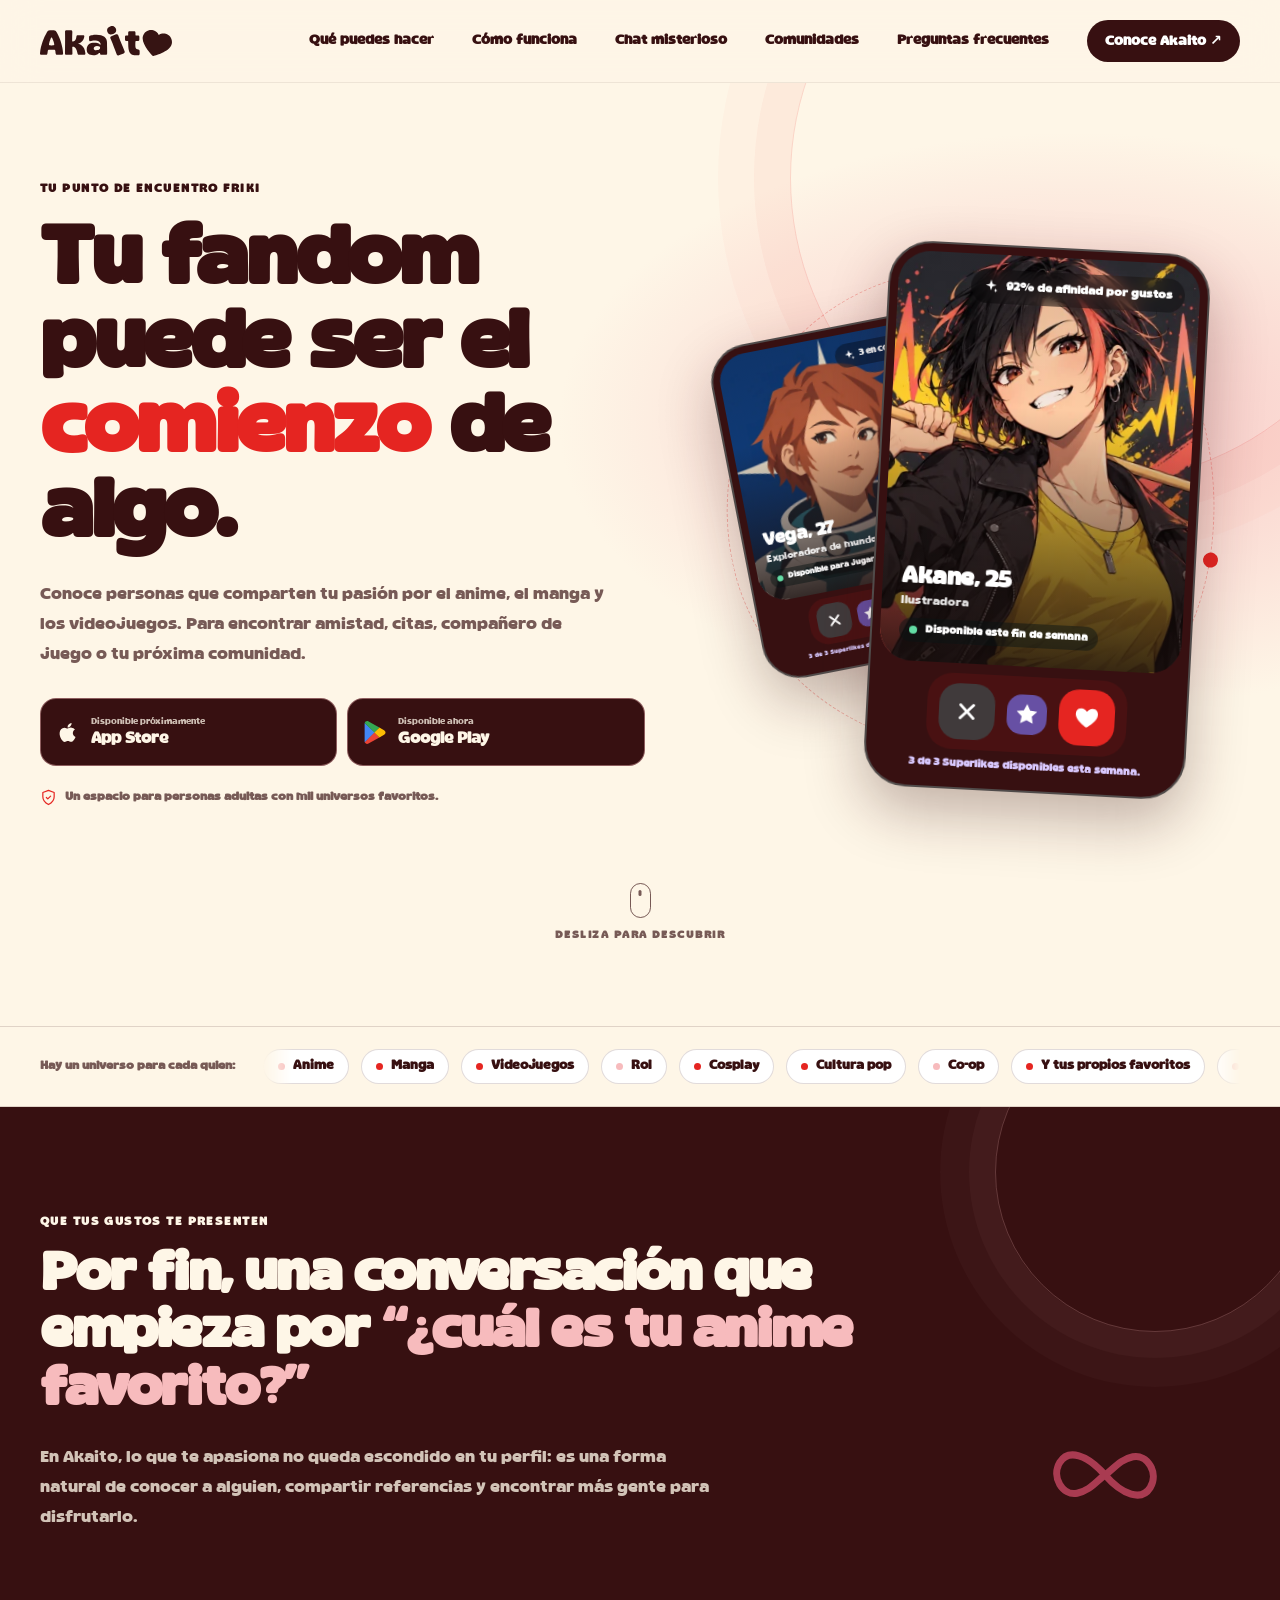
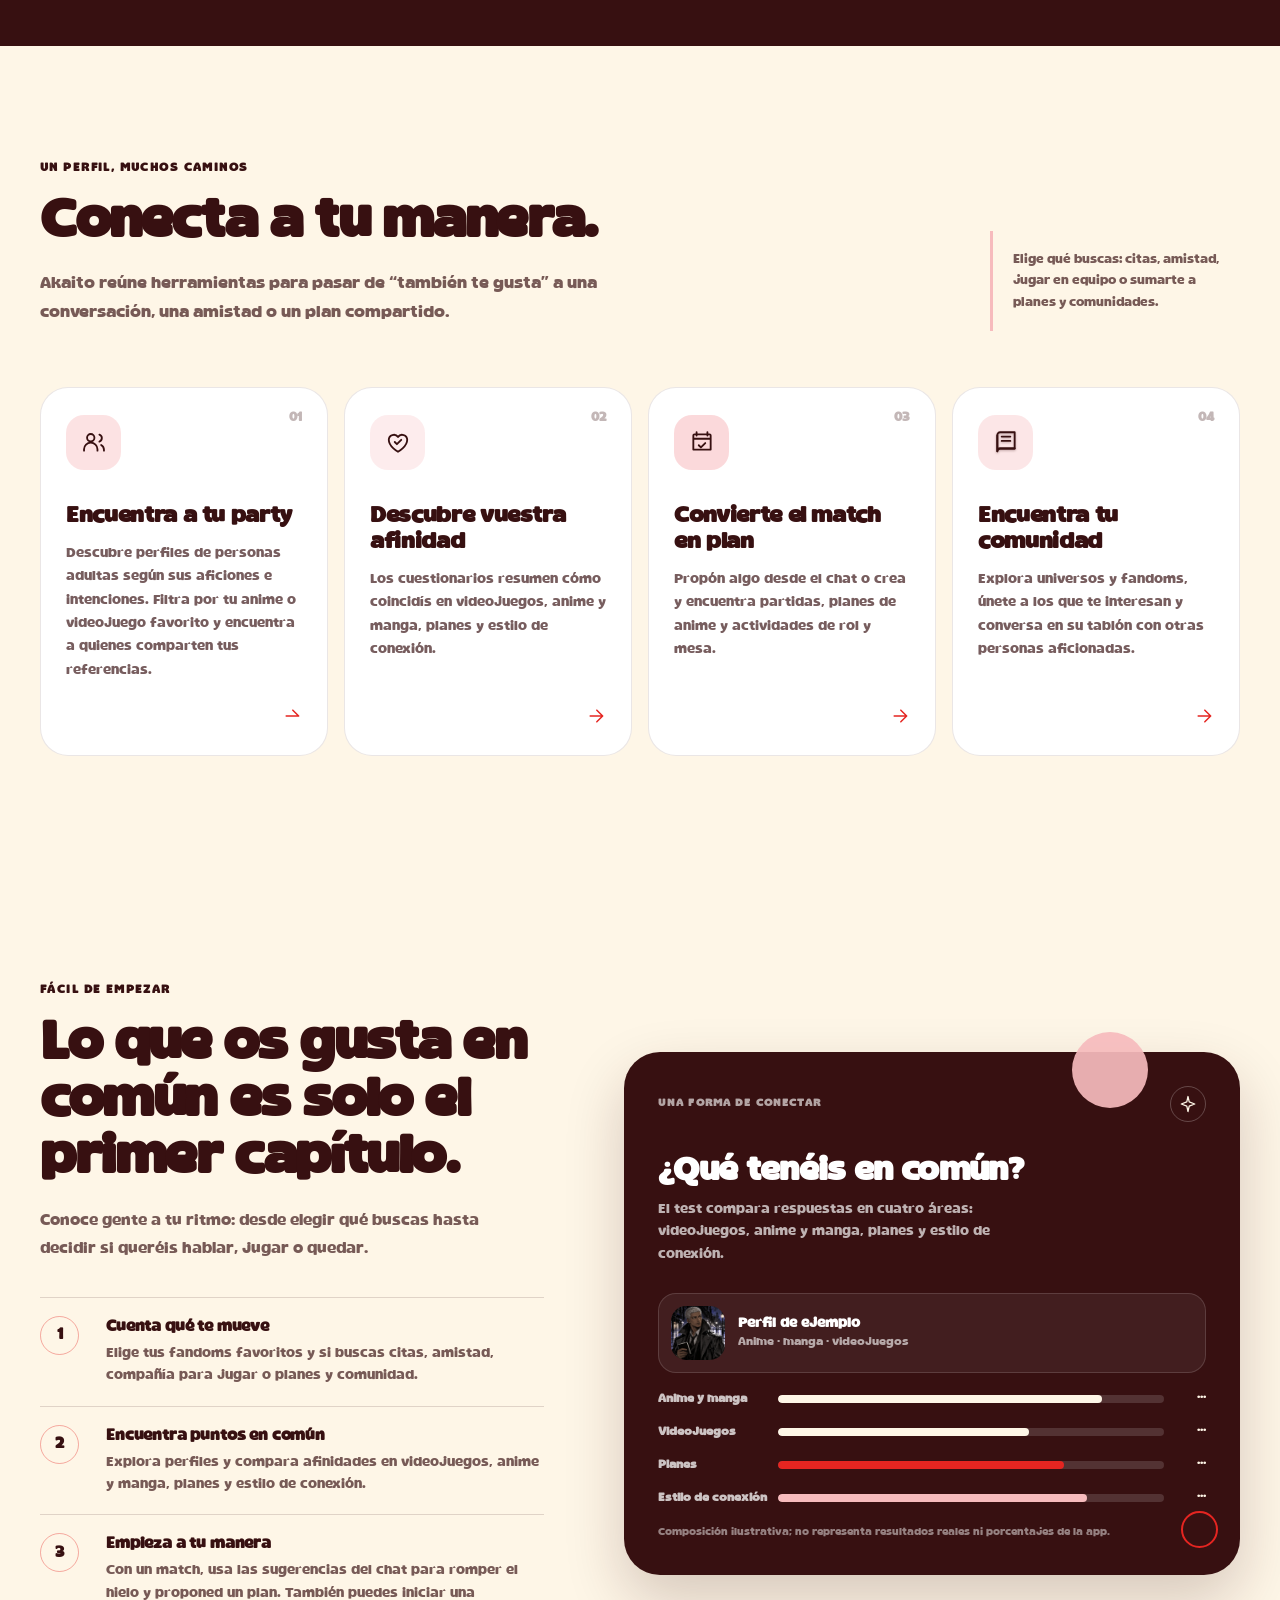
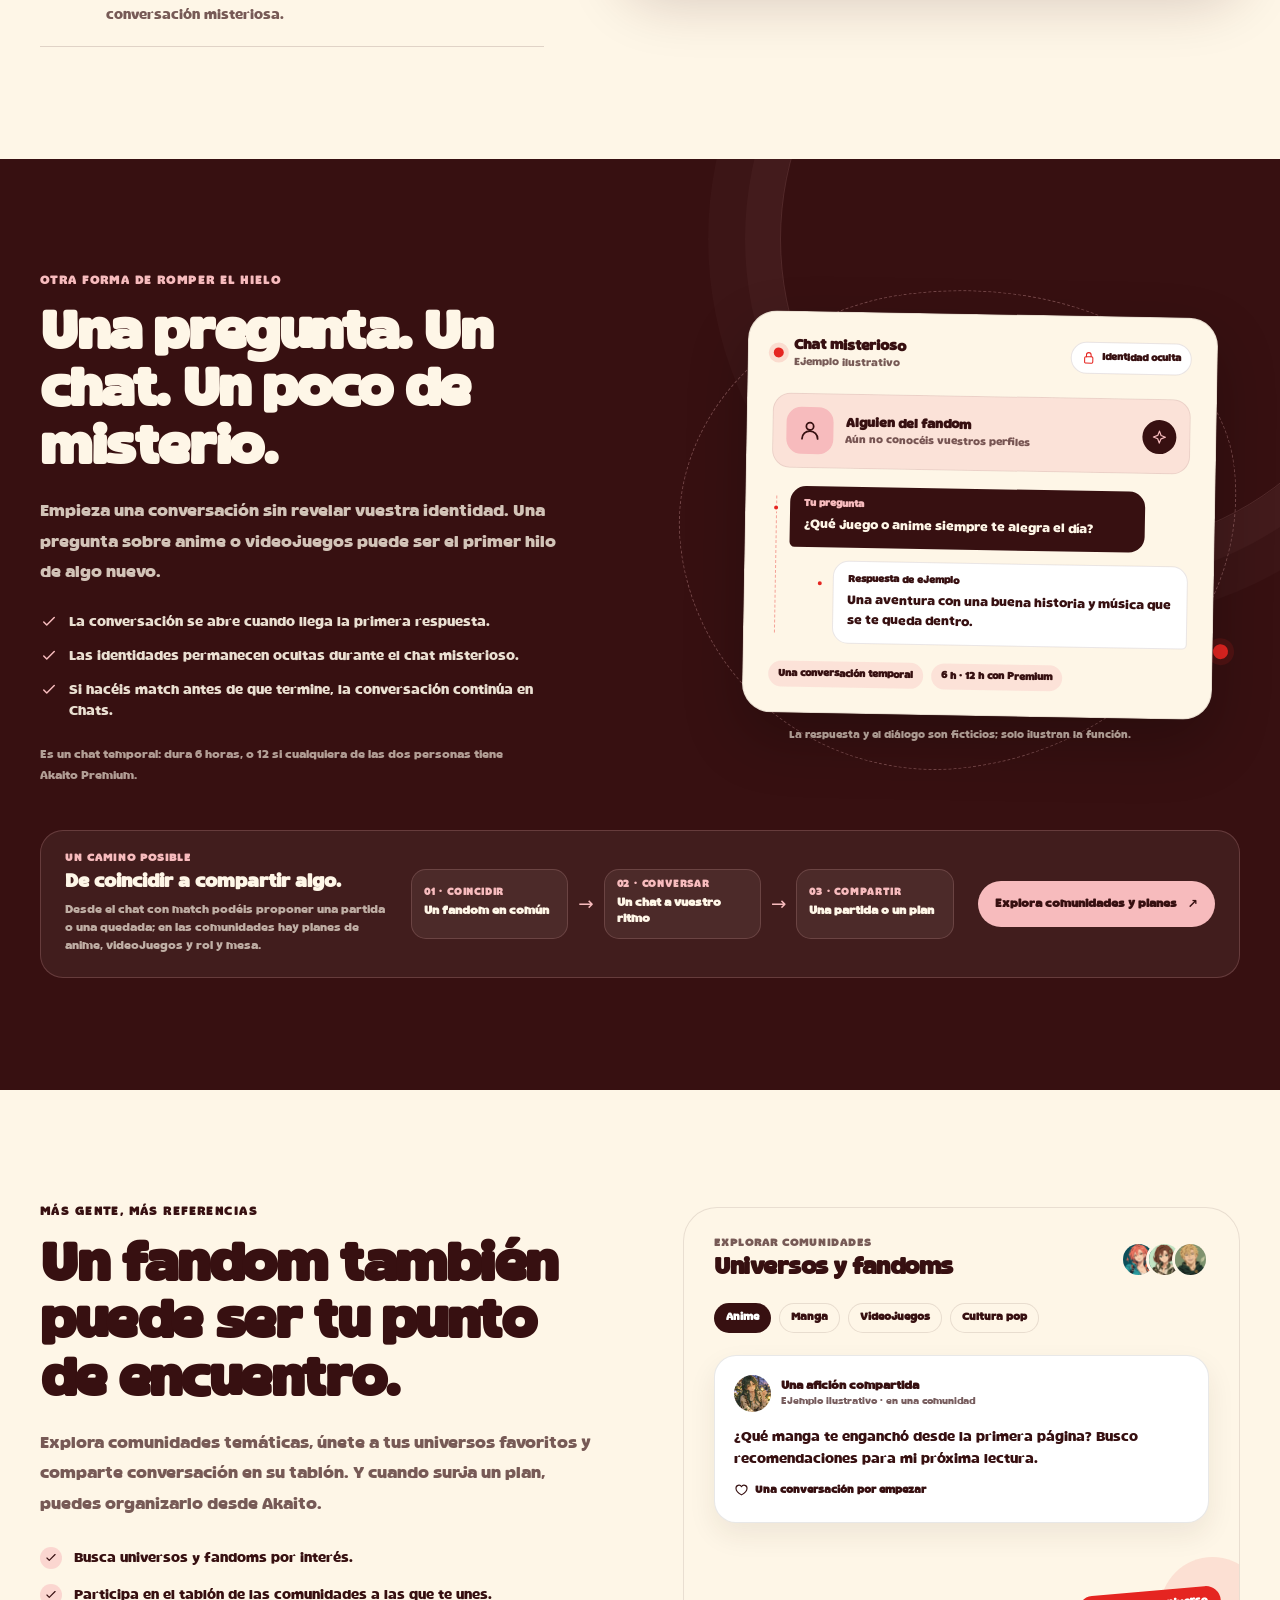
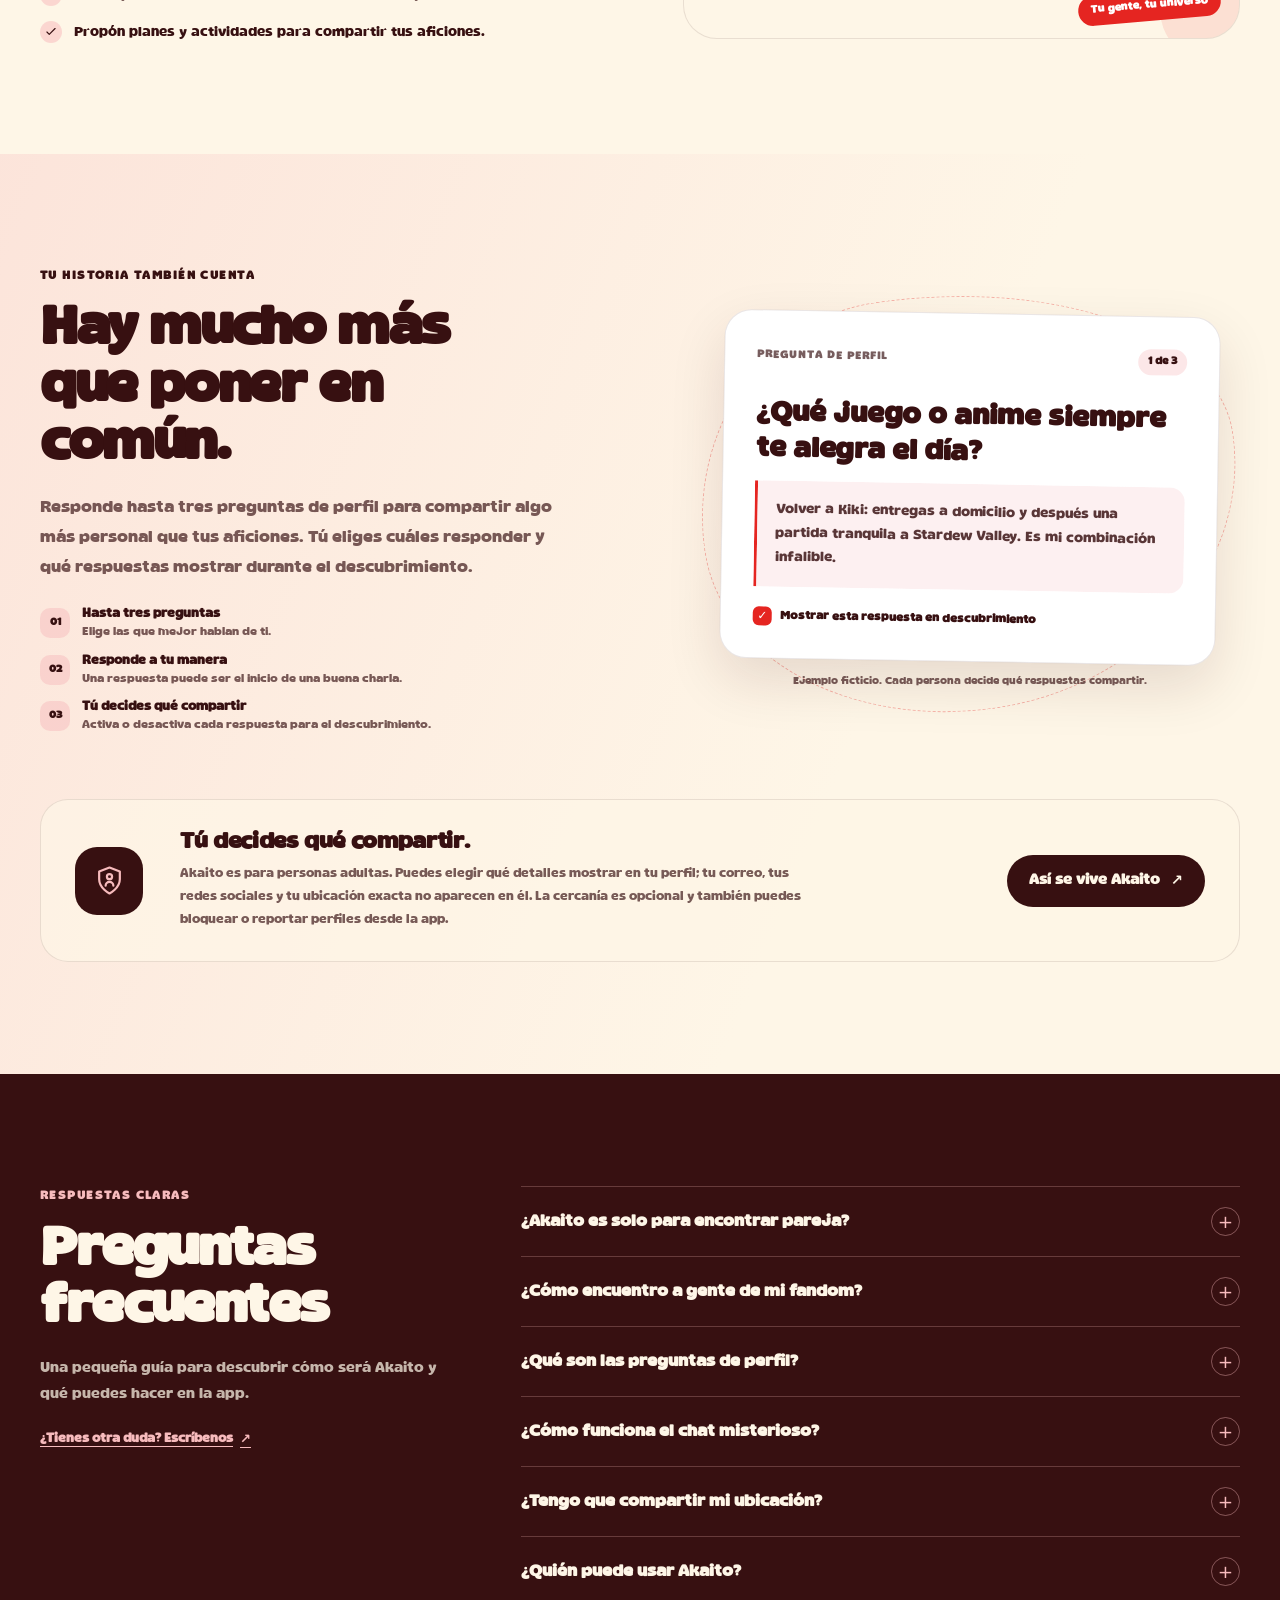
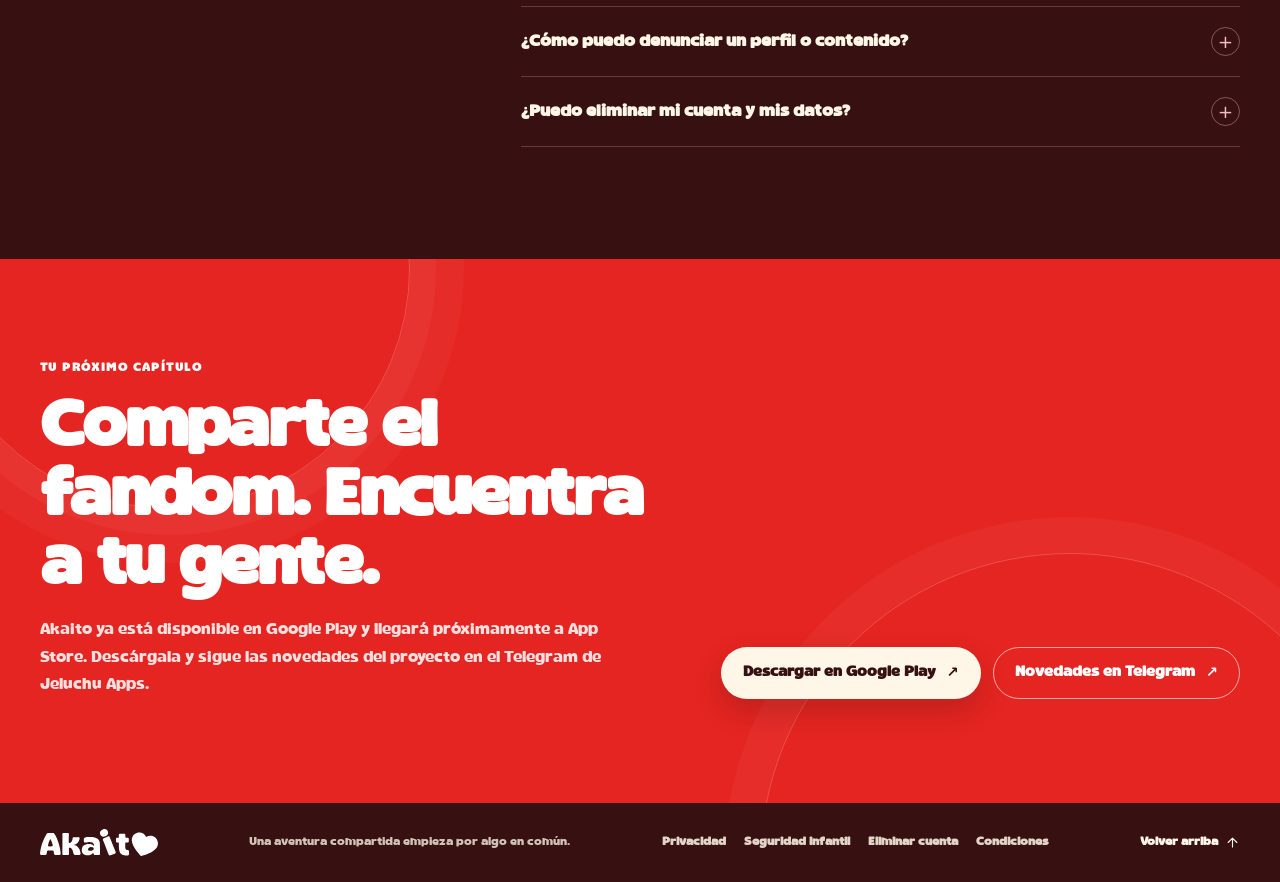
<file: index.html>
<!doctype html>
<html lang="es">
<head>
  <meta charset="utf-8">
  <meta name="viewport" content="width=device-width, initial-scale=1">
  <meta name="theme-color" content="#FEF6E7">
  <meta name="description" content="Akaito conecta a personas adultas que comparten su pasión por el anime, el manga y los videojuegos. Descubre afinidades, chats misteriosos, comunidades y planes.">
  <meta property="og:title" content="Akaito — Tu fandom puede ser el comienzo de algo">
  <meta property="og:description" content="Conoce gente que comparte tus universos favoritos. Descubre afinidades, chats misteriosos, partidas y comunidades.">
  <meta property="og:site_name" content="Akaito">
  <meta property="og:type" content="website">
  <meta property="og:locale" content="es_ES">
  <meta property="og:url" content="https://akaito.jeluchu.com/">
  <meta property="og:image" content="https://akaito.jeluchu.com/images/akaito-social-preview.png">
  <meta property="og:image:type" content="image/png">
  <meta property="og:image:width" content="1200">
  <meta property="og:image:height" content="630">
  <meta property="og:image:alt" content="Akaito: comparte anime, manga y videojuegos">
  <meta name="twitter:card" content="summary_large_image">
  <link rel="canonical" href="https://akaito.jeluchu.com/">
  <title>Akaito — Tu fandom puede ser el comienzo de algo</title>
  <link rel="icon" href="images/favicon.png" type="image/png" sizes="512x512">
  <style>
    @font-face {
      font-family: "Gogia";
      src: url("branding/fonts/Gogia.ttf") format("truetype");
      font-style: normal;
      font-weight: 400;
      font-display: swap;
    }
    :root {
      color-scheme: light;
      --red: #E52521;
      --red-dark: #371011;
      --wine: #371011;
      --pink: #F7BBBD;
      --cream: #FEF6E7;
      --cream-light: #FEF6E7;
      --paper: #FEF6E7;
      --charcoal: #371011;
      --deep: #371011;
      --muted: rgba(55,16,17,.68);
      --accent-cool: #E52521;
      --accent-warm: #F7BBBD;
      --line: rgba(55,16,17,.15);
      --display: "Gogia", system-ui, sans-serif;
      --body: "Gogia", system-ui, sans-serif;
      --width: 1200px;
    }
    *,*::before,*::after { box-sizing: border-box; }
    html { scroll-behavior: smooth; scroll-padding-top: 88px; }
    body { margin: 0; background: var(--paper); color: var(--charcoal); font-family: var(--body); -webkit-font-smoothing: antialiased; text-rendering: optimizeLegibility; }
    body.menu-open { overflow: hidden; }
    img { display: block; max-width: 100%; }
    a { color: inherit; }
    button { font: inherit; }
    .container { width: calc(100% - 48px); max-width: 1120px; max-width: var(--width); margin-left: auto; margin-right: auto; margin-inline: auto; }
    .section { padding: 112px 0; }
    h1,h2,h3,p { margin-top: 0; }
    h1,h2,h3 { font-family: var(--display); }
    h1,h2 { letter-spacing: -.025em; }
    h1 { max-width: 690px; margin: 24px 0 22px; font-size: clamp(3.4rem,6.7vw,6.35rem); font-weight: 850; line-height: .98; }
    h1 em { color: var(--red); font-style: normal; }
    h2 { margin: 18px 0; font-size: clamp(2.5rem,4.4vw,4.45rem); font-weight: 820; line-height: 1.02; }
    h3 { margin-bottom: 12px; font-size: 1.45rem; font-weight: 800; letter-spacing: -.015em; line-height: 1.12; }
    .eyebrow { display: inline-flex; align-items: center; color: var(--red-dark); font-size: .74rem; font-weight: 800; letter-spacing: .12em; line-height: 1.3; text-transform: uppercase; }
    .lead { max-width: 570px; color: var(--muted); font-size: clamp(1rem,1.35vw,1.18rem); line-height: 1.75; }
    .section-intro { max-width: 640px; margin-bottom: 48px; }
    .section-intro p { color: var(--muted); font-size: 1.04rem; line-height: 1.75; }
    .sr-only { position: absolute; width: 1px; height: 1px; padding: 0; margin: -1px; overflow: hidden; clip: rect(0,0,0,0); white-space: nowrap; border: 0; }
    .skip-link { position: fixed; z-index: 100; top: 12px; left: 12px; padding: 12px 16px; transform: translateY(-150%); border-radius: 999px; background: var(--charcoal); color: white; font-weight: 700; }
    .skip-link:focus { transform: translateY(0); }
    :focus-visible { outline: 3px solid var(--accent-cool); outline-offset: 4px; }

    /* Header */
    .site-header { position: sticky; z-index: 20; top: 0; border-bottom: 1px solid rgba(55,16,17,.08); background: rgba(254,246,231,.9); backdrop-filter: blur(18px); }
    .header-inner { display: flex; min-height: 82px; align-items: center; justify-content: space-between; gap: 24px; }
    .brand { display: inline-flex; align-items: center; gap: 10px; text-decoration: none; }
    .brand img { width: 132px; height: auto; border-radius: 0; }
    .site-nav { display: flex; align-items: center; }
    .site-nav > a + a { margin-left: 20px; margin-left: clamp(18px,3vw,38px); }
    .site-nav a { color: var(--wine); font-size: .89rem; font-weight: 680; text-decoration: none; transition: color .2s ease; }
    .site-nav a:hover { color: var(--red-dark); }
    .site-nav .nav-cta { padding: 12px 18px; border-radius: 999px; background: var(--charcoal); color: white; }
    .site-nav .nav-cta:hover { background: var(--red-dark); color: white; }
    .menu-toggle { display: none; width: 46px; height: 46px; place-items: center; border: 1px solid var(--line); border-radius: 50%; background: var(--paper); color: var(--charcoal); cursor: pointer; transition: background-color .22s ease,border-color .22s ease,transform .22s ease; }
    .menu-toggle:hover { transform: scale(1.04); }
    .menu-toggle svg { width: 24px; height: 24px; overflow: visible; }
    .menu-toggle .menu-line,.menu-toggle .menu-close { transform-box: view-box; transform-origin: 50% 50%; transition: transform .22s cubic-bezier(.2,.7,.2,1),opacity .16s ease; }
    .menu-toggle .menu-close { opacity: 0; transform: rotate(-45deg) scale(.7); }
    .menu-toggle[aria-expanded="true"] { border-color: rgba(229,37,33,.34); background: var(--pink); }
    .menu-toggle[aria-expanded="true"] .menu-line { opacity: 0; transform: scale(.7); }
    .menu-toggle[aria-expanded="true"] .menu-close { opacity: 1; transform: rotate(0) scale(1); }
    .menu-toggle:focus-visible { outline: 2px solid var(--red-dark); outline-offset: 3px; }

    /* Hero */
    .hero { position: relative; overflow: hidden; padding: 76px 0 82px; background: radial-gradient(ellipse at 84% 36%,rgba(247,187,189,.82),transparent 34%),var(--cream-light); }
    .hero::before { position: absolute; top: -210px; right: -120px; width: 610px; height: 610px; border: 1px solid rgba(229,37,33,.16); border-radius: 50%; content: ""; box-shadow: 0 0 0 36px rgba(229,37,33,.035),0 0 0 72px rgba(229,37,33,.025); }
    .hero-grid { position: relative; z-index: 1; display: grid; min-height: 565px; grid-template-columns: 1.05fr .95fr; align-items: center; gap: 48px; }
    .hero-copy { padding: 20px 0 42px; }
    .hero-copy h1 span { display: block; }
    .hero-copy .lead { margin-bottom: 28px; }
    .button { display: inline-flex; min-height: 52px; align-items: center; justify-content: center; gap: 11px; padding: 0 21px; border: 1px solid transparent; border-radius: 999px; font-size: .91rem; font-weight: 760; text-decoration: none; transition: transform .22s ease,box-shadow .22s ease,background .22s ease,color .22s ease; }
    .button:hover { transform: translateY(-3px); }
    .button svg { width: 17px; height: 17px; }
    .button-dark { background: var(--charcoal); color: var(--cream-light); }
    .button-dark:hover { background: var(--deep); }
    .scroll-cue { position: relative; z-index: 2; display: flex; width: max-content; align-items: center; flex-direction: column; gap: 10px; margin: 22px auto 0; color: var(--muted); font-size: .71rem; font-weight: 720; letter-spacing: .13em; line-height: 1.4; text-align: center; text-decoration: none; text-transform: uppercase; transition: color .2s ease; }
    .scroll-cue:hover { color: var(--red-dark); }
    .scroll-cue-icon { position: relative; display: block; width: 21px; height: 35px; border: 1.7px solid currentColor; border-radius: 999px; }
    .scroll-cue-icon::before { position: absolute; top: 6px; left: 50%; width: 3px; height: 6px; border-radius: 999px; background: currentColor; content: ""; transform: translateX(-50%); animation: scroll-cue-wheel 1.5s cubic-bezier(.5,0,.5,1) infinite; }
    @keyframes scroll-cue-wheel { 0% { opacity: 1; transform: translate(-50%,0); } 70% { opacity: 0; transform: translate(-50%,9px); } 100% { opacity: 0; transform: translate(-50%,0); } }
    .adult-note { display: flex; align-items: center; gap: 8px; margin-top: 23px; color: var(--muted); font-size: .78rem; font-weight: 620; }
    .adult-note svg { width: 17px; height: 17px; color: var(--red); }
    .store-links { display: flex; flex-wrap: wrap; gap: 10px; margin-top: 20px; }
    .store-button { display: inline-flex; flex: 1 1 160px; min-width: 0; min-height: 68px; align-items: center; justify-content: flex-start; gap: 11px; padding: 10px 14px; border: 1px solid rgba(247,187,189,.45); border-radius: 16px; background: var(--wine); color: var(--cream-light); text-align: left; }
    a.store-button { text-decoration: none; transition: transform .2s ease, border-color .2s ease; }
    a.store-button:hover { transform: translateY(-2px); border-color: var(--red); }
    .store-button:disabled { cursor: default; opacity: 1; }
    .store-button svg { width: 25px; height: 25px; flex: 0 0 auto; }
    .store-button-copy small { display: block; margin-bottom: 3px; color: rgba(254,246,231,.76); font-size: .59rem; line-height: 1.2; }
    .store-button-copy strong { display: block; font-family: var(--display); font-size: 1rem; line-height: 1.15; }
    .hero-art { position: relative; width: min(100%,540px); min-height: 565px; justify-self: end; perspective: 1100px; }
    .art-orbit { position: absolute; inset: 7% 4% 6% 5%; border: 1px dashed rgba(229,37,33,.3); border-radius: 48% 52% 43% 57% / 50% 44% 56% 50%; transform: rotate(-12deg); }
    .art-orbit::before,.art-orbit::after { position: absolute; width: 11px; height: 11px; border-radius: 50%; background: var(--accent-warm); content: ""; }
    .art-orbit::before { top: 8%; left: 27%; }
    .art-orbit::after { right: 3%; bottom: 29%; width: 15px; height: 15px; background: var(--accent-cool); }
    .hero-stage { position: absolute; inset: 0; transform: rotateX(var(--tilt-y,0deg)) rotateY(var(--tilt-x,0deg)); transform-style: preserve-3d; transition: transform .28s ease-out; }
    .profile-card { position: absolute; overflow: hidden; border: 2px solid #504B4A; border-radius: 38px; background: var(--wine); box-shadow: 0 24px 58px rgba(55,16,17,.3); }
    .profile-card img { width: 100%; height: 100%; object-fit: cover; }
    .profile-main { position: absolute; z-index: 2; top: 20px; right: 42px; width: 322px; padding: 8px; overflow: hidden; border-radius: 43px; transform: rotate(3deg); animation: card-float 6s ease-in-out infinite; }
    .profile-visual { position: relative; height: 410px; overflow: hidden; border-radius: 32px; background: var(--deep); }
    .profile-visual > img { width: 100%; height: 100%; object-fit: cover; object-position: center 25%; }
    .profile-back { z-index: 1; top: 100px; right: 279px; width: 226px; padding: 7px; transform: rotate(-11deg); animation: card-float 7s ease-in-out -1.2s infinite; }
    .profile-back .profile-visual { height: 250px; border-radius: 28px; }
    .profile-shade { position: absolute; inset: 0; background: linear-gradient(180deg,rgba(13,20,33,.12) 0%,transparent 37%,rgba(23,13,12,.86) 100%); }
    .profile-meta { position: absolute; right: 19px; bottom: 19px; left: 19px; color: white; }
    .profile-meta strong { display: block; font-family: var(--display); font-size: 1.52rem; letter-spacing: -.02em; }
    .profile-meta p { margin: 5px 0 0; color: rgba(255,255,255,.9); font-size: .72rem; font-weight: 570; }
    .profile-availability { display: inline-flex; align-items: center; gap: 8px; max-width: 100%; margin-top: 10px; padding: 5px 10px; border-radius: 999px; background: rgba(10,20,19,.48); color: #fff; font-size: .68rem; font-weight: 750; line-height: 1.25; }
    .profile-availability::before { width: 8px; height: 8px; flex: 0 0 8px; border-radius: 50%; background: #63DDA5; content: ""; }
    .profile-match { position: absolute; z-index: 2; top: 15px; right: 15px; display: inline-flex; align-items: center; gap: 7px; max-width: calc(100% - 30px); padding: 9px 12px; border-radius: 18px; background: rgba(0,0,0,.34); color: white; font-size: .78rem; font-weight: 800; backdrop-filter: blur(9px); }
    .profile-match svg { width: 16px; height: 16px; flex: 0 0 auto; }
    .profile-footer { display: flex; flex-direction: column; align-items: center; gap: 8px; padding: 10px 10px 8px; background: var(--wine); }
    .profile-action-tray { display: flex; align-items: center; justify-content: center; gap: 12px; padding: 10px 12px; border-radius: 25px; background: rgba(229,37,33,.1); }
    .profile-actions { display: flex; align-items: center; justify-content: center; gap: 12px; }
    .profile-action { display: grid; width: 56px; height: 56px; place-items: center; border: 0; border-radius: 20px; color: white; font-family: var(--body); font-size: 1.9rem; font-weight: 500; line-height: 1; }
    .profile-action.pass { background: #403A3B; }
    .profile-action.superlike { width: 40px; height: 40px; border-radius: 15px; background: #6750A4; font-size: 1.45rem; }
    .profile-action.like { background: var(--red); font-size: 1.7rem; }
    .profile-action svg { width: 26px; height: 26px; }
    .profile-quota { margin: 0; color: #D9C9FF; font-size: .67rem; font-weight: 800; line-height: 1.35; text-align: center; }
    .profile-back .profile-footer { gap: 5px; padding: 6px 4px 5px; }
    .profile-back .profile-action-tray { gap: 7px; padding: 6px 8px; border-radius: 18px; }
    .profile-back .profile-actions { gap: 7px; }
    .profile-back .profile-action { width: 34px; height: 34px; border-radius: 12px; font-size: 1.2rem; }
    .profile-back .profile-action.superlike { width: 26px; height: 26px; border-radius: 9px; font-size: .95rem; }
    .profile-back .profile-action svg { width: 17px; height: 17px; }
    .profile-back .profile-quota { font-size: .4rem; }
    .profile-back .profile-meta { right: 12px; bottom: 13px; left: 12px; }
    .profile-back .profile-meta strong { font-size: 1.12rem; }
    .profile-back .profile-meta p { font-size: .6rem; }
    .profile-back .profile-availability { gap: 5px; margin-top: 6px; padding: 4px 7px; font-size: .48rem; }
    .profile-back .profile-availability::before { width: 6px; height: 6px; flex-basis: 6px; }
    .profile-back .profile-match { top: 10px; right: 10px; gap: 4px; padding: 6px 8px; border-radius: 13px; font-size: .58rem; }
    .profile-back .profile-match svg { width: 12px; height: 12px; }

    /* Scrolling interests */
    .interest-strip { overflow: hidden; padding: 22px 0; border-top: 1px solid var(--line); border-bottom: 1px solid var(--line); background: var(--paper); }
    .interest-inner { display: grid; grid-template-columns: max-content minmax(0,1fr); align-items: center; gap: 28px; }
    .interest-caption { flex: 0 0 auto; color: var(--muted); font-size: .78rem; font-weight: 720; }
    .interest-marquee { min-width: 0; overflow: hidden; mask-image: linear-gradient(90deg,transparent 0,#000 3%,#000 97%,transparent 100%); }
    .interest-track { display: flex; width: max-content; align-items: center; animation: ticker 34s linear infinite; will-change: transform; }
    .interest-group { display: flex; flex: 0 0 auto; align-items: center; gap: 12px; padding-right: 12px; }
    .interest-marquee:hover .interest-track,.interest-marquee:focus-within .interest-track { animation-play-state: paused; }
    .interest-pill { display: inline-flex; align-items: center; gap: 8px; padding: 10px 14px; border: 1px solid var(--line); border-radius: 999px; background: white; font-size: .79rem; font-weight: 730; white-space: nowrap; }
    .interest-pill::before { width: 7px; height: 7px; border-radius: 50%; background: var(--red); content: ""; }
    .interest-pill:nth-child(3n)::before { background: var(--accent-cool); }
    .interest-pill:nth-child(3n + 1)::before { background: var(--accent-warm); }

    /* Brand statement */
    .manifesto { position: relative; overflow: hidden; padding: 105px 0 112px; background: var(--charcoal); color: var(--cream-light); }
    .manifesto::after { position: absolute; top: -95px; right: -35px; width: 320px; height: 320px; border: 1px solid rgba(247,187,189,.24); border-radius: 50%; box-shadow: 0 0 0 26px rgba(247,187,189,.035),0 0 0 55px rgba(247,187,189,.025); content: ""; }
    .manifesto .container { position: relative; z-index: 1; }
    .manifesto .eyebrow { color: var(--cream); }
    .manifesto h2 { max-width: 900px; margin-bottom: 24px; }
    .manifesto h2 em { color: var(--pink); font-style: normal; }
    .manifesto p { max-width: 680px; margin-bottom: 0; color: rgba(254,246,231,.78); font-size: 1.04rem; line-height: 1.8; }
    .manifesto-threads { position: absolute; right: 5%; bottom: -16px; width: 150px; opacity: .84; transform: rotate(-12deg); }

    /* Features */
    .features { background: var(--paper); }
    .features-head { display: flex; align-items: end; justify-content: space-between; gap: 48px; margin-bottom: 42px; }
    .features-head .section-intro { margin-bottom: 0; }
    .features-head .side-note { max-width: 250px; padding: 18px 20px; border-left: 3px solid var(--pink); color: var(--muted); font-size: .84rem; line-height: 1.6; }
    .features-grid { display: grid; grid-template-columns: repeat(4,1fr); gap: 16px; }
    .feature-card { position: relative; display: flex; min-height: 310px; flex-direction: column; padding: 27px 25px 24px; overflow: hidden; border: 1px solid rgba(55,16,17,.1); border-radius: 28px; background: white; transition: transform .25s ease,box-shadow .25s ease,border-color .25s ease; }
    .feature-card:hover { transform: translateY(-7px); border-color: rgba(229,37,33,.4); box-shadow: 0 18px 38px rgba(55,16,17,.09); }
    .feature-number { position: absolute; top: 23px; right: 25px; color: rgba(55,16,17,.3); font-family: var(--display); font-size: .8rem; font-weight: 850; }
    .feature-icon { display: grid; width: 55px; height: 55px; margin-bottom: 34px; place-items: center; border-radius: 18px; background: rgba(247,187,189,.42); color: var(--wine); }
    .feature-card:nth-child(2) .feature-icon { background: rgba(247,187,189,.28); color: var(--wine); }
    .feature-card:nth-child(3) .feature-icon { background: rgba(247,187,189,.55); color: var(--wine); }
    .feature-card:nth-child(4) .feature-icon { background: rgba(247,187,189,.36); color: var(--wine); }
    .feature-card:nth-child(4) .feature-icon svg { filter: drop-shadow(0 1px 1px rgba(55,16,17,.3)); }
    .feature-icon svg { width: 26px; height: 26px; }
    .feature-card p { margin: 0; color: var(--muted); font-size: .86rem; line-height: 1.7; }
    .feature-arrow { align-self: flex-end; margin-top: auto; padding-top: 24px; color: var(--red); }
    .feature-arrow svg { width: 20px; height: 20px; }

    /* Three steps and affinity */
    .how { overflow: hidden; background: var(--cream-light); }
    .how-grid { display: grid; grid-template-columns: .9fr 1.1fr; align-items: center; gap: 80px; }
    .how-copy h2 { max-width: 520px; }
    .how-copy > p { max-width: 490px; color: var(--muted); font-size: 1rem; line-height: 1.75; }
    .steps { display: grid; margin-top: 34px; }
    .step { display: grid; grid-template-columns: 49px 1fr; gap: 17px; padding: 18px 0; border-top: 1px solid rgba(55,16,17,.15); }
    .step:last-child { border-bottom: 1px solid rgba(55,16,17,.15); }
    .step-index { display: grid; width: 39px; height: 39px; place-items: center; border: 1px solid rgba(229,37,33,.37); border-radius: 50%; color: var(--wine); font-family: var(--display); font-weight: 850; }
    .step h3 { margin: 3px 0 6px; font-family: var(--body); font-size: 1rem; letter-spacing: -.01em; }
    .step p { margin-bottom: 0; color: var(--muted); font-size: .85rem; line-height: 1.65; }
    .affinity-board { position: relative; min-height: 490px; padding: 34px; border-radius: 36px; background: var(--charcoal); color: white; box-shadow: 0 25px 60px rgba(55,16,17,.2); }
    .affinity-board::before { position: absolute; top: -20px; right: 15%; width: 76px; height: 76px; border-radius: 50%; background: var(--pink); content: ""; opacity: .92; }
    .affinity-board::after { position: absolute; right: 22px; bottom: 27px; width: 37px; height: 37px; border: 2px solid var(--red); border-radius: 50%; content: ""; }
    .board-top { display: flex; align-items: center; justify-content: space-between; gap: 16px; }
    .board-top small { color: rgba(255,255,255,.62); font-size: .7rem; font-weight: 800; letter-spacing: .1em; text-transform: uppercase; }
    .board-spark { display: grid; width: 36px; height: 36px; place-items: center; border: 1px solid rgba(255,255,255,.23); border-radius: 50%; color: var(--cream); }
    .board-spark svg { width: 18px; height: 18px; }
    .board-title { margin: 31px 0 8px; font-family: var(--display); font-size: 2.1rem; font-weight: 820; letter-spacing: -.02em; }
    .board-desc { max-width: 350px; margin-bottom: 26px; color: rgba(255,255,255,.68); font-size: .86rem; line-height: 1.65; }
    .affinity-person { display: flex; align-items: center; gap: 13px; padding: 12px; border: 1px solid rgba(255,255,255,.14); border-radius: 18px; background: rgba(255,255,255,.06); }
    .affinity-person img { width: 54px; height: 54px; flex: 0 0 auto; border-radius: 15px; object-fit: cover; }
    .affinity-person strong { display: block; font-size: .89rem; }
    .affinity-person span span { display: block; margin-top: 4px; color: rgba(255,255,255,.62); font-size: .73rem; }
    .affinity-bar-row { display: grid; grid-template-columns: 110px 1fr 32px; align-items: center; gap: 10px; margin-top: 20px; color: rgba(255,255,255,.75); font-size: .75rem; font-weight: 680; }
    .affinity-track { height: 8px; overflow: hidden; border-radius: 99px; background: rgba(255,255,255,.14); }
    .affinity-fill { height: 100%; border-radius: inherit; background: var(--cream); transform-origin: left; animation: grow-bar 1.3s cubic-bezier(.2,.75,.2,1) both; }
    .affinity-bar-row:nth-of-type(5) .affinity-fill { background: var(--red); }
    .affinity-bar-row:nth-of-type(6) .affinity-fill { background: var(--pink); }
    .affinity-percent { color: var(--cream); font-size: .7rem; text-align: right; }
    .board-footnote { margin: 20px 0 0; color: rgba(255,255,255,.48); font-size: .67rem; line-height: 1.5; }

    /* Mystery chat */
    .mystery { position: relative; isolation: isolate; overflow: hidden; background: var(--wine); color: var(--cream-light); }
    .mystery::before { position: absolute; z-index: -1; top: -230px; right: -120px; width: 620px; height: 620px; border: 1px solid rgba(247,187,189,.14); border-radius: 50%; content: ""; box-shadow: 0 0 0 35px rgba(247,187,189,.035),0 0 0 72px rgba(247,187,189,.025); }
    .mystery-grid { display: grid; grid-template-columns: .92fr 1.08fr; align-items: center; gap: 72px; }
    .mystery-copy .eyebrow { color: var(--pink); }
    .mystery-copy h2 { max-width: 560px; color: var(--cream-light); }
    .mystery-copy .lead { margin-bottom: 24px; color: rgba(254,246,231,.78); }
    .mystery-promises { display: grid; gap: 12px; margin: 0; padding: 0; list-style: none; }
    .mystery-promises li { display: flex; align-items: flex-start; gap: 11px; color: rgba(254,246,231,.9); font-size: .88rem; line-height: 1.55; }
    .mystery-promises svg { width: 18px; height: 18px; flex: 0 0 auto; margin-top: 1px; color: var(--pink); }
    .mystery-note { max-width: 500px; margin: 22px 0 0; color: rgba(254,246,231,.62); font-size: .75rem; line-height: 1.7; }
    .mystery-demo-wrap { position: relative; width: min(100%,560px); justify-self: end; padding: 25px; }
    .mystery-orbit { position: absolute; inset: 0; border: 1px dashed rgba(247,187,189,.32); border-radius: 46% 54% 54% 46% / 47% 44% 56% 53%; transform: rotate(-7deg); animation: mystery-orbit 32s linear infinite; }
    .mystery-orbit::before,.mystery-orbit::after { position: absolute; width: 12px; height: 12px; border-radius: 50%; background: var(--pink); content: ""; }
    .mystery-orbit::before { top: 8%; left: 18%; }
    .mystery-orbit::after { right: 5%; bottom: 16%; width: 15px; height: 15px; background: var(--red); box-shadow: 0 0 0 6px rgba(229,37,33,.14); }
    .mystery-demo { position: relative; z-index: 1; width: min(100%,470px); margin-left: auto; padding: 25px; border: 1px solid rgba(55,16,17,.12); border-radius: 29px; background: var(--cream-light); color: var(--wine); box-shadow: 0 25px 60px rgba(0,0,0,.24); transform: rotate(1deg); animation: mystery-float 6s ease-in-out infinite; }
    .mystery-demo-top { display: flex; align-items: center; justify-content: space-between; gap: 12px; }
    .mystery-demo-label { display: flex; min-width: 0; align-items: center; gap: 10px; }
    .mystery-live-dot { width: 10px; height: 10px; flex: 0 0 auto; border-radius: 50%; background: var(--red); box-shadow: 0 0 0 5px rgba(229,37,33,.12); animation: mystery-pulse 2s ease-in-out infinite; }
    .mystery-demo-label strong,.mystery-demo-label small { display: block; }
    .mystery-demo-label strong { font-size: .9rem; }
    .mystery-demo-label small { margin-top: 3px; color: var(--muted); font-size: .68rem; }
    .mystery-lock { display: inline-flex; flex: 0 0 auto; align-items: center; gap: 6px; padding: 8px 10px; border: 1px solid rgba(55,16,17,.11); border-radius: 999px; background: white; color: var(--wine); font-size: .63rem; font-weight: 760; }
    .mystery-lock svg { width: 14px; height: 14px; color: var(--red); }
    .mystery-identity { display: flex; align-items: center; gap: 12px; margin: 24px 0 18px; padding: 13px; border: 1px solid rgba(55,16,17,.08); border-radius: 18px; background: rgba(247,187,189,.34); }
    .mystery-avatar { display: grid; width: 47px; height: 47px; flex: 0 0 auto; place-items: center; border-radius: 15px; background: var(--pink); color: var(--wine); }
    .mystery-avatar svg { width: 25px; height: 25px; }
    .mystery-identity-copy strong,.mystery-identity-copy small { display: block; }
    .mystery-identity-copy strong { font-size: .82rem; }
    .mystery-identity-copy small { margin-top: 4px; color: var(--muted); font-size: .68rem; }
    .mystery-identity-mark { display: grid; width: 34px; height: 34px; flex: 0 0 auto; margin-left: auto; place-items: center; border-radius: 50%; background: var(--wine); color: var(--pink); }
    .mystery-identity-mark svg { width: 16px; height: 16px; }
    .mystery-chat-log { position: relative; display: grid; gap: 13px; padding-left: 19px; }
    .mystery-chat-log::before { position: absolute; top: 10px; bottom: 10px; left: 5px; border-left: 1px dashed rgba(229,37,33,.4); content: ""; }
    .mystery-bubble { position: relative; max-width: 89%; padding: 12px 14px; border-radius: 16px; }
    .mystery-bubble::before { position: absolute; top: 18px; left: -18px; width: 8px; height: 8px; border: 2px solid var(--cream-light); border-radius: 50%; background: var(--red); content: ""; }
    .mystery-bubble-question { border-bottom-left-radius: 5px; background: var(--wine); color: var(--cream-light); }
    .mystery-bubble-answer { justify-self: end; border: 1px solid rgba(55,16,17,.1); border-bottom-right-radius: 5px; background: white; }
    .mystery-bubble small { display: block; margin-bottom: 5px; color: var(--pink); font-size: .63rem; font-weight: 750; }
    .mystery-bubble-answer small { color: var(--red-dark); }
    .mystery-bubble p { margin: 0; font-size: .81rem; line-height: 1.55; }
    .mystery-demo-footer { display: flex; flex-wrap: wrap; gap: 8px; margin-top: 18px; }
    .mystery-demo-footer span { padding: 7px 10px; border-radius: 999px; background: rgba(247,187,189,.34); color: var(--wine); font-size: .64rem; font-weight: 750; }
    .mystery-caption { position: relative; z-index: 1; margin: 14px 0 0; color: rgba(254,246,231,.6); font-size: .66rem; text-align: center; }
    .mystery-next { display: grid; grid-template-columns: .92fr 1.55fr auto; align-items: center; gap: 24px; margin-top: 44px; padding: 22px 24px; border: 1px solid rgba(247,187,189,.2); border-radius: 23px; background: rgba(254,246,231,.055); }
    .mystery-next-intro small { display: block; margin-bottom: 6px; color: var(--pink); font-size: .67rem; font-weight: 800; letter-spacing: .1em; text-transform: uppercase; }
    .mystery-next-intro strong { display: block; font-family: var(--display); font-size: 1.2rem; line-height: 1.2; }
    .mystery-next-intro p { margin: 7px 0 0; color: rgba(254,246,231,.67); font-size: .73rem; line-height: 1.55; }
    .mystery-route { display: grid; grid-template-columns: 1fr auto 1fr auto 1fr; align-items: center; gap: 10px; }
    .mystery-route-step { display: grid; min-height: 70px; align-content: center; gap: 6px; padding: 10px 12px; border: 1px solid rgba(247,187,189,.18); border-radius: 15px; background: rgba(254,246,231,.06); }
    .mystery-route-step small { color: var(--pink); font-size: .62rem; font-weight: 800; letter-spacing: .08em; }
    .mystery-route-step strong { color: var(--cream-light); font-size: .76rem; line-height: 1.3; }
    .mystery-route-arrow { color: var(--pink); font-size: 1.15rem; }
    .mystery-next .button { min-height: 46px; padding-inline: 16px; background: var(--pink); color: var(--wine); font-size: .78rem; white-space: nowrap; }
    .mystery-next .button:hover { background: var(--cream-light); }

    /* Communities */
    .community { padding-bottom: 110px; background: var(--paper); }
    .community-grid { display: grid; grid-template-columns: 1fr 1fr; align-items: center; gap: 86px; }
    .community-copy .lead { margin-bottom: 27px; }
    .community-list { display: grid; gap: 14px; margin: 25px 0 0; padding: 0; list-style: none; }
    .community-list li { display: flex; align-items: flex-start; gap: 12px; color: var(--wine); font-size: .9rem; line-height: 1.6; }
    .check-mark { display: grid; width: 22px; height: 22px; flex: 0 0 auto; place-items: center; border-radius: 50%; background: rgba(247,187,189,.55); color: var(--wine); }
    .check-mark svg { width: 14px; height: 14px; }
    .universe-board { position: relative; min-height: 432px; padding: 30px; overflow: hidden; border: 1px solid rgba(55,16,17,.1); border-radius: 34px; background: var(--cream-light); }
    .universe-board::before { position: absolute; right: -26px; bottom: -24px; width: 105px; height: 105px; border-radius: 50%; background: var(--red); content: ""; opacity: .1; }
    .universe-head { display: flex; align-items: center; justify-content: space-between; gap: 16px; margin-bottom: 22px; }
    .universe-head small { display: block; margin-bottom: 5px; color: var(--muted); font-size: .68rem; font-weight: 800; letter-spacing: .09em; text-transform: uppercase; }
    .universe-head strong { font-family: var(--display); font-size: 1.48rem; font-weight: 830; letter-spacing: -.02em; }
    .universe-avatar-stack { display: flex; }
    .universe-avatar-stack img { width: 37px; height: 37px; border: 3px solid var(--cream-light); border-radius: 50%; object-fit: cover; }
    .universe-avatar-stack img + img { margin-left: -11px; }
    .universe-tags { display: flex; flex-wrap: wrap; gap: 8px; margin-bottom: 22px; }
    .universe-tags span { padding: 8px 11px; border: 1px solid rgba(55,16,17,.11); border-radius: 999px; background: rgba(254,246,231,.78); color: var(--wine); font-size: .7rem; font-weight: 750; }
    .universe-tags span:first-child { border-color: transparent; background: var(--charcoal); color: white; }
    .post-card { position: relative; z-index: 1; padding: 19px; border: 1px solid rgba(31,29,29,.1); border-radius: 22px; background: white; box-shadow: 0 12px 28px rgba(49,35,30,.08); }
    .post-author { display: flex; align-items: center; gap: 10px; }
    .post-author img { width: 37px; height: 37px; border-radius: 50%; object-fit: cover; }
    .post-author strong { display: block; font-size: .76rem; }
    .post-author small { display: block; margin-top: 3px; color: var(--muted); font-size: .65rem; }
    .post-card p { margin: 15px 0 12px; color: var(--wine); font-size: .86rem; line-height: 1.6; }
    .post-reaction { display: inline-flex; align-items: center; gap: 6px; color: var(--red-dark); font-size: .69rem; font-weight: 760; }
    .post-reaction svg { width: 15px; height: 15px; }
    .community-stamp { position: absolute; right: 18px; bottom: 17px; padding: 9px 13px; border-radius: 999px; background: var(--red); color: white; font-size: .68rem; font-weight: 800; transform: rotate(-5deg); }

    /* Profile prompts */
    .profile-prompts { overflow: hidden; background: linear-gradient(112deg,rgba(247,187,189,.3),var(--paper) 66%); }
    .profile-prompts-grid { display: grid; grid-template-columns: .92fr 1.08fr; align-items: center; gap: 76px; }
    .profile-prompts-copy h2 { max-width: 560px; }
    .profile-prompts-copy .lead { margin-bottom: 25px; }
    .prompt-benefits { display: grid; gap: 13px; margin: 0; padding: 0; list-style: none; }
    .prompt-benefits li { display: flex; align-items: flex-start; gap: 12px; color: var(--wine); }
    .prompt-benefits li > span:first-child { display: grid; width: 30px; height: 30px; flex: 0 0 30px; place-items: center; border-radius: 10px; background: rgba(247,187,189,.48); color: var(--red-dark); font-size: .66rem; font-weight: 850; }
    .prompt-benefits strong,.prompt-benefits small { display: block; }
    .prompt-benefits strong { font-size: .79rem; }
    .prompt-benefits small { margin-top: 3px; color: var(--muted); font-size: .73rem; line-height: 1.5; }
    .prompt-demo-wrap { position: relative; width: min(100%,540px); justify-self: end; padding: 22px; }
    .prompt-demo-wrap::before { position: absolute; inset: 0; border: 1px dashed rgba(229,37,33,.32); border-radius: 38% 62% 51% 49% / 53% 43% 57% 47%; content: ""; transform: rotate(-8deg); }
    .prompt-demo-card { position: relative; z-index: 1; padding: clamp(22px,4vw,32px); border: 1px solid rgba(55,16,17,.1); border-radius: 27px; background: white; box-shadow: 0 22px 55px rgba(55,16,17,.12); transform: rotate(1deg); }
    .prompt-demo-top { display: flex; align-items: center; justify-content: space-between; gap: 12px; }
    .prompt-demo-top > span:first-child { color: var(--muted); font-size: .68rem; font-weight: 800; letter-spacing: .09em; text-transform: uppercase; }
    .prompt-count { padding: 7px 10px; border-radius: 999px; background: rgba(247,187,189,.35); color: var(--wine); font-size: .68rem; font-weight: 800; white-space: nowrap; }
    .prompt-question { margin: 27px 0 13px; color: var(--wine); font-family: var(--display); font-size: clamp(1.3rem,2.7vw,1.8rem); font-weight: 800; line-height: 1.25; }
    .prompt-answer { margin: 0; padding: 17px 18px; border-left: 3px solid var(--red); border-radius: 0 15px 15px 0; background: rgba(247,187,189,.22); color: rgba(55,16,17,.83); font-size: .88rem; line-height: 1.7; }
    .prompt-visibility { display: inline-flex; align-items: center; gap: 8px; margin-top: 20px; color: var(--wine); font-size: .73rem; font-weight: 740; }
    .prompt-check { display: grid; width: 19px; height: 19px; flex: 0 0 19px; place-items: center; border-radius: 6px; background: var(--red); color: white; font-size: .75rem; }
    .prompt-caption { position: relative; z-index: 1; margin: 14px 0 0; color: var(--muted); font-size: .68rem; text-align: center; }

    /* Trust and closing */
    .privacy-panel { display: grid; grid-template-columns: 80px 1fr auto; align-items: center; gap: 25px; margin-top: clamp(38px,5vw,64px); padding: 30px 34px; border: 1px solid rgba(55,16,17,.1); border-radius: 28px; background: rgba(254,246,231,.72); }
    .privacy-icon { display: grid; width: 68px; height: 68px; place-items: center; border-radius: 22px; background: var(--wine); color: var(--pink); }
    .privacy-icon svg { width: 31px; height: 31px; }
    .privacy-panel h3 { margin-bottom: 7px; }
    .privacy-panel p { max-width: 630px; margin-bottom: 0; color: var(--muted); font-size: .84rem; line-height: 1.7; }
    .privacy-panel .button { flex: 0 0 auto; }
    .faq { background: var(--wine); color: var(--cream-light); }
    .faq-grid { display: grid; grid-template-columns: .72fr 1.28fr; align-items: start; gap: 76px; }
    .faq-intro { position: sticky; top: 110px; }
    .faq .eyebrow { color: var(--pink); }
    .faq h2 { color: var(--cream-light); }
    .faq-intro p { color: rgba(254,246,231,.72); font-size: .94rem; line-height: 1.75; }
    .faq-contact { display: inline-flex; align-items: center; gap: 7px; margin-top: 8px; color: var(--pink); font-size: .82rem; font-weight: 760; text-underline-offset: 4px; }
    .faq-list { border-top: 1px solid rgba(247,187,189,.25); }
    .faq-list details { border-bottom: 1px solid rgba(247,187,189,.25); }
    .faq-list summary { display: flex; min-height: 69px; align-items: center; justify-content: space-between; gap: 18px; padding: 17px 0; color: var(--cream-light); cursor: pointer; font-family: var(--display); font-size: 1.04rem; font-weight: 760; line-height: 1.35; list-style: none; }
    .faq-list summary::-webkit-details-marker { display: none; }
    .faq-list summary::after { display: grid; width: 29px; height: 29px; flex: 0 0 29px; place-items: center; border: 1px solid rgba(247,187,189,.42); border-radius: 50%; color: var(--pink); content: "+"; font-family: system-ui,sans-serif; font-size: 1.15rem; font-weight: 450; }
    .faq-list details[open] summary::after { content: "−"; }
    .faq-list summary:focus-visible { border-radius: 6px; outline: 2px solid var(--pink); outline-offset: 4px; }
    .faq-answer { max-width: 680px; padding: 0 42px 20px 0; color: rgba(254,246,231,.74); font-size: .83rem; line-height: 1.75; }
    .faq-animated .faq-answer { max-height: 0; overflow: hidden; opacity: 0; transition: max-height .34s cubic-bezier(.22,.7,.3,1), opacity .24s ease; }
    .faq-animated .faq-list details[open] .faq-answer { max-height: none; opacity: 1; }
    .faq-answer p { margin: 0; }
    .faq-answer a { color: var(--pink); text-underline-offset: 3px; }
    .final-cta { position: relative; overflow: hidden; padding: 99px 0 104px; background: var(--red); color: white; }
    .final-cta::before,.final-cta::after { position: absolute; border: 1px solid rgba(255,255,255,.2); border-radius: 50%; content: ""; }
    .final-cta::before { top: -230px; left: -70px; width: 480px; height: 480px; box-shadow: 0 0 0 26px rgba(255,255,255,.04),0 0 0 54px rgba(255,255,255,.03); }
    .final-cta::after { right: -100px; bottom: -370px; width: 620px; height: 620px; box-shadow: 0 0 0 36px rgba(255,255,255,.035); }
    .final-inner { position: relative; z-index: 1; display: flex; align-items: end; justify-content: space-between; gap: 48px; }
    .final-actions { display: flex; flex: 0 0 auto; flex-wrap: wrap; gap: 12px; }
    .final-cta .eyebrow { color: white; }
    .final-cta h2 { max-width: 730px; margin-bottom: 15px; font-size: clamp(2.8rem,5.3vw,5rem); }
    .final-cta p { max-width: 590px; margin-bottom: 0; color: rgba(255,255,255,.86); line-height: 1.7; }
    .final-cta .button { flex: 0 0 auto; background: var(--cream-light); color: var(--charcoal); box-shadow: 0 12px 28px rgba(55,16,17,.22); }
    .final-cta .button:hover { background: var(--pink); }
    .final-cta .button-secondary { border-color: rgba(255,255,255,.6); background: transparent; color: white; box-shadow: none; }
    .final-cta .button-secondary:hover { background: rgba(255,255,255,.12); }
    .site-footer { padding: 26px 0; background: var(--charcoal); color: rgba(254,246,231,.78); }
    .footer-inner { display: flex; align-items: center; justify-content: space-between; gap: 18px; }
    .footer-brand { display: flex; align-items: center; text-decoration: none; }
    .footer-brand img { width: 118px; height: auto; border-radius: 0; filter: brightness(0) invert(1); }
    .footer-inner p { margin: 0; font-size: .73rem; }
    .footer-nav { display: flex; flex-wrap: wrap; align-items: center; gap: 8px 18px; }
    .footer-nav a { color: rgba(254,246,231,.86); font-size: .75rem; font-weight: 650; text-decoration: none; }
    .footer-nav a:hover { color: var(--cream); text-decoration: underline; text-underline-offset: 4px; }
    .back-top { display: inline-flex; align-items: center; gap: 7px; color: var(--cream); font-size: .75rem; font-weight: 720; text-decoration: none; }
    .back-top svg { width: 15px; height: 15px; }

    /* Animation and responsive layouts */
    @keyframes card-float { 0%,100% { translate: 0 0; } 50% { translate: 0 -10px; } }
    @keyframes note-float { 0%,100% { translate: 0 0; } 50% { translate: 0 -7px; } }
    @keyframes mystery-float { 0%,100% { translate: 0 0; } 50% { translate: 0 -8px; } }
    @keyframes mystery-orbit { to { rotate: 353deg; } }
    @keyframes mystery-pulse { 50% { box-shadow: 0 0 0 8px rgba(229,37,33,.04); } }
    @keyframes ticker { from { transform: translateX(0); } to { transform: translateX(-50%); } }
    @keyframes grow-bar { from { scale: 0 1; } to { scale: 1 1; } }
    .js .reveal { opacity: 0; translate: 0 24px; transition: opacity .65s ease,translate .65s cubic-bezier(.2,.7,.2,1); }
    .js .reveal.is-visible { opacity: 1; translate: 0 0; }
    .js .reveal[data-delay="1"] { transition-delay: .09s; }
    .js .reveal[data-delay="2"] { transition-delay: .18s; }
    .js .reveal[data-delay="3"] { transition-delay: .27s; }
    @media (max-width: 1050px) {
      :root { --width: 920px; }
      .hero-grid { grid-template-columns: 1fr .9fr; gap: 12px; }
      .hero-art { transform: scale(.9); transform-origin: center right; }
      .profile-main { right: 28px; }
      .profile-back { right: 180px; }
      .features-grid { grid-template-columns: repeat(2,1fr); }
      .feature-card { min-height: 270px; }
      .how-grid,.community-grid,.mystery-grid { gap: 48px; }
      .profile-prompts-grid { gap: 45px; }
      .faq-grid { gap: 45px; }
      .mystery-next { grid-template-columns: 1fr 1.3fr; }
      .mystery-next .button { grid-column: 1 / -1; justify-self: start; }
      .privacy-panel { grid-template-columns: 68px 1fr; }
      .privacy-panel .button { grid-column: 2; justify-self: start; }
    }
    @media (max-width: 900px) {
      .hero-grid { min-height: unset; grid-template-columns: 1fr; gap: 0; }
      .hero-copy { max-width: 720px; padding: 20px 0 8px; }
      .hero-art { width: min(100%,540px); justify-self: center; transform: scale(.9); transform-origin: center top; margin-bottom: -25px; }
      .profile-back { right: 279px; }
    }
    @media (min-width: 761px) and (max-width: 1100px) {
      .menu-toggle { display: grid; }
      .site-nav { position: fixed; inset: 82px 0 auto; display: flex; flex-direction: column; align-items: stretch; gap: 0; padding: 12px 36px 22px; border-bottom: 1px solid var(--line); background: var(--paper); box-shadow: 0 18px 25px rgba(55,16,17,.08); visibility: hidden; opacity: 0; pointer-events: none; transform: translateY(-10px); transition: opacity .22s ease,transform .26s cubic-bezier(.22,.7,.3,1),visibility 0s linear .26s; }
      .site-nav.open { visibility: visible; opacity: 1; pointer-events: auto; transform: translateY(0); transition-delay: 0s; }
      .site-nav a { margin-left: 0; padding: 15px 5px; border-bottom: 1px solid rgba(55,16,17,.08); }
      .site-nav .nav-cta { margin-top: 13px; padding: 14px 18px; border: 0; text-align: center; }
    }
    @media (max-width: 760px) {
      html { scroll-padding-top: 75px; }
      .container { width: calc(100% - 36px); max-width: 560px; }
      .section { padding: 82px 0; }
      .header-inner { min-height: 72px; }
      .brand img { width: 118px; }
      .menu-toggle { display: grid; }
      .site-nav { position: fixed; inset: 72px 0 auto; display: flex; flex-direction: column; align-items: stretch; gap: 0; padding: 12px 22px 22px; border-bottom: 1px solid var(--line); background: var(--paper); box-shadow: 0 18px 25px rgba(55,16,17,.08); visibility: hidden; opacity: 0; pointer-events: none; transform: translateY(-10px); transition: opacity .22s ease,transform .26s cubic-bezier(.22,.7,.3,1),visibility 0s linear .26s; }
      .site-nav.open { visibility: visible; opacity: 1; pointer-events: auto; transform: translateY(0); transition-delay: 0s; }
      .site-nav a { margin-left: 0; padding: 15px 5px; border-bottom: 1px solid rgba(55,16,17,.08); }
      .site-nav .nav-cta { margin-top: 13px; padding: 14px 18px; border: 0; text-align: center; }
      .hero { padding: 44px 0 63px; }
      .hero-grid { min-height: unset; grid-template-columns: 1fr; gap: 5px; }
      .hero-copy { padding: 10px 0 0; }
      h1 { font-size: clamp(3.15rem,13.3vw,5.3rem); }
      .hero-art { width: min(100%,500px); min-height: 540px; justify-self: center; transform: scale(.88); transform-origin: center top; margin-bottom: -35px; }
      .profile-main { top: 28px; right: clamp(15px,8vw,42px); width: min(318px,calc(100vw - 54px)); }
      .profile-visual { height: 400px; }
      .profile-back { top: 76px; right: auto; left: max(3px,5vw); width: 197px; height: auto; }
      .interest-inner { grid-template-columns: 1fr; gap: 13px; }
      .interest-track { animation-duration: 27s; }
      .manifesto { padding: 80px 0 90px; }
      .manifesto-threads { right: -4px; bottom: -18px; width: 104px; }
      .features-head { display: block; }
      .features-head .side-note { max-width: 420px; margin: 25px 0 0 2px; }
      .features-grid { gap: 12px; }
      .feature-card { min-height: 295px; padding: 21px 19px 20px; border-radius: 23px; }
      .feature-icon { width: 49px; height: 49px; margin-bottom: 27px; border-radius: 15px; }
      .feature-card h3 { font-size: 1.23rem; }
      .feature-card p { font-size: .82rem; }
      .how-grid,.community-grid,.mystery-grid { grid-template-columns: 1fr; gap: 44px; }
      .profile-prompts-grid,.faq-grid { grid-template-columns: 1fr; gap: 34px; }
      .prompt-demo-wrap { justify-self: center; }
      .faq-intro { position: static; }
      .mystery-demo-wrap { width: min(100%,560px); justify-self: center; }
      .mystery-next { grid-template-columns: 1fr; gap: 18px; margin-top: 35px; }
      .mystery-next .button { grid-column: auto; }
      .affinity-board { min-height: 470px; padding: 27px; border-radius: 29px; }
      .board-footnote { margin-top: 18px; }
      .community-grid { gap: 39px; }
      .universe-board { min-height: 420px; padding: 23px; border-radius: 29px; }
      .privacy-panel { grid-template-columns: 55px 1fr; gap: 16px; padding: 23px; border-radius: 24px; }
      .privacy-icon { width: 54px; height: 54px; border-radius: 17px; }
      .privacy-icon svg { width: 26px; height: 26px; }
      .privacy-panel h3 { font-size: 1.25rem; }
      .privacy-panel p { font-size: .79rem; }
      .privacy-panel .button { grid-column: 1 / -1; }
      .final-cta { padding: 78px 0 82px; }
      .final-inner { align-items: flex-start; flex-direction: column; gap: 27px; }
      .final-actions { width: 100%; }
      .footer-inner { flex-wrap: wrap; }
    }
    @media (max-width: 430px) {
      .container { width: calc(100% - 30px); max-width: 560px; }
      .adult-note { font-size: .73rem; }
      .hero-art { width: 100%; min-height: 550px; margin-left: 0; transform: scale(.85); }
      .profile-main { right: clamp(12px,8vw,34px); width: min(318px,calc(100vw - 54px)); }
      .profile-visual { height: 380px; }
      .profile-back { left: 0; }
      .features-grid { grid-template-columns: 1fr; }
      .feature-card { min-height: 248px; }
      .feature-icon { margin-bottom: 23px; }
      .affinity-board { min-height: 445px; padding: 22px; }
      .board-title { font-size: 1.8rem; }
      .affinity-bar-row { grid-template-columns: 96px 1fr 28px; gap: 7px; font-size: .7rem; }
      .mystery-demo-top { align-items: flex-start; flex-wrap: wrap; }
      .mystery-demo-wrap { padding: 15px; }
      .mystery-demo { padding: 18px; border-radius: 23px; }
      .mystery-lock { gap: 4px; padding: 7px 8px; font-size: .58rem; }
      .mystery-identity { gap: 9px; padding: 11px; }
      .mystery-route { grid-template-columns: 1fr; gap: 7px; }
      .mystery-route-arrow { justify-self: center; transform: rotate(90deg); }
      .mystery-route-step { min-height: 58px; }
      .universe-board { padding: 19px; }
      .universe-head strong { font-size: 1.27rem; }
      .universe-avatar-stack img { width: 32px; height: 32px; }
      .footer-inner { align-items: flex-start; flex-direction: column; }
    }
    @media (prefers-reduced-motion: reduce) {
      *,*::before,*::after { scroll-behavior: auto !important; animation-duration: .01ms !important; animation-iteration-count: 1 !important; transition-duration: .01ms !important; }
      .interest-track { animation: none !important; transform: none !important; }
      .js .reveal { opacity: 1; translate: none; transform: none; }
    }
    @media (min-width: 761px) and (max-width: 1100px), (max-width: 760px) {
      .site-nav a { opacity: 0; transform: translateY(-6px); transition: color .2s ease,opacity .2s ease,transform .24s ease; }
      .site-nav.open a { opacity: 1; transform: translateY(0); }
      .site-nav.open a:nth-child(1) { transition-delay: .03s; }
      .site-nav.open a:nth-child(2) { transition-delay: .06s; }
      .site-nav.open a:nth-child(3) { transition-delay: .09s; }
      .site-nav.open a:nth-child(4) { transition-delay: .12s; }
      .site-nav.open a:nth-child(5) { transition-delay: .15s; }
      .site-nav.open a:nth-child(6) { transition-delay: .18s; }
    }
  </style>
</head>
<body>
  <a class="skip-link" href="#contenido">Saltar al contenido</a>
  <header class="site-header">
    <div class="container header-inner">
      <a class="brand" href="#inicio" aria-label="Akaito, volver al inicio"><img src="images/akaito-wordmark.svg" alt=""></a>
      <button class="menu-toggle" type="button" aria-label="Abrir menú" aria-expanded="false" aria-controls="site-nav">
        <svg viewBox="0 0 24 24" fill="none" stroke="currentColor" stroke-width="2.2" stroke-linecap="round" aria-hidden="true"><path class="menu-line menu-line-top" d="M3 7h18"/><path class="menu-line menu-line-middle" d="M3 12h18"/><path class="menu-line menu-line-bottom" d="M3 17h18"/><path class="menu-close" d="M5 5l14 14M19 5L5 19"/></svg>
      </button>
      <nav class="site-nav" id="site-nav" aria-label="Navegación principal">
        <a href="#funciones">Qué puedes hacer</a><a href="#como-funciona">Cómo funciona</a><a href="#chat-misterioso">Chat misterioso</a><a href="#comunidades">Comunidades</a><a href="#faq">Preguntas frecuentes</a>
        <a class="nav-cta" href="#empieza">Conoce Akaito <span aria-hidden="true">↗</span></a>
      </nav>
    </div>
  </header>

  <main id="contenido">
    <section class="hero" id="inicio">
      <div class="container hero-grid">
        <div class="hero-copy reveal">
          <span class="eyebrow">Tu punto de encuentro friki</span>
          <h1><span>Tu fandom</span> puede ser el <em>comienzo</em> de algo.</h1>
          <p class="lead">Conoce personas que comparten tu pasión por el anime, el manga y los videojuegos. Para encontrar amistad, citas, compañero de juego o tu próxima comunidad.</p>
          <div class="store-links" aria-label="Disponibilidad en tiendas">
            <button class="store-button" type="button" data-store-link="app-store" disabled aria-label="App Store, disponible próximamente">
              <svg viewBox="0 0 24 24" fill="currentColor" aria-hidden="true"><path d="M17.05 20.28c-.98.95-2.05.8-3.08.35-1.09-.47-2.09-.49-3.24 0-1.43.62-2.19.44-3.05-.35-4.86-5.01-4.14-12.64 1.4-12.92 1.34.07 2.28.73 3.08.79 1.19-.24 2.33-.92 3.6-.83 1.52.12 2.66.72 3.42 1.8-3.14 1.87-2.4 5.98.51 7.13-.58 1.53-1.32 3.05-2.64 4.04ZM12.03 7.25c-.15-2.28 1.7-4.17 3.85-4.35.3 2.64-2.4 4.62-3.85 4.35Z"/></svg>
              <span class="store-button-copy"><small>Disponible próximamente</small><strong>App Store</strong></span>
            </button>
            <a class="store-button" href="https://play.google.com/store/apps/details?id=com.jeluchu.akaito" target="_blank" rel="noopener noreferrer" aria-label="Descargar Akaito en Google Play">
              <svg viewBox="0 0 40 40" aria-hidden="true">
                <path fill="#EA4335" d="M19.7 19.2 4.3 35.3c.5 1.7 2.1 3 4 3 .8 0 1.5-.2 2.1-.6l17.4-9.9-8.1-8.6Z"/>
                <path fill="#FBBC04" d="m35.3 16.4-7.5-4.3-8.4 7.4 8.5 8.3 7.5-4.2c1.3-.7 2.2-2.1 2.2-3.6-.1-1.5-1-2.9-2.3-3.6Z"/>
                <path fill="#4285F4" d="M4.3 4.7c-.1.3-.1.7-.1 1.1v28.5c0 .4 0 .7.1 1.1l16-15.7-16-15Z"/>
                <path fill="#34A853" d="m19.8 20 8-7.9L10.5 2.3c-.6-.4-1.4-.6-2.2-.6-1.9 0-3.6 1.3-4 3L19.8 20Z"/>
              </svg>
              <span class="store-button-copy"><small>Disponible ahora</small><strong>Google Play</strong></span>
            </a>
          </div>
          <p class="adult-note"><svg viewBox="0 0 24 24" fill="none" stroke="currentColor" stroke-width="1.7" stroke-linecap="round" stroke-linejoin="round" aria-hidden="true"><path d="M12 22s8-4 8-11V5l-8-3-8 3v6c0 7 8 11 8 11Z"/><path d="m9 12 2 2 4-4"/></svg>Un espacio para personas adultas con mil universos favoritos.</p>
        </div>
        <div class="hero-art reveal" data-delay="1" role="img" aria-label="Tarjeta de perfil de ejemplo de Akaito">
          <div class="art-orbit" aria-hidden="true"></div>
          <div class="hero-stage">
            <div class="profile-card profile-back" aria-hidden="true">
              <div class="profile-visual">
                <img src="images/space-explorer-vega.webp" alt="">
                <div class="profile-shade"></div>
                <span class="profile-match"><svg viewBox="0 0 24 24" fill="currentColor" aria-hidden="true"><path d="m12 2 2.1 6.1L20 10l-5.9 2.1L12 18l-2.1-5.9L4 10l5.9-1.9L12 2Zm7 13 .9 2.1L22 18l-2.1.9L19 21l-.9-2.1L16 18l2.1-.9L19 15Z"/></svg>3 en común</span>
                <div class="profile-meta"><strong>Vega, 27</strong><p>Exploradora de mundos</p><span class="profile-availability">Disponible para jugar</span></div>
              </div>
              <div class="profile-footer">
                <div class="profile-action-tray"><div class="profile-actions">
                  <span class="profile-action pass"><svg viewBox="0 0 24 24" fill="none" stroke="currentColor" stroke-width="2.6" stroke-linecap="round" aria-hidden="true"><path d="m6 6 12 12M18 6 6 18"/></svg></span>
                  <span class="profile-action superlike"><svg viewBox="0 0 24 24" fill="currentColor" aria-hidden="true"><path d="m12 2 2.9 6 6.6.9-4.8 4.6 1.1 6.5L12 17l-5.8 3.1 1.1-6.5-4.8-4.7 6.6-.9L12 2Z"/></svg></span>
                  <span class="profile-action like"><svg viewBox="0 0 24 24" fill="currentColor" aria-hidden="true"><path d="M12 21s-8.2-5.1-9.8-10C.8 6.7 3.2 3.5 6.8 3.5c2.2 0 4 1.2 5.2 3 1.2-1.8 3-3 5.2-3 3.6 0 6 3.2 4.6 7.5C20.2 15.9 12 21 12 21Z"/></svg></span>
                </div></div>
                <p class="profile-quota">3 de 3 Superlikes disponibles esta semana.</p>
              </div>
            </div>
            <div class="profile-card profile-main" aria-hidden="true">
              <div class="profile-visual">
                <img src="images/music-anime-akane.webp" alt="">
                <div class="profile-shade"></div>
                <span class="profile-match"><svg viewBox="0 0 24 24" fill="currentColor" aria-hidden="true"><path d="m12 2 2.1 6.1L20 10l-5.9 2.1L12 18l-2.1-5.9L4 10l5.9-1.9L12 2Zm7 13 .9 2.1L22 18l-2.1.9L19 21l-.9-2.1L16 18l2.1-.9L19 15Z"/></svg>92% de afinidad por gustos</span>
                <div class="profile-meta"><strong>Akane, 25</strong><p>Ilustradora</p><span class="profile-availability">Disponible este fin de semana</span></div>
              </div>
              <div class="profile-footer">
                <div class="profile-action-tray"><div class="profile-actions">
                  <span class="profile-action pass"><svg viewBox="0 0 24 24" fill="none" stroke="currentColor" stroke-width="2.6" stroke-linecap="round" aria-hidden="true"><path d="m6 6 12 12M18 6 6 18"/></svg></span>
                  <span class="profile-action superlike"><svg viewBox="0 0 24 24" fill="currentColor" aria-hidden="true"><path d="m12 2 2.9 6 6.6.9-4.8 4.6 1.1 6.5L12 17l-5.8 3.1 1.1-6.5-4.8-4.7 6.6-.9L12 2Z"/></svg></span>
                  <span class="profile-action like"><svg viewBox="0 0 24 24" fill="currentColor" aria-hidden="true"><path d="M12 21s-8.2-5.1-9.8-10C.8 6.7 3.2 3.5 6.8 3.5c2.2 0 4 1.2 5.2 3 1.2-1.8 3-3 5.2-3 3.6 0 6 3.2 4.6 7.5C20.2 15.9 12 21 12 21Z"/></svg></span>
                </div></div>
                <p class="profile-quota">3 de 3 Superlikes disponibles esta semana.</p>
              </div>
            </div>
          </div>
        </div>
      </div>
      <a class="scroll-cue" href="#manifesto"><span class="scroll-cue-icon" aria-hidden="true"></span><span>Desliza para descubrir</span></a>
    </section>

    <div class="interest-strip" role="region" aria-label="Aficiones que puedes compartir en Akaito">
      <div class="container interest-inner"><span class="interest-caption">Hay un universo para cada quien:</span>
        <span class="sr-only">Anime, manga, videojuegos, rol, cosplay, cultura pop, co-op y tus propios favoritos.</span>
        <div class="interest-marquee" aria-hidden="true">
          <div class="interest-track" aria-hidden="true">
            <div class="interest-group">
              <span class="interest-pill">Anime</span><span class="interest-pill">Manga</span><span class="interest-pill">Videojuegos</span><span class="interest-pill">Rol</span><span class="interest-pill">Cosplay</span><span class="interest-pill">Cultura pop</span><span class="interest-pill">Co-op</span><span class="interest-pill">Y tus propios favoritos</span>
            </div>
            <div class="interest-group" aria-hidden="true">
              <span class="interest-pill">Anime</span><span class="interest-pill">Manga</span><span class="interest-pill">Videojuegos</span><span class="interest-pill">Rol</span><span class="interest-pill">Cosplay</span><span class="interest-pill">Cultura pop</span><span class="interest-pill">Co-op</span><span class="interest-pill">Y tus propios favoritos</span>
            </div>
          </div>
        </div>
      </div>
    </div>

    <section class="manifesto" id="manifesto">
      <div class="container reveal">
        <span class="eyebrow">Que tus gustos te presenten</span>
        <h2>Por fin, una conversación que empieza por <em>“¿cuál es tu anime favorito?”</em></h2>
        <p>En Akaito, lo que te apasiona no queda escondido en tu perfil: es una forma natural de conocer a alguien, compartir referencias y encontrar más gente para disfrutarlo.</p>
        <img class="manifesto-threads" src="images/infinity-thread.svg" alt="" aria-hidden="true">
      </div>
    </section>

    <section class="section features" id="funciones">
      <div class="container">
        <div class="features-head reveal">
          <div class="section-intro"><span class="eyebrow">Un perfil, muchos caminos</span><h2>Conecta a tu manera.</h2><p>Akaito reúne herramientas para pasar de “también te gusta” a una conversación, una amistad o un plan compartido.</p></div>
          <p class="side-note">Elige qué buscas: citas, amistad, jugar en equipo o sumarte a planes y comunidades.</p>
        </div>
        <div class="features-grid">
          <article class="feature-card reveal">
            <span class="feature-number">01</span><span class="feature-icon"><svg viewBox="0 0 24 24" fill="none" stroke="currentColor" stroke-width="1.7" stroke-linecap="round" stroke-linejoin="round" aria-hidden="true"><circle cx="9" cy="8" r="3.4"/><path d="M2.8 20v-1.2a6.2 6.2 0 0 1 12.4 0V20M17 5.2a3.4 3.4 0 0 1 0 6.4m1.6 3.1a5.2 5.2 0 0 1 2.6 4.5V20"/></svg></span>
            <h3>Encuentra a tu party</h3><p>Descubre perfiles de personas adultas según sus aficiones e intenciones. Filtra por tu anime o videojuego favorito y encuentra a quienes comparten tus referencias.</p><span class="feature-arrow" aria-hidden="true"><svg viewBox="0 0 24 24" fill="none" stroke="currentColor" stroke-width="1.8" stroke-linecap="round" stroke-linejoin="round"><path d="M5 12h14M13 5l7 7-7-7"/></svg></span>
          </article>
          <article class="feature-card reveal" data-delay="1">
            <span class="feature-number">02</span><span class="feature-icon"><svg viewBox="0 0 24 24" fill="none" stroke="currentColor" stroke-width="1.7" stroke-linecap="round" stroke-linejoin="round" aria-hidden="true"><path d="M12 21s-8.5-4.6-8.5-11a4.7 4.7 0 0 1 8.5-2.7A4.7 4.7 0 0 1 20.5 10c0 6.4-8.5 11-8.5 11Z"/><path d="m9 12 2 2 4-4"/></svg></span>
            <h3>Descubre vuestra afinidad</h3><p>Los cuestionarios resumen cómo coincidís en videojuegos, anime y manga, planes y estilo de conexión.</p><span class="feature-arrow" aria-hidden="true"><svg viewBox="0 0 24 24" fill="none" stroke="currentColor" stroke-width="1.8" stroke-linecap="round" stroke-linejoin="round"><path d="M5 12h14M13 5l7 7-7 7"/></svg></span>
          </article>
          <article class="feature-card reveal" data-delay="2">
            <span class="feature-number">03</span><span class="feature-icon"><svg viewBox="0 0 24 24" fill="none" stroke="currentColor" stroke-width="1.7" stroke-linecap="round" stroke-linejoin="round" aria-hidden="true"><path d="M7 3v3m10-3v3M4 9h16M5 5h14a1 1 0 0 1 1 1v13H4V6a1 1 0 0 1 1-1Z"/><path d="m9 15 2 2 4-4"/></svg></span>
            <h3>Convierte el match en plan</h3><p>Propón algo desde el chat o crea y encuentra partidas, planes de anime y actividades de rol y mesa.</p><span class="feature-arrow" aria-hidden="true"><svg viewBox="0 0 24 24" fill="none" stroke="currentColor" stroke-width="1.8" stroke-linecap="round" stroke-linejoin="round"><path d="M5 12h14M13 5l7 7-7 7"/></svg></span>
          </article>
          <article class="feature-card reveal" data-delay="3">
            <span class="feature-number">04</span><span class="feature-icon"><svg viewBox="0 0 24 24" fill="none" stroke="currentColor" stroke-width="1.7" stroke-linecap="round" stroke-linejoin="round" aria-hidden="true"><path d="M4 5.5A2.5 2.5 0 0 1 6.5 3H20v15H6.5A2.5 2.5 0 0 0 4 20.5v-15Z"/><path d="M4 6v14.5A2.5 2.5 0 0 1 6.5 18H20M8 7h8m-8 4h8"/></svg></span>
            <h3>Encuentra tu comunidad</h3><p>Explora universos y fandoms, únete a los que te interesan y conversa en su tablón con otras personas aficionadas.</p><span class="feature-arrow" aria-hidden="true"><svg viewBox="0 0 24 24" fill="none" stroke="currentColor" stroke-width="1.8" stroke-linecap="round" stroke-linejoin="round"><path d="M5 12h14M13 5l7 7-7 7"/></svg></span>
          </article>
        </div>
      </div>
    </section>

    <section class="section how" id="como-funciona">
      <div class="container how-grid">
        <div class="how-copy reveal">
          <span class="eyebrow">Fácil de empezar</span><h2>Lo que os gusta en común es solo el primer capítulo.</h2><p>Conoce gente a tu ritmo: desde elegir qué buscas hasta decidir si queréis hablar, jugar o quedar.</p>
          <div class="steps">
            <div class="step"><span class="step-index">1</span><div><h3>Cuenta qué te mueve</h3><p>Elige tus fandoms favoritos y si buscas citas, amistad, compañía para jugar o planes y comunidad.</p></div></div>
            <div class="step"><span class="step-index">2</span><div><h3>Encuentra puntos en común</h3><p>Explora perfiles y compara afinidades en videojuegos, anime y manga, planes y estilo de conexión.</p></div></div>
            <div class="step"><span class="step-index">3</span><div><h3>Empieza a tu manera</h3><p>Con un match, usa las sugerencias del chat para romper el hielo y proponed un plan. También puedes iniciar una conversación misteriosa.</p></div></div>
          </div>
        </div>
        <div class="affinity-board reveal" data-delay="1" aria-label="Ejemplo ilustrativo de comparación de afinidades">
          <div class="board-top"><small>Una forma de conectar</small><span class="board-spark"><svg viewBox="0 0 24 24" fill="none" stroke="currentColor" stroke-width="1.7" stroke-linecap="round" stroke-linejoin="round" aria-hidden="true"><path d="m12 2 1.6 7.2L21 12l-7.4 2.8L12 22l-1.6-7.2L3 12l7.4-2.8L12 2Z"/></svg></span></div>
          <h3 class="board-title">¿Qué tenéis en común?</h3><p class="board-desc">El test compara respuestas en cuatro áreas: videojuegos, anime y manga, planes y estilo de conexión.</p>
          <div class="affinity-person"><img src="images/noir-manga-detective-iori.webp" alt=""><span><strong>Perfil de ejemplo</strong><span>Anime · manga · videojuegos</span></span></div>
          <div class="affinity-bar-row"><span>Anime y manga</span><div class="affinity-track"><div class="affinity-fill" style="width:84%"></div></div><span class="affinity-percent">···</span></div>
          <div class="affinity-bar-row"><span>Videojuegos</span><div class="affinity-track"><div class="affinity-fill" style="width:65%"></div></div><span class="affinity-percent">···</span></div>
          <div class="affinity-bar-row"><span>Planes</span><div class="affinity-track"><div class="affinity-fill" style="width:74%"></div></div><span class="affinity-percent">···</span></div>
          <div class="affinity-bar-row"><span>Estilo de conexión</span><div class="affinity-track"><div class="affinity-fill" style="width:80%"></div></div><span class="affinity-percent">···</span></div>
          <p class="board-footnote">Composición ilustrativa; no representa resultados reales ni porcentajes de la app.</p>
        </div>
      </div>
    </section>

    <section class="section mystery" id="chat-misterioso" aria-labelledby="mystery-title">
      <div class="container">
        <div class="mystery-grid">
          <div class="mystery-copy reveal">
            <span class="eyebrow">Otra forma de romper el hielo</span>
            <h2 id="mystery-title">Una pregunta. Un chat. Un poco de misterio.</h2>
            <p class="lead">Empieza una conversación sin revelar vuestra identidad. Una pregunta sobre anime o videojuegos puede ser el primer hilo de algo nuevo.</p>
            <ul class="mystery-promises">
              <li><svg viewBox="0 0 24 24" fill="none" stroke="currentColor" stroke-width="2" stroke-linecap="round" stroke-linejoin="round" aria-hidden="true"><path d="m5 12 4 4L19 6"/></svg><span>La conversación se abre cuando llega la primera respuesta.</span></li>
              <li><svg viewBox="0 0 24 24" fill="none" stroke="currentColor" stroke-width="2" stroke-linecap="round" stroke-linejoin="round" aria-hidden="true"><path d="m5 12 4 4L19 6"/></svg><span>Las identidades permanecen ocultas durante el chat misterioso.</span></li>
              <li><svg viewBox="0 0 24 24" fill="none" stroke="currentColor" stroke-width="2" stroke-linecap="round" stroke-linejoin="round" aria-hidden="true"><path d="m5 12 4 4L19 6"/></svg><span>Si hacéis match antes de que termine, la conversación continúa en Chats.</span></li>
            </ul>
            <p class="mystery-note">Es un chat temporal: dura 6 horas, o 12 si cualquiera de las dos personas tiene Akaito Premium.</p>
          </div>

          <div class="mystery-demo-wrap reveal" data-delay="1" role="img" aria-label="Ejemplo ilustrativo de conversación misteriosa en Akaito">
            <div class="mystery-orbit" aria-hidden="true"></div>
            <div class="mystery-demo">
              <div class="mystery-demo-top">
                <div class="mystery-demo-label"><span class="mystery-live-dot" aria-hidden="true"></span><span><strong>Chat misterioso</strong><small>Ejemplo ilustrativo</small></span></div>
                <span class="mystery-lock"><svg viewBox="0 0 24 24" fill="none" stroke="currentColor" stroke-width="1.8" stroke-linecap="round" stroke-linejoin="round" aria-hidden="true"><rect x="5" y="10" width="14" height="11" rx="2"/><path d="M8 10V7a4 4 0 0 1 8 0v3"/></svg>Identidad oculta</span>
              </div>
              <div class="mystery-identity">
                <span class="mystery-avatar" aria-hidden="true"><svg viewBox="0 0 24 24" fill="none" stroke="currentColor" stroke-width="1.7" stroke-linecap="round" stroke-linejoin="round"><circle cx="12" cy="8" r="3.5"/><path d="M4.5 20a7.5 7.5 0 0 1 15 0"/></svg></span>
                <span class="mystery-identity-copy"><strong>Alguien del fandom</strong><small>Aún no conocéis vuestros perfiles</small></span>
                <span class="mystery-identity-mark" aria-hidden="true"><svg viewBox="0 0 24 24" fill="none" stroke="currentColor" stroke-width="1.8" stroke-linecap="round" stroke-linejoin="round"><path d="M12 3 14.5 9.5 21 12l-6.5 2.5L12 21l-2.5-6.5L3 12l6.5-2.5L12 3Z"/></svg></span>
              </div>
              <div class="mystery-chat-log">
                <div class="mystery-bubble mystery-bubble-question"><small>Tu pregunta</small><p>¿Qué juego o anime siempre te alegra el día?</p></div>
                <div class="mystery-bubble mystery-bubble-answer"><small>Respuesta de ejemplo</small><p>Una aventura con una buena historia y música que se te queda dentro.</p></div>
              </div>
              <div class="mystery-demo-footer"><span>Una conversación temporal</span><span>6 h · 12 h con Premium</span></div>
            </div>
            <p class="mystery-caption">La respuesta y el diálogo son ficticios; solo ilustran la función.</p>
          </div>
        </div>

        <div class="mystery-next reveal">
          <div class="mystery-next-intro"><small>Un camino posible</small><strong>De coincidir a compartir algo.</strong><p>Desde el chat con match podéis proponer una partida o una quedada; en las comunidades hay planes de anime, videojuegos y rol y mesa.</p></div>
          <div class="mystery-route" aria-label="Ejemplo de recorrido: fandom compartido, conversación y plan">
            <span class="mystery-route-step"><small>01 · COINCIDIR</small><strong>Un fandom en común</strong></span><span class="mystery-route-arrow" aria-hidden="true">→</span>
            <span class="mystery-route-step"><small>02 · CONVERSAR</small><strong>Un chat a vuestro ritmo</strong></span><span class="mystery-route-arrow" aria-hidden="true">→</span>
            <span class="mystery-route-step"><small>03 · COMPARTIR</small><strong>Una partida o un plan</strong></span>
          </div>
          <a class="button" href="#comunidades">Explora comunidades y planes <span aria-hidden="true">↗</span></a>
        </div>
      </div>
    </section>

    <section class="section community" id="comunidades">
      <div class="container community-grid">
        <div class="community-copy reveal">
          <span class="eyebrow">Más gente, más referencias</span><h2>Un fandom también puede ser tu punto de encuentro.</h2>
          <p class="lead">Explora comunidades temáticas, únete a tus universos favoritos y comparte conversación en su tablón. Y cuando surja un plan, puedes organizarlo desde Akaito.</p>
          <ul class="community-list">
            <li><span class="check-mark"><svg viewBox="0 0 24 24" fill="none" stroke="currentColor" stroke-width="2" stroke-linecap="round" stroke-linejoin="round" aria-hidden="true"><path d="m5 12 4 4L19 6"/></svg></span><span>Busca universos y fandoms por interés.</span></li>
            <li><span class="check-mark"><svg viewBox="0 0 24 24" fill="none" stroke="currentColor" stroke-width="2" stroke-linecap="round" stroke-linejoin="round" aria-hidden="true"><path d="m5 12 4 4L19 6"/></svg></span><span>Participa en el tablón de las comunidades a las que te unes.</span></li>
            <li><span class="check-mark"><svg viewBox="0 0 24 24" fill="none" stroke="currentColor" stroke-width="2" stroke-linecap="round" stroke-linejoin="round" aria-hidden="true"><path d="m5 12 4 4L19 6"/></svg></span><span>Propón planes y actividades para compartir tus aficiones.</span></li>
          </ul>
        </div>
        <div class="universe-board reveal" data-delay="1" aria-label="Vista de ejemplo de una comunidad temática">
          <div class="universe-head"><span><small>Explorar comunidades</small><strong>Universos y fandoms</strong></span><span class="universe-avatar-stack" aria-hidden="true"><img src="images/akari.webp" alt=""><img src="images/kaede.webp" alt=""><img src="images/haru.webp" alt=""></span></div>
          <div class="universe-tags"><span>Anime</span><span>Manga</span><span>Videojuegos</span><span>Cultura pop</span></div>
          <article class="post-card">
            <div class="post-author"><img src="images/fantasy-botanist-otoha.webp" alt=""><span><strong>Una afición compartida</strong><small>Ejemplo ilustrativo · en una comunidad</small></span></div>
            <p>¿Qué manga te enganchó desde la primera página? Busco recomendaciones para mi próxima lectura.</p>
            <span class="post-reaction"><svg viewBox="0 0 24 24" fill="none" stroke="currentColor" stroke-width="1.8" stroke-linecap="round" stroke-linejoin="round" aria-hidden="true"><path d="M20.8 8.7c0 5.1-8.8 10.3-8.8 10.3S3.2 13.8 3.2 8.7A4.7 4.7 0 0 1 12 6a4.7 4.7 0 0 1 8.8 2.7Z"/></svg>Una conversación por empezar</span>
          </article>
          <span class="community-stamp">Tu gente, tu universo</span>
        </div>
      </div>
    </section>

    <section class="section profile-prompts" id="preguntas-perfil" aria-labelledby="profile-prompts-title">
      <div class="container">
        <div class="profile-prompts-grid">
          <div class="profile-prompts-copy reveal">
            <span class="eyebrow">Tu historia también cuenta</span>
            <h2 id="profile-prompts-title">Hay mucho más que poner en común.</h2>
            <p class="lead">Responde hasta tres preguntas de perfil para compartir algo más personal que tus aficiones. Tú eliges cuáles responder y qué respuestas mostrar durante el descubrimiento.</p>
            <ul class="prompt-benefits">
              <li><span aria-hidden="true">01</span><span><strong>Hasta tres preguntas</strong><small>Elige las que mejor hablan de ti.</small></span></li>
              <li><span aria-hidden="true">02</span><span><strong>Responde a tu manera</strong><small>Una respuesta puede ser el inicio de una buena charla.</small></span></li>
              <li><span aria-hidden="true">03</span><span><strong>Tú decides qué compartir</strong><small>Activa o desactiva cada respuesta para el descubrimiento.</small></span></li>
            </ul>
          </div>
          <div class="prompt-demo-wrap reveal" data-delay="1" aria-label="Ejemplo ilustrativo de una pregunta de perfil en Akaito">
            <article class="prompt-demo-card">
              <div class="prompt-demo-top"><span>Pregunta de perfil</span><span class="prompt-count">1 de 3</span></div>
              <p class="prompt-question">¿Qué juego o anime siempre te alegra el día?</p>
              <p class="prompt-answer">Volver a Kiki: entregas a domicilio y después una partida tranquila a Stardew Valley. Es mi combinación infalible.</p>
              <div class="prompt-visibility"><span class="prompt-check" aria-hidden="true">✓</span><span>Mostrar esta respuesta en descubrimiento</span></div>
            </article>
            <p class="prompt-caption">Ejemplo ficticio. Cada persona decide qué respuestas compartir.</p>
          </div>
        </div>
        <div class="privacy-panel reveal" role="group" aria-labelledby="privacy-title">
          <span class="privacy-icon"><svg viewBox="0 0 24 24" fill="none" stroke="currentColor" stroke-width="1.7" stroke-linecap="round" stroke-linejoin="round" aria-hidden="true"><path d="M12 22s8-4 8-11V5l-8-3-8 3v6c0 7 8 11 8 11Z"/><path d="M12 11a2 2 0 1 0 0-4 2 2 0 0 0 0 4Zm-3 5a3 3 0 0 1 6 0"/></svg></span>
          <span><h3 id="privacy-title">Tú decides qué compartir.</h3><p>Akaito es para personas adultas. Puedes elegir qué detalles mostrar en tu perfil; tu correo, tus redes sociales y tu ubicación exacta no aparecen en él. La cercanía es opcional y también puedes bloquear o reportar perfiles desde la app.</p></span>
          <a class="button button-dark" href="#empieza">Así se vive Akaito <span aria-hidden="true">↗</span></a>
        </div>
      </div>
    </section>

    <section class="section faq" id="faq" aria-labelledby="faq-title">
      <div class="container faq-grid">
        <div class="faq-intro reveal">
          <span class="eyebrow">Respuestas claras</span>
          <h2 id="faq-title">Preguntas frecuentes</h2>
          <p>Una pequeña guía para descubrir cómo será Akaito y qué puedes hacer en la app.</p>
          <a class="faq-contact" href="mailto:helpmejeluchu@gmail.com">¿Tienes otra duda? Escríbenos <span aria-hidden="true">↗</span></a>
        </div>
        <div class="faq-list reveal" data-delay="1">
          <details>
            <summary>¿Akaito es solo para encontrar pareja?</summary>
            <div class="faq-answer"><p>No. Akaito está pensado para conocer gente con intereses afines: puedes buscar amistad, citas, compañeros para jugar o comunidades con las que compartir tus aficiones.</p></div>
          </details>
          <details>
            <summary>¿Cómo encuentro a gente de mi fandom?</summary>
            <div class="faq-answer"><p>En descubrimiento podrás filtrar por anime y videojuegos favoritos y encontrar afinidades en común. También podrás explorar comunidades de tus universos favoritos y participar en sus conversaciones y planes.</p></div>
          </details>
          <details>
            <summary>¿Qué son las preguntas de perfil?</summary>
            <div class="faq-answer"><p>Puedes responder hasta tres preguntas para que otras personas conozcan mejor tu forma de ser. Tú eliges qué respuestas mostrar durante el descubrimiento. <a href="#preguntas-perfil">Ver un ejemplo de perfil</a>.</p></div>
          </details>
          <details>
            <summary>¿Cómo funciona el chat misterioso?</summary>
            <div class="faq-answer"><p>Es una conversación que empieza sin mostrar las identidades. Cuando ambas personas responden y se produce un match, la conversación puede continuar en Chats.</p></div>
          </details>
          <details>
            <summary>¿Tengo que compartir mi ubicación?</summary>
            <div class="faq-answer"><p>No. La función de cercanía es opcional y tu ubicación exacta no aparece en el perfil. También puedes decidir qué otros detalles personales compartir.</p></div>
          </details>
          <details>
            <summary>¿Quién puede usar Akaito?</summary>
            <div class="faq-answer"><p>Akaito está dirigido exclusivamente a personas mayores de 18 años.</p></div>
          </details>
          <details>
            <summary>¿Cómo puedo denunciar un perfil o contenido?</summary>
            <div class="faq-answer"><p>La app ofrece accesos para denunciar desde perfiles, chats, planes y publicaciones de comunidades. El equipo de desarrollo y moderación revisa los avisos; el plazo estimado es de uno a cinco días, según el volumen recibido.</p></div>
          </details>
          <details>
            <summary>¿Puedo eliminar mi cuenta y mis datos?</summary>
            <div class="faq-answer"><p>Sí. Puedes solicitar la eliminación desde la app o seguir los pasos de la <a href="account-deletion.html">página de eliminación de cuenta</a>, donde encontrarás los detalles del proceso.</p></div>
          </details>
        </div>
      </div>
    </section>

    <section class="final-cta" id="empieza">
      <div class="container final-inner reveal">
        <div><span class="eyebrow">Tu próximo capítulo</span><h2>Comparte el fandom. Encuentra a tu gente.</h2><p>Akaito ya está disponible en Google Play y llegará próximamente a App Store. Descárgala y sigue las novedades del proyecto en el Telegram de Jeluchu Apps.</p></div>
        <div class="final-actions">
          <a class="button" href="https://play.google.com/store/apps/details?id=com.jeluchu.akaito" target="_blank" rel="noopener noreferrer">Descargar en Google Play <span aria-hidden="true">↗</span></a>
          <a class="button button-secondary" href="https://t.me/JeluchuApps" target="_blank" rel="noopener noreferrer">Novedades en Telegram <span aria-hidden="true">↗</span></a>
        </div>
      </div>
    </section>
  </main>

  <footer class="site-footer">
    <div class="container footer-inner">
      <a class="footer-brand" href="#inicio"><img src="images/akaito-wordmark.svg" alt="Akaito"></a>
      <p>Una aventura compartida empieza por algo en común.</p>
      <nav class="footer-nav" aria-label="Información legal">
        <a href="privacy-policy.html">Privacidad</a>
        <a href="child-safety.html">Seguridad infantil</a>
        <a href="account-deletion.html">Eliminar cuenta</a>
        <a href="terms.html">Condiciones</a>
      </nav>
      <a class="back-top" href="#inicio">Volver arriba <svg viewBox="0 0 24 24" fill="none" stroke="currentColor" stroke-width="1.8" stroke-linecap="round" stroke-linejoin="round" aria-hidden="true"><path d="M12 19V5m-7 7 7-7 7 7"/></svg></a>
    </div>
  </footer>
  <script>
    (() => {
      const root = document.documentElement;
      const menuButton = document.querySelector(".menu-toggle");
      const navigation = document.querySelector("#site-nav");
      const mediaMatches = query => typeof window.matchMedia === "function" && window.matchMedia(query).matches;
      const reducedMotion = mediaMatches("(prefers-reduced-motion: reduce)");
      root.classList.add("js");
      if (menuButton && navigation) {
        menuButton.addEventListener("click", () => {
          const isOpen = menuButton.getAttribute("aria-expanded") === "true";
          menuButton.setAttribute("aria-expanded", String(!isOpen));
          menuButton.setAttribute("aria-label", isOpen ? "Abrir menú" : "Cerrar menú");
          navigation.classList.toggle("open", !isOpen);
          document.body.classList.toggle("menu-open", !isOpen);
        });
        navigation.querySelectorAll("a").forEach(link => link.addEventListener("click", () => {
          menuButton.setAttribute("aria-expanded", "false");
          menuButton.setAttribute("aria-label", "Abrir menú");
          navigation.classList.remove("open");
          document.body.classList.remove("menu-open");
        }));
      }
      const revealItems = document.querySelectorAll(".reveal");
      if (reducedMotion || !("IntersectionObserver" in window)) {
        revealItems.forEach(item => item.classList.add("is-visible"));
      } else {
        const observer = new IntersectionObserver(entries => entries.forEach(entry => {
          if (entry.isIntersecting) { entry.target.classList.add("is-visible"); observer.unobserve(entry.target); }
        }), { threshold: .14 });
        revealItems.forEach(item => observer.observe(item));
      }
      const faqItems = document.querySelectorAll(".faq-list details");
      if (!reducedMotion && "open" in document.createElement("details") && faqItems.length) {
        root.classList.add("faq-animated");
        faqItems.forEach(details => {
          const summary = details.querySelector("summary");
          const answer = details.querySelector(".faq-answer");
          if (!summary || !answer) return;
          let closing = false;
          let finishHandler = null;
          let fallbackTimer = 0;
          const clearPending = () => {
            if (finishHandler) answer.removeEventListener("transitionend", finishHandler);
            if (fallbackTimer) window.clearTimeout(fallbackTimer);
            finishHandler = null;
            fallbackTimer = 0;
          };
          summary.addEventListener("click", event => {
            event.preventDefault();
            const opening = !details.open || closing;
            const currentHeight = answer.getBoundingClientRect().height;
            const currentOpacity = window.getComputedStyle(answer).opacity;
            clearPending();
            if (opening) {
              details.open = true;
              closing = false;
            } else {
              closing = true;
            }
            answer.style.maxHeight = `${currentHeight}px`;
            answer.style.opacity = currentOpacity;
            void answer.offsetHeight;
            finishHandler = transitionEvent => {
              if (transitionEvent.target !== answer || transitionEvent.propertyName !== "max-height") return;
              clearPending();
              if (!opening && closing) {
                details.open = false;
                closing = false;
              }
              answer.style.removeProperty("max-height");
              answer.style.removeProperty("opacity");
            };
            answer.addEventListener("transitionend", finishHandler);
            fallbackTimer = window.setTimeout(() => finishHandler({ target: answer, propertyName: "max-height" }), 500);
            answer.style.maxHeight = opening ? `${answer.scrollHeight}px` : "0px";
            answer.style.opacity = opening ? "1" : "0";
          });
        });
      }
      const hero = document.querySelector(".hero-art");
      const stage = document.querySelector(".hero-stage");
      if (hero && stage && !reducedMotion && mediaMatches("(pointer: fine)")) {
        hero.addEventListener("pointermove", event => {
          const bounds = hero.getBoundingClientRect();
          const x = (event.clientX - bounds.left) / bounds.width - .5;
          const y = (event.clientY - bounds.top) / bounds.height - .5;
          stage.style.setProperty("--tilt-x", (x * 3) + "deg");
          stage.style.setProperty("--tilt-y", (y * -3) + "deg");
        });
        hero.addEventListener("pointerleave", () => {
          stage.style.setProperty("--tilt-x", "0deg");
          stage.style.setProperty("--tilt-y", "0deg");
        });
      }
    })();
  </script>
</body>
</html>
</file>
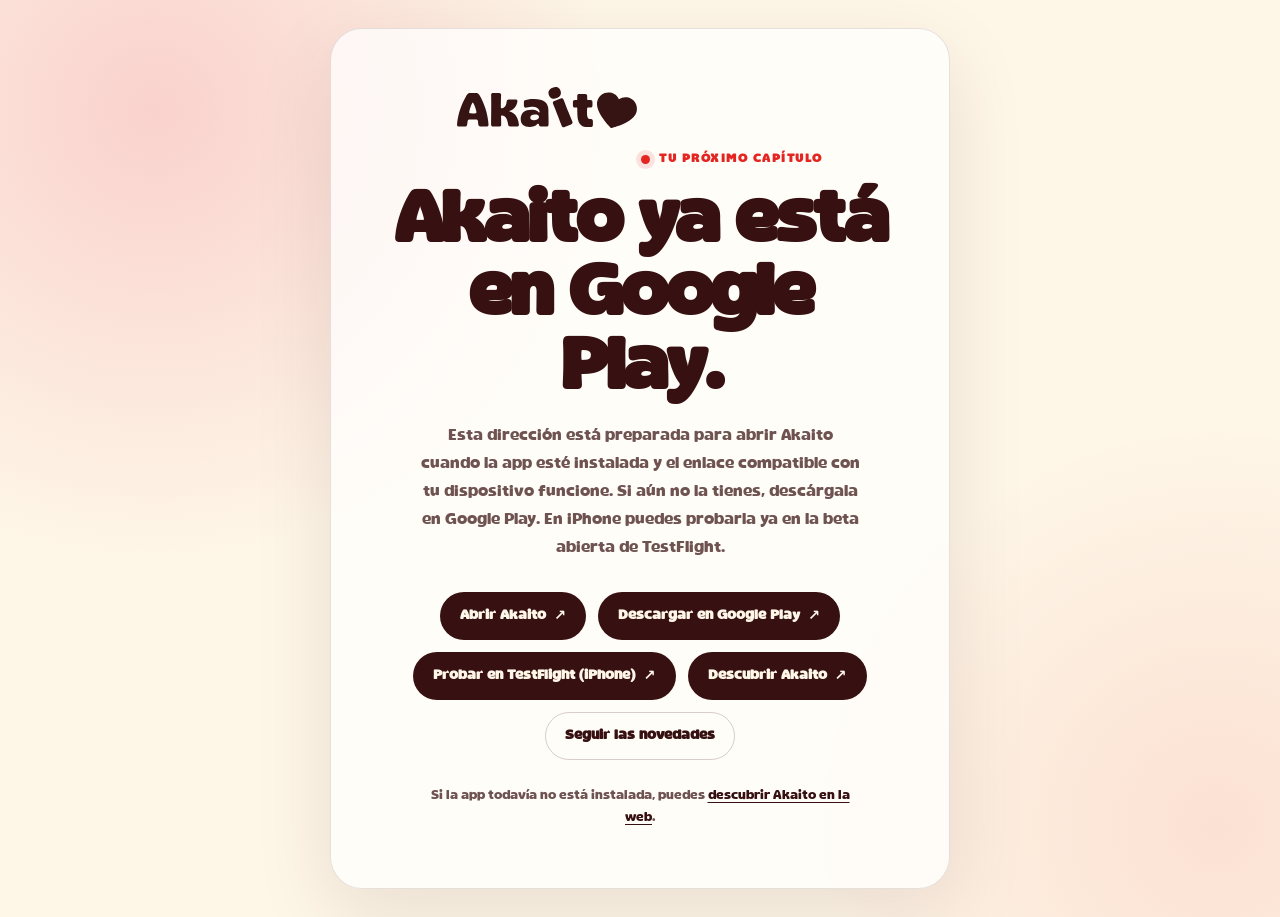
<file: app/index.html>
<!doctype html>
<html lang="es">
<head>
  <meta charset="utf-8">
  <meta name="viewport" content="width=device-width, initial-scale=1">
  <meta name="theme-color" content="#FEF6E7">
  <meta name="description" content="Descarga Akaito en Google Play o abre la app cuando esté instalada.">
  <link rel="canonical" href="https://akaito.jeluchu.com/app/">
  <link rel="icon" href="../images/favicon.png" type="image/png" sizes="512x512">
  <title>Abre Akaito</title>
  <style>
    @font-face {
      font-family: Gogia;
      src: url("../branding/fonts/Gogia.ttf") format("truetype");
      font-style: normal;
      font-weight: 400;
      font-display: swap;
    }
    :root {
      color-scheme: light;
      --red: #E52521;
      --wine: #371011;
      --pink: #F7BBBD;
      --cream: #FEF6E7;
      font-family: Gogia, system-ui, sans-serif;
      color: var(--wine);
      background: var(--cream);
    }
    * { box-sizing: border-box; }
    body {
      display: grid;
      min-height: 100vh;
      min-height: 100svh;
      margin: 0;
      padding: 28px;
      place-items: center;
      background:
        radial-gradient(circle at 12% 12%, rgba(247,187,189,.62), transparent 28rem),
        radial-gradient(circle at 95% 90%, rgba(229,37,33,.10), transparent 25rem),
        var(--cream);
    }
    main {
      width: 100%;
      max-width: 620px;
      padding: 28px;
      padding: clamp(28px, 7vw, 58px);
      border: 1px solid rgba(55,16,17,.12);
      border-radius: 32px;
      background: rgba(255,255,255,.72);
      box-shadow: 0 26px 80px rgba(55,16,17,.10);
      text-align: center;
    }
    .brand { width: 48%; max-width: 180px; height: auto; margin: 0 auto 36px; }
    .eyebrow {
      display: inline-flex;
      align-items: center;
      gap: 9px;
      color: var(--red);
      font-size: .78rem;
      font-weight: 800;
      letter-spacing: .12em;
      text-transform: uppercase;
    }
    .eyebrow::before {
      width: 9px;
      height: 9px;
      border-radius: 50%;
      background: var(--red);
      box-shadow: 0 0 0 5px rgba(229,37,33,.12);
      content: "";
    }
    h1 {
      margin: 18px 0 14px;
      font-size: clamp(2.7rem, 10vw, 4.7rem);
      letter-spacing: -.035em;
      line-height: .98;
    }
    p {
      max-width: 440px;
      margin: 0 auto;
      color: rgba(55,16,17,.72);
      font-size: 1rem;
      line-height: 1.75;
    }
    .actions {
      display: flex;
      flex-wrap: wrap;
      justify-content: center;
      gap: 12px;
      margin-top: 30px;
    }
    .button {
      display: inline-flex;
      min-height: 48px;
      align-items: center;
      justify-content: center;
      gap: 8px;
      padding: 12px 19px;
      border: 1px solid transparent;
      border-radius: 999px;
      background: var(--wine);
      color: var(--cream);
      font-size: .9rem;
      font-weight: 760;
      text-decoration: none;
      transition: transform .2s ease, background .2s ease;
    }
    .button:hover { transform: translateY(-2px); background: var(--red); }
    .button.secondary { border-color: rgba(55,16,17,.2); background: transparent; color: var(--wine); }
    .button.secondary:hover { background: rgba(247,187,189,.3); }
    .note { margin-top: 25px; font-size: .8rem; }
    .note a { color: var(--wine); text-underline-offset: 3px; }
    @media (max-width: 480px) {
      body { padding: 16px; }
      main { border-radius: 26px; }
      .actions { align-items: stretch; flex-direction: column; }
      .button { width: 100%; }
    }
    @media (prefers-reduced-motion: reduce) {
      *, *::before, *::after { scroll-behavior: auto !important; transition-duration: .01ms !important; }
    }
  </style>
</head>
<body>
  <main>
    <a href="../" aria-label="Akaito, volver al inicio"><img class="brand" src="../images/akaito-wordmark.svg" alt="Akaito"></a>
    <span class="eyebrow">Tu próximo capítulo</span>
    <h1>Akaito ya está en Google Play.</h1>
    <p>Esta dirección está preparada para abrir Akaito cuando la app esté instalada y el enlace compatible con tu dispositivo funcione. Si aún no la tienes, descárgala en Google Play. En iPhone puedes probarla ya en la beta abierta de TestFlight.</p>
    <div class="actions">
      <a class="button" href="akaito://app">Abrir Akaito <span aria-hidden="true">↗</span></a>
      <a class="button" href="https://play.google.com/store/apps/details?id=com.jeluchu.akaito" target="_blank" rel="noopener noreferrer">Descargar en Google Play <span aria-hidden="true">↗</span></a>
      <a class="button" href="https://testflight.apple.com/join/CW9J9VCF" target="_blank" rel="noopener noreferrer">Probar en TestFlight (iPhone) <span aria-hidden="true">↗</span></a>
      <a class="button" href="../">Descubrir Akaito <span aria-hidden="true">↗</span></a>
      <a class="button secondary" href="https://t.me/JeluchuApps" target="_blank" rel="noopener noreferrer">Seguir las novedades</a>
    </div>
    <p class="note">Si la app todavía no está instalada, puedes <a href="https://akaito.jeluchu.com/">descubrir Akaito en la web</a>.</p>
  </main>
  <script>
    // If this page loads, the app did not take the link (it is not installed, or the link was typed in
    // the browser), so send the device to the store that matches it. Desktop stays on this page.
    // When the iOS app reaches the App Store, replace the TestFlight link below with its App Store URL.
    var ua = navigator.userAgent;
    var iosTarget = "https://testflight.apple.com/join/CW9J9VCF";
    if (/Android/.test(ua)) location.replace("https://play.google.com/store/apps/details?id=com.jeluchu.akaito");
    else if (/iPhone|iPad|iPod/.test(ua)) location.replace(iosTarget);
  </script>
</body>
</html>
</file>
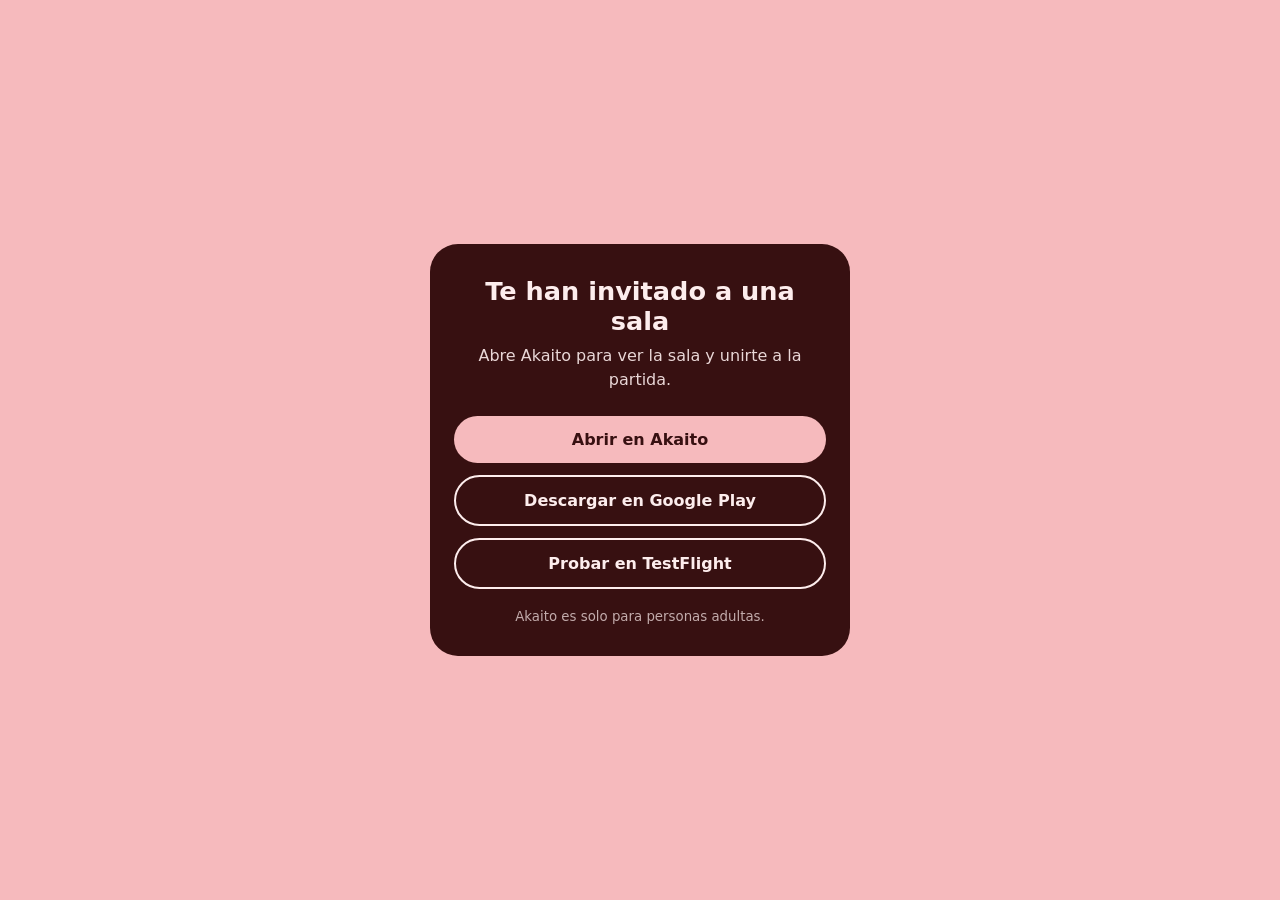
<file: sala/index.html>
<!doctype html>
<html lang="es">
<head>
  <meta charset="utf-8">
  <meta name="viewport" content="width=device-width, initial-scale=1">
  <meta name="theme-color" content="#F6BABD">
  <meta name="robots" content="noindex">
  <title>Te han invitado a una sala · Akaito</title>
  <link rel="icon" href="../images/favicon.png" type="image/png" sizes="512x512">
  <style>
    :root { color-scheme: light; --wine: #371011; --pink: #F6BABD; --red: #CB4C46; --blush: #FDEDED; }
    * { box-sizing: border-box; }
    body {
      margin: 0; min-height: 100vh; display: grid; place-items: center; padding: 24px;
      background: var(--pink); color: var(--wine);
      font-family: system-ui, -apple-system, "Segoe UI", Roboto, sans-serif;
    }
    main {
      width: 100%; max-width: 420px; padding: 32px 24px; border-radius: 28px; text-align: center;
      background: var(--wine); color: var(--blush);
    }
    h1 { margin: 0 0 8px; font-size: 1.6rem; }
    p { margin: 0 0 24px; line-height: 1.5; opacity: .9; }
    .button {
      display: block; margin: 12px 0 0; padding: 14px 20px; border-radius: 999px; font-weight: 700;
      text-decoration: none; background: var(--pink); color: var(--wine);
    }
    .button.secondary { background: transparent; color: var(--blush); border: 2px solid var(--blush); }
    .button[aria-disabled="true"] { opacity: .6; cursor: default; pointer-events: none; }
    .button small { display: block; font-size: .75rem; font-weight: 400; opacity: .85; }
    small { display: block; margin-top: 20px; opacity: .7; }
  </style>
</head>
<body>
  <main>
    <h1>Te han invitado a una sala</h1>
    <p>Abre Akaito para ver la sala y unirte a la partida.</p>
    <a id="open" class="button" href="akaito://sala">Abrir en Akaito</a>
    <a id="app-store" class="button secondary" aria-disabled="true">App Store<small>Disponible próximamente</small></a>
    <a id="play-store" class="button secondary" href="https://play.google.com/store/apps/details?id=com.jeluchu.akaito" rel="noopener noreferrer">Descargar en Google Play</a>
    <small>Akaito es solo para personas adultas.</small>
  </main>
  <script>
    // Only the room id travels in the link; the page never shows or stores personal data.
    // When the iOS app is published, paste its App Store link here (now the public TestFlight beta link) and restore the label "Descargar en App Store".
    var APP_STORE_URL = "https://testflight.apple.com/join/CW9J9VCF";
    var appStore = document.getElementById("app-store");
    if (APP_STORE_URL) {
      appStore.href = APP_STORE_URL;
      appStore.rel = "noopener noreferrer";
      appStore.removeAttribute("aria-disabled");
      appStore.querySelector("small").remove();
      appStore.textContent = "Probar en TestFlight";
    }
    // Put the store that matches the device first.
    var isIos = /iPhone|iPad|iPod/.test(navigator.userAgent);
    if (isIos) appStore.parentNode.insertBefore(appStore, document.getElementById("play-store"));
    else appStore.parentNode.insertBefore(document.getElementById("play-store"), appStore);
    var id = new URLSearchParams(location.search).get("id") || "";
    var valid = /^[0-9a-fA-F-]{36}$/.test(id);
    document.getElementById("open").href = valid ? "akaito://sala?id=" + encodeURIComponent(id) : "akaito://app";
  </script>
</body>
</html>
</file>
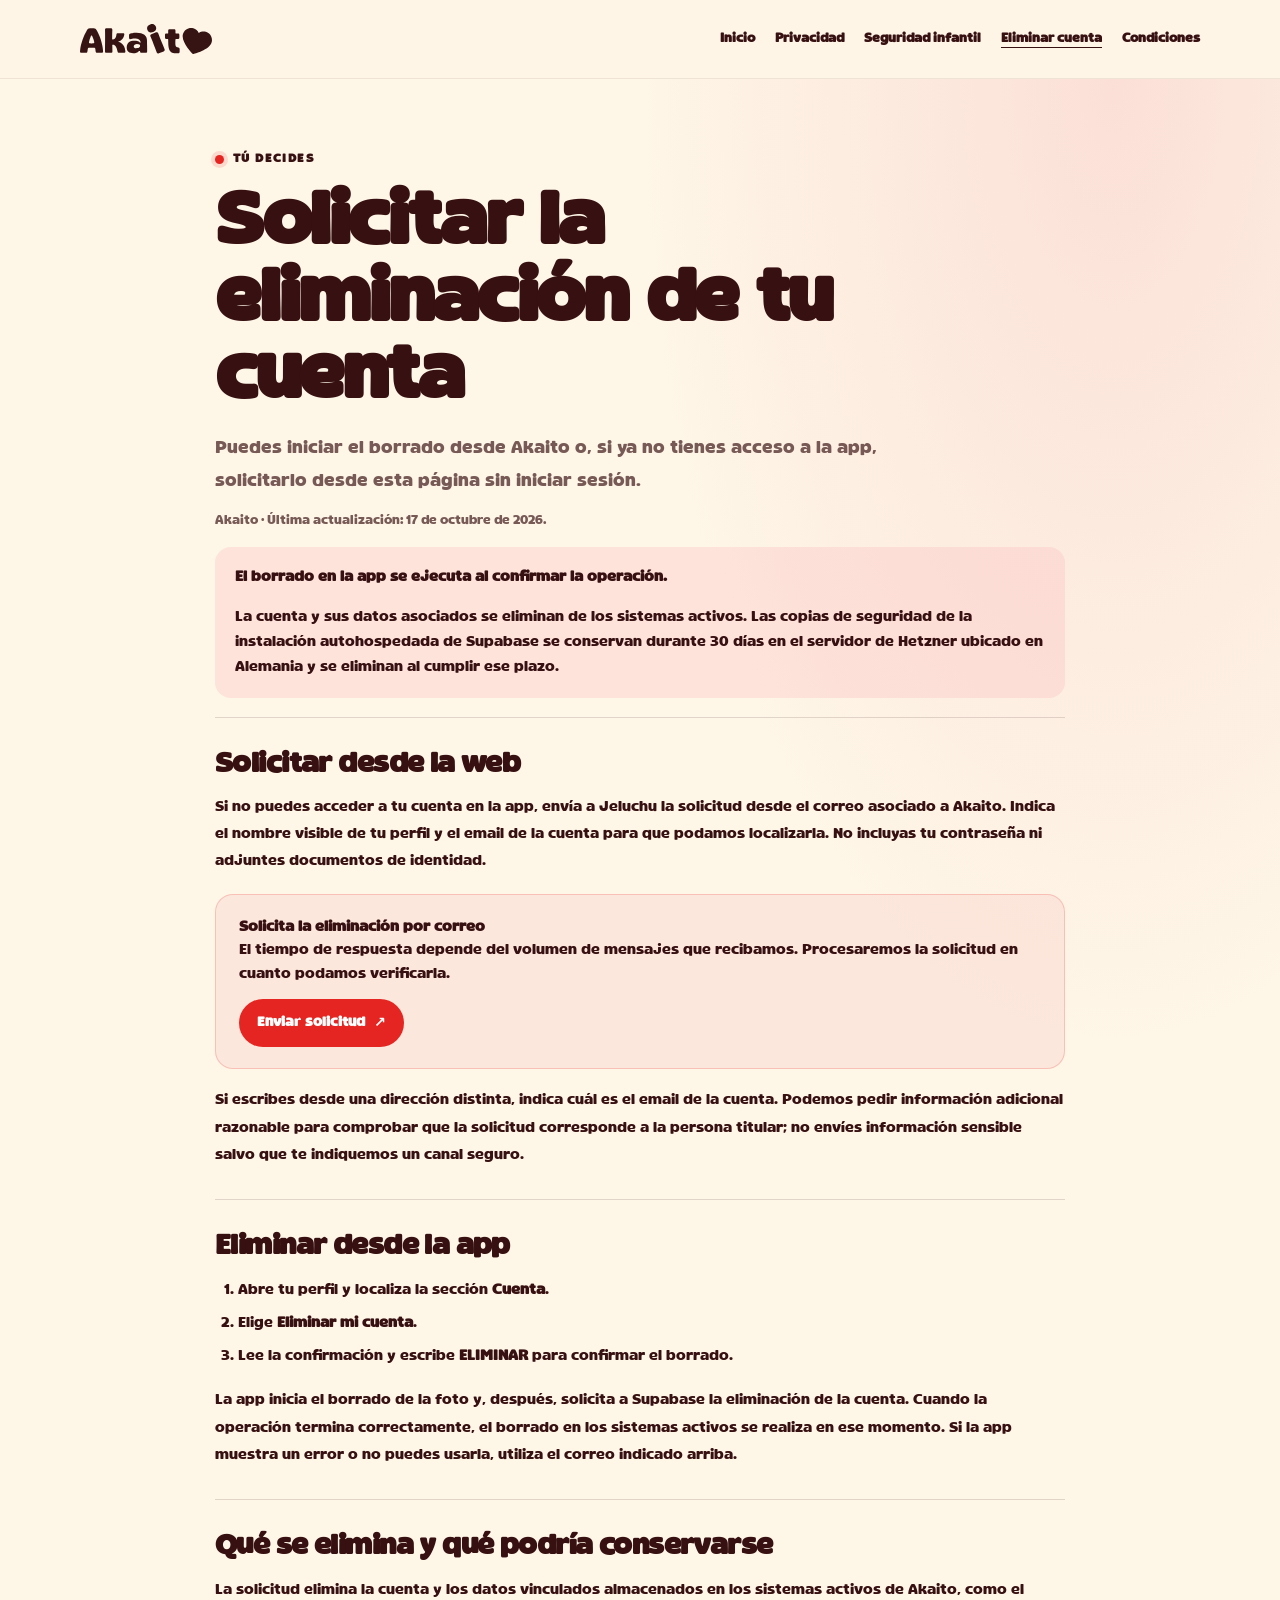
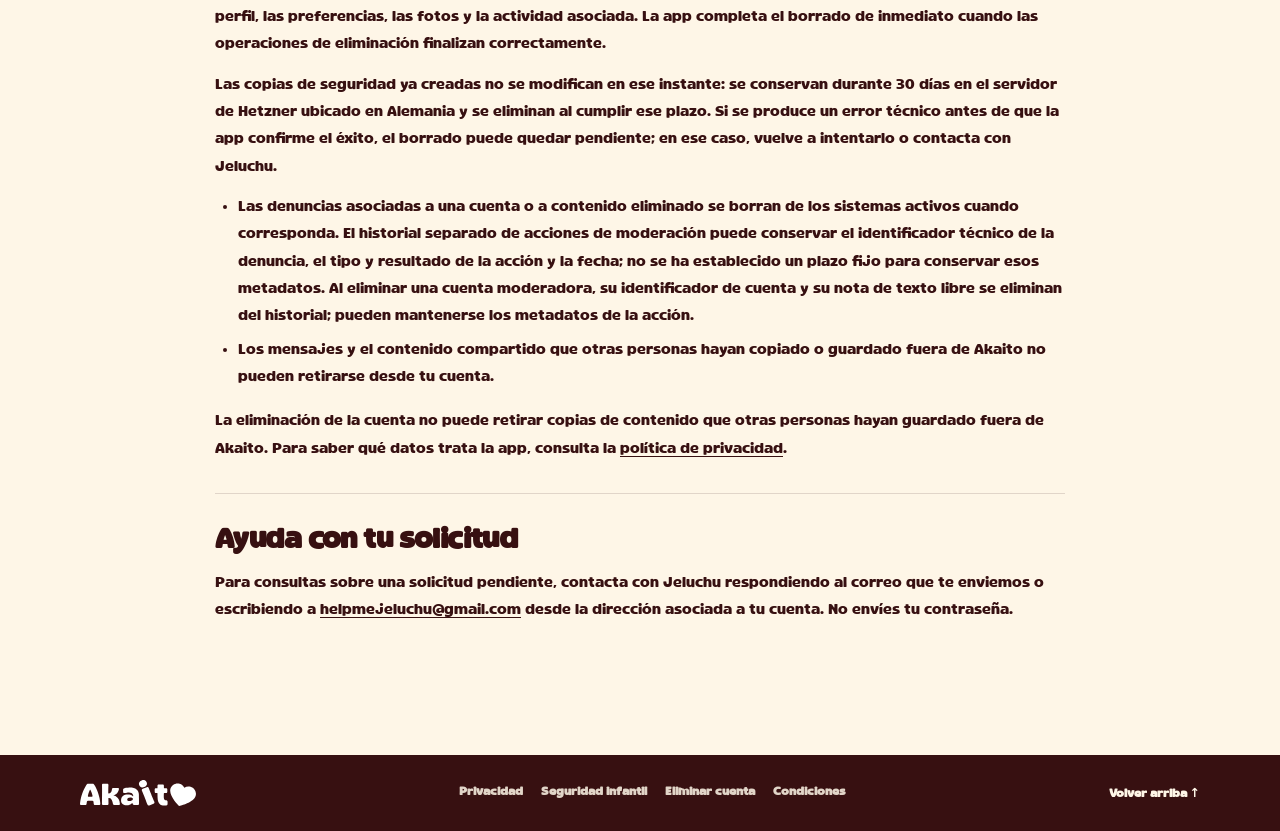
<file: account-deletion.html>
<!doctype html>
<html lang="es">
<head>
  <meta charset="utf-8">
  <meta name="viewport" content="width=device-width, initial-scale=1">
  <meta name="theme-color" content="#FEF6E7">
  <meta name="description" content="Solicita desde la web la eliminación de tu cuenta Akaito y conoce cómo hacerlo desde la app.">
  <link rel="canonical" href="https://akaito.jeluchu.com/account-deletion.html">
  <title>Eliminar cuenta — Akaito</title>
  <link rel="icon" href="images/favicon.png" type="image/png" sizes="512x512">
  <link rel="stylesheet" href="legal.css">
</head>
<body>
  <a class="legal-skip" href="#contenido">Saltar al contenido</a>
  <header class="legal-header">
    <div class="legal-container legal-header-inner">
      <a class="legal-brand" href="index.html" aria-label="Akaito, inicio"><img src="images/akaito-wordmark.svg" alt=""></a>
      <nav class="legal-nav" aria-label="Información de Akaito">
        <a href="index.html">Inicio</a>
        <a href="privacy-policy.html">Privacidad</a>
        <a href="child-safety.html">Seguridad infantil</a>
        <a href="account-deletion.html" aria-current="page">Eliminar cuenta</a>
        <a href="terms.html">Condiciones</a>
      </nav>
    </div>
  </header>

  <main class="legal-main" id="contenido">
    <div class="legal-container legal-content">
      <span class="legal-eyebrow">Tú decides</span>
      <h1>Solicitar la eliminación de tu cuenta</h1>
      <p class="legal-lead">Puedes iniciar el borrado desde Akaito o, si ya no tienes acceso a la app, solicitarlo desde esta página sin iniciar sesión.</p>
      <p class="legal-updated">Akaito · Última actualización: 17 de octubre de 2026.</p>

      <aside class="legal-callout" aria-label="Información sobre copias de seguridad">
        <strong>El borrado en la app se ejecuta al confirmar la operación.</strong>
        <p>La cuenta y sus datos asociados se eliminan de los sistemas activos. Las copias de seguridad de la instalación autohospedada de Supabase se conservan durante 30 días en el servidor de Hetzner ubicado en Alemania y se eliminan al cumplir ese plazo.</p>
      </aside>

      <section class="legal-section" id="web">
        <h2>Solicitar desde la web</h2>
        <p>Si no puedes acceder a tu cuenta en la app, envía a Jeluchu la solicitud desde el correo asociado a Akaito. Indica el nombre visible de tu perfil y el email de la cuenta para que podamos localizarla. No incluyas tu contraseña ni adjuntes documentos de identidad.</p>
        <div class="contact-card">
          <p><strong>Solicita la eliminación por correo</strong><br>El tiempo de respuesta depende del volumen de mensajes que recibamos. Procesaremos la solicitud en cuanto podamos verificarla.</p>
          <a class="legal-button" href="mailto:helpmejeluchu@gmail.com?subject=Solicitud%20de%20eliminaci%C3%B3n%20de%20cuenta%20Akaito&amp;body=Quiero%20solicitar%20la%20eliminaci%C3%B3n%20de%20mi%20cuenta%20Akaito.%0A%0ANombre%20visible%3A%20%0ACorreo%20de%20la%20cuenta%3A%20">Enviar solicitud <span aria-hidden="true">↗</span></a>
        </div>
        <p>Si escribes desde una dirección distinta, indica cuál es el email de la cuenta. Podemos pedir información adicional razonable para comprobar que la solicitud corresponde a la persona titular; no envíes información sensible salvo que te indiquemos un canal seguro.</p>
      </section>

      <section class="legal-section" id="app">
        <h2>Eliminar desde la app</h2>
        <ol>
          <li>Abre tu perfil y localiza la sección <strong>Cuenta</strong>.</li>
          <li>Elige <strong>Eliminar mi cuenta</strong>.</li>
          <li>Lee la confirmación y escribe <strong>ELIMINAR</strong> para confirmar el borrado.</li>
        </ol>
        <p>La app inicia el borrado de la foto y, después, solicita a Supabase la eliminación de la cuenta. Cuando la operación termina correctamente, el borrado en los sistemas activos se realiza en ese momento. Si la app muestra un error o no puedes usarla, utiliza el correo indicado arriba.</p>
      </section>

      <section class="legal-section" id="datos">
        <h2>Qué se elimina y qué podría conservarse</h2>
        <p>La solicitud elimina la cuenta y los datos vinculados almacenados en los sistemas activos de Akaito, como el perfil, las preferencias, las fotos y la actividad asociada. La app completa el borrado de inmediato cuando las operaciones de eliminación finalizan correctamente.</p>
        <p>Las copias de seguridad ya creadas no se modifican en ese instante: se conservan durante 30 días en el servidor de Hetzner ubicado en Alemania y se eliminan al cumplir ese plazo. Si se produce un error técnico antes de que la app confirme el éxito, el borrado puede quedar pendiente; en ese caso, vuelve a intentarlo o contacta con Jeluchu.</p>
        <ul>
          <li>Las denuncias asociadas a una cuenta o a contenido eliminado se borran de los sistemas activos cuando corresponda. El historial separado de acciones de moderación puede conservar el identificador técnico de la denuncia, el tipo y resultado de la acción y la fecha; no se ha establecido un plazo fijo para conservar esos metadatos. Al eliminar una cuenta moderadora, su identificador de cuenta y su nota de texto libre se eliminan del historial; pueden mantenerse los metadatos de la acción.</li>
          <li>Los mensajes y el contenido compartido que otras personas hayan copiado o guardado fuera de Akaito no pueden retirarse desde tu cuenta.</li>
        </ul>
        <p>La eliminación de la cuenta no puede retirar copias de contenido que otras personas hayan guardado fuera de Akaito. Para saber qué datos trata la app, consulta la <a href="privacy-policy.html">política de privacidad</a>.</p>
      </section>

      <section class="legal-section" id="contacto">
        <h2>Ayuda con tu solicitud</h2>
        <p>Para consultas sobre una solicitud pendiente, contacta con Jeluchu respondiendo al correo que te enviemos o escribiendo a <a href="mailto:helpmejeluchu@gmail.com">helpmejeluchu@gmail.com</a> desde la dirección asociada a tu cuenta. No envíes tu contraseña.</p>
      </section>
    </div>
  </main>

  <footer class="legal-footer">
    <div class="legal-container legal-footer-inner">
      <a class="legal-footer-brand" href="index.html"><img src="images/akaito-wordmark.svg" alt="Akaito"></a>
      <nav class="legal-footer-nav" aria-label="Información legal">
        <a href="privacy-policy.html">Privacidad</a>
        <a href="child-safety.html">Seguridad infantil</a>
        <a href="account-deletion.html" aria-current="page">Eliminar cuenta</a>
        <a href="terms.html">Condiciones</a>
      </nav>
      <a class="legal-footer-top" href="#contenido">Volver arriba ↑</a>
    </div>
  </footer>
</body>
</html>
</file>
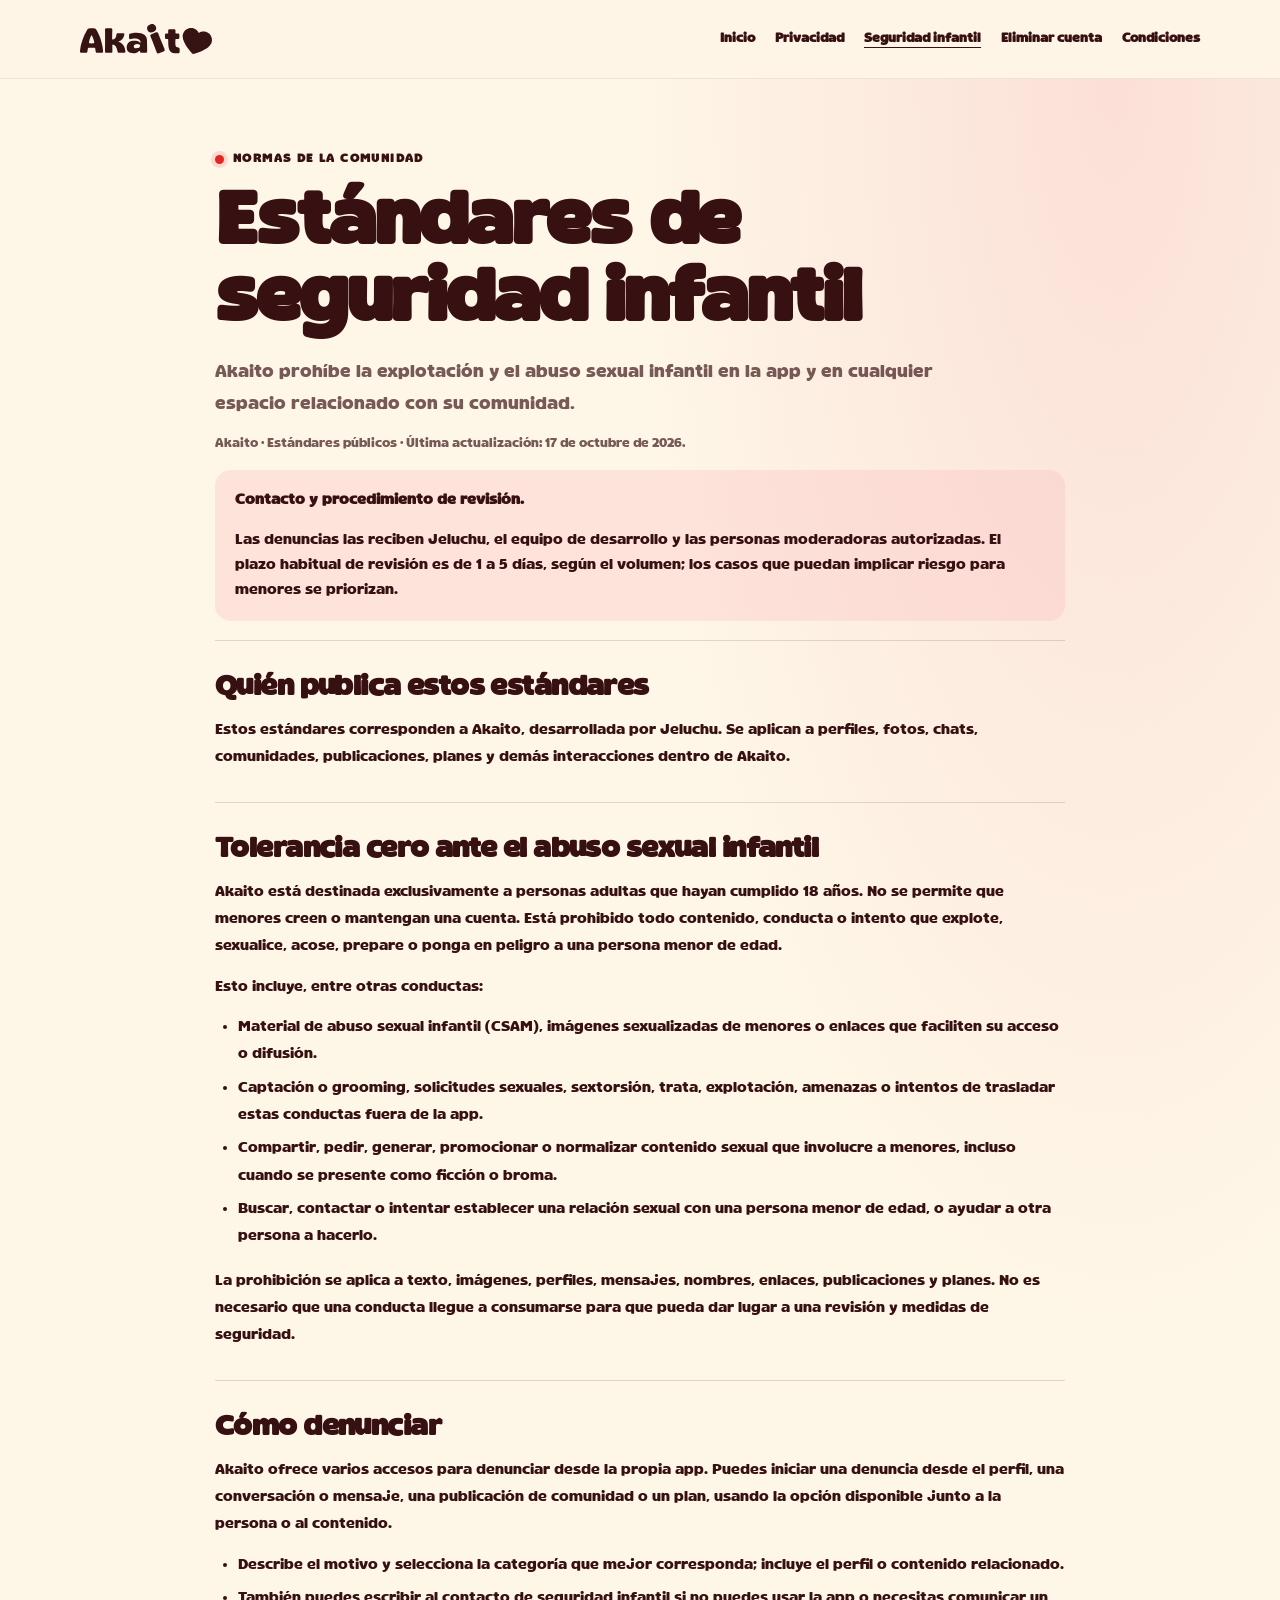
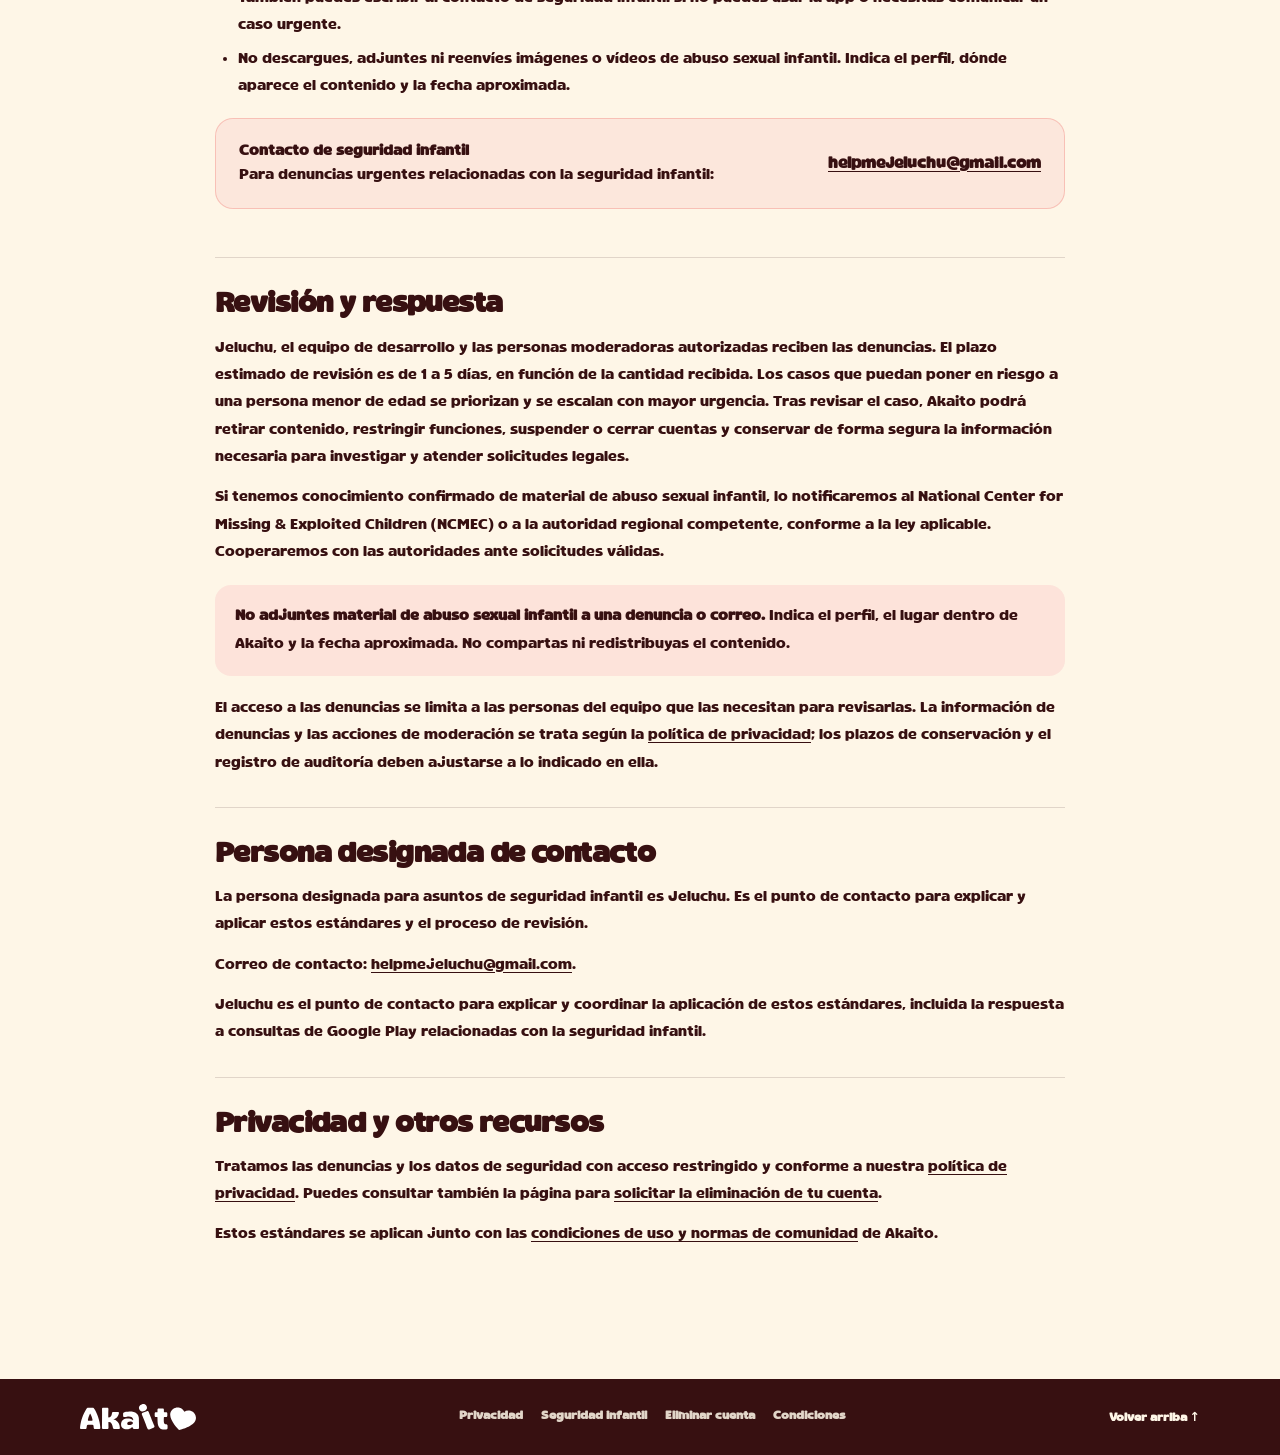
<file: child-safety.html>
<!doctype html>
<html lang="es">
<head>
  <meta charset="utf-8">
  <meta name="viewport" content="width=device-width, initial-scale=1">
  <meta name="theme-color" content="#FEF6E7">
  <meta name="description" content="Estándares públicos de Akaito para prevenir y responder a la explotación y el abuso sexual infantil.">
  <link rel="canonical" href="https://akaito.jeluchu.com/child-safety.html">
  <title>Estándares de seguridad infantil — Akaito</title>
  <link rel="icon" href="images/favicon.png" type="image/png" sizes="512x512">
  <link rel="stylesheet" href="legal.css">
</head>
<body>
  <a class="legal-skip" href="#contenido">Saltar al contenido</a>
  <header class="legal-header">
    <div class="legal-container legal-header-inner">
      <a class="legal-brand" href="index.html" aria-label="Akaito, inicio"><img src="images/akaito-wordmark.svg" alt=""></a>
      <nav class="legal-nav" aria-label="Información de Akaito">
        <a href="index.html">Inicio</a>
        <a href="privacy-policy.html">Privacidad</a>
        <a href="child-safety.html" aria-current="page">Seguridad infantil</a>
        <a href="account-deletion.html">Eliminar cuenta</a>
        <a href="terms.html">Condiciones</a>
      </nav>
    </div>
  </header>

  <main class="legal-main" id="contenido">
    <div class="legal-container legal-content">
      <span class="legal-eyebrow">Normas de la comunidad</span>
      <h1>Estándares de seguridad infantil</h1>
      <p class="legal-lead">Akaito prohíbe la explotación y el abuso sexual infantil en la app y en cualquier espacio relacionado con su comunidad.</p>
      <p class="legal-updated">Akaito · Estándares públicos · Última actualización: 17 de octubre de 2026.</p>

      <aside class="legal-callout" aria-label="Contacto y procedimiento de revisión">
        <strong>Contacto y procedimiento de revisión.</strong>
        <p>Las denuncias las reciben Jeluchu, el equipo de desarrollo y las personas moderadoras autorizadas. El plazo habitual de revisión es de 1 a 5 días, según el volumen; los casos que puedan implicar riesgo para menores se priorizan.</p>
      </aside>

      <section class="legal-section" id="responsable">
        <h2>Quién publica estos estándares</h2>
        <p>Estos estándares corresponden a Akaito, desarrollada por Jeluchu. Se aplican a perfiles, fotos, chats, comunidades, publicaciones, planes y demás interacciones dentro de Akaito.</p>
      </section>

      <section class="legal-section" id="tolerancia">
        <h2>Tolerancia cero ante el abuso sexual infantil</h2>
        <p>Akaito está destinada exclusivamente a personas adultas que hayan cumplido 18 años. No se permite que menores creen o mantengan una cuenta. Está prohibido todo contenido, conducta o intento que explote, sexualice, acose, prepare o ponga en peligro a una persona menor de edad.</p>
        <p>Esto incluye, entre otras conductas:</p>
        <ul>
          <li>Material de abuso sexual infantil (CSAM), imágenes sexualizadas de menores o enlaces que faciliten su acceso o difusión.</li>
          <li>Captación o grooming, solicitudes sexuales, sextorsión, trata, explotación, amenazas o intentos de trasladar estas conductas fuera de la app.</li>
          <li>Compartir, pedir, generar, promocionar o normalizar contenido sexual que involucre a menores, incluso cuando se presente como ficción o broma.</li>
          <li>Buscar, contactar o intentar establecer una relación sexual con una persona menor de edad, o ayudar a otra persona a hacerlo.</li>
        </ul>
        <p>La prohibición se aplica a texto, imágenes, perfiles, mensajes, nombres, enlaces, publicaciones y planes. No es necesario que una conducta llegue a consumarse para que pueda dar lugar a una revisión y medidas de seguridad.</p>
      </section>

      <section class="legal-section" id="denunciar">
        <h2>Cómo denunciar</h2>
        <p>Akaito ofrece varios accesos para denunciar desde la propia app. Puedes iniciar una denuncia desde el perfil, una conversación o mensaje, una publicación de comunidad o un plan, usando la opción disponible junto a la persona o al contenido.</p>
        <ul>
          <li>Describe el motivo y selecciona la categoría que mejor corresponda; incluye el perfil o contenido relacionado.</li>
          <li>También puedes escribir al contacto de seguridad infantil si no puedes usar la app o necesitas comunicar un caso urgente.</li>
          <li>No descargues, adjuntes ni reenvíes imágenes o vídeos de abuso sexual infantil. Indica el perfil, dónde aparece el contenido y la fecha aproximada.</li>
        </ul>
        <div class="contact-card">
          <p><strong>Contacto de seguridad infantil</strong><br>Para denuncias urgentes relacionadas con la seguridad infantil:</p>
          <a href="mailto:helpmejeluchu@gmail.com?subject=Seguridad%20infantil%20-%20Akaito">helpmejeluchu@gmail.com</a>
        </div>
      </section>

      <section class="legal-section" id="respuesta">
        <h2>Revisión y respuesta</h2>
        <p>Jeluchu, el equipo de desarrollo y las personas moderadoras autorizadas reciben las denuncias. El plazo estimado de revisión es de 1 a 5 días, en función de la cantidad recibida. Los casos que puedan poner en riesgo a una persona menor de edad se priorizan y se escalan con mayor urgencia. Tras revisar el caso, Akaito podrá retirar contenido, restringir funciones, suspender o cerrar cuentas y conservar de forma segura la información necesaria para investigar y atender solicitudes legales.</p>
        <p>Si tenemos conocimiento confirmado de material de abuso sexual infantil, lo notificaremos al National Center for Missing &amp; Exploited Children (NCMEC) o a la autoridad regional competente, conforme a la ley aplicable. Cooperaremos con las autoridades ante solicitudes válidas.</p>
        <div class="legal-callout">
          <p><strong>No adjuntes material de abuso sexual infantil a una denuncia o correo.</strong> Indica el perfil, el lugar dentro de Akaito y la fecha aproximada. No compartas ni redistribuyas el contenido.</p>
        </div>
        <p>El acceso a las denuncias se limita a las personas del equipo que las necesitan para revisarlas. La información de denuncias y las acciones de moderación se trata según la <a href="privacy-policy.html">política de privacidad</a>; los plazos de conservación y el registro de auditoría deben ajustarse a lo indicado en ella.</p>
      </section>

      <section class="legal-section" id="contacto">
        <h2>Persona designada de contacto</h2>
        <p>La persona designada para asuntos de seguridad infantil es Jeluchu. Es el punto de contacto para explicar y aplicar estos estándares y el proceso de revisión.</p>
        <p>Correo de contacto: <a href="mailto:helpmejeluchu@gmail.com">helpmejeluchu@gmail.com</a>.</p>
        <p>Jeluchu es el punto de contacto para explicar y coordinar la aplicación de estos estándares, incluida la respuesta a consultas de Google Play relacionadas con la seguridad infantil.</p>
      </section>

      <section class="legal-section" id="privacidad">
        <h2>Privacidad y otros recursos</h2>
        <p>Tratamos las denuncias y los datos de seguridad con acceso restringido y conforme a nuestra <a href="privacy-policy.html">política de privacidad</a>. Puedes consultar también la página para <a href="account-deletion.html">solicitar la eliminación de tu cuenta</a>.</p>
        <p>Estos estándares se aplican junto con las <a href="terms.html">condiciones de uso y normas de comunidad</a> de Akaito.</p>
      </section>
    </div>
  </main>

  <footer class="legal-footer">
    <div class="legal-container legal-footer-inner">
      <a class="legal-footer-brand" href="index.html"><img src="images/akaito-wordmark.svg" alt="Akaito"></a>
      <nav class="legal-footer-nav" aria-label="Información legal">
        <a href="privacy-policy.html">Privacidad</a>
        <a href="child-safety.html" aria-current="page">Seguridad infantil</a>
        <a href="account-deletion.html">Eliminar cuenta</a>
        <a href="terms.html">Condiciones</a>
      </nav>
      <a class="legal-footer-top" href="#contenido">Volver arriba ↑</a>
    </div>
  </footer>
</body>
</html>
</file>
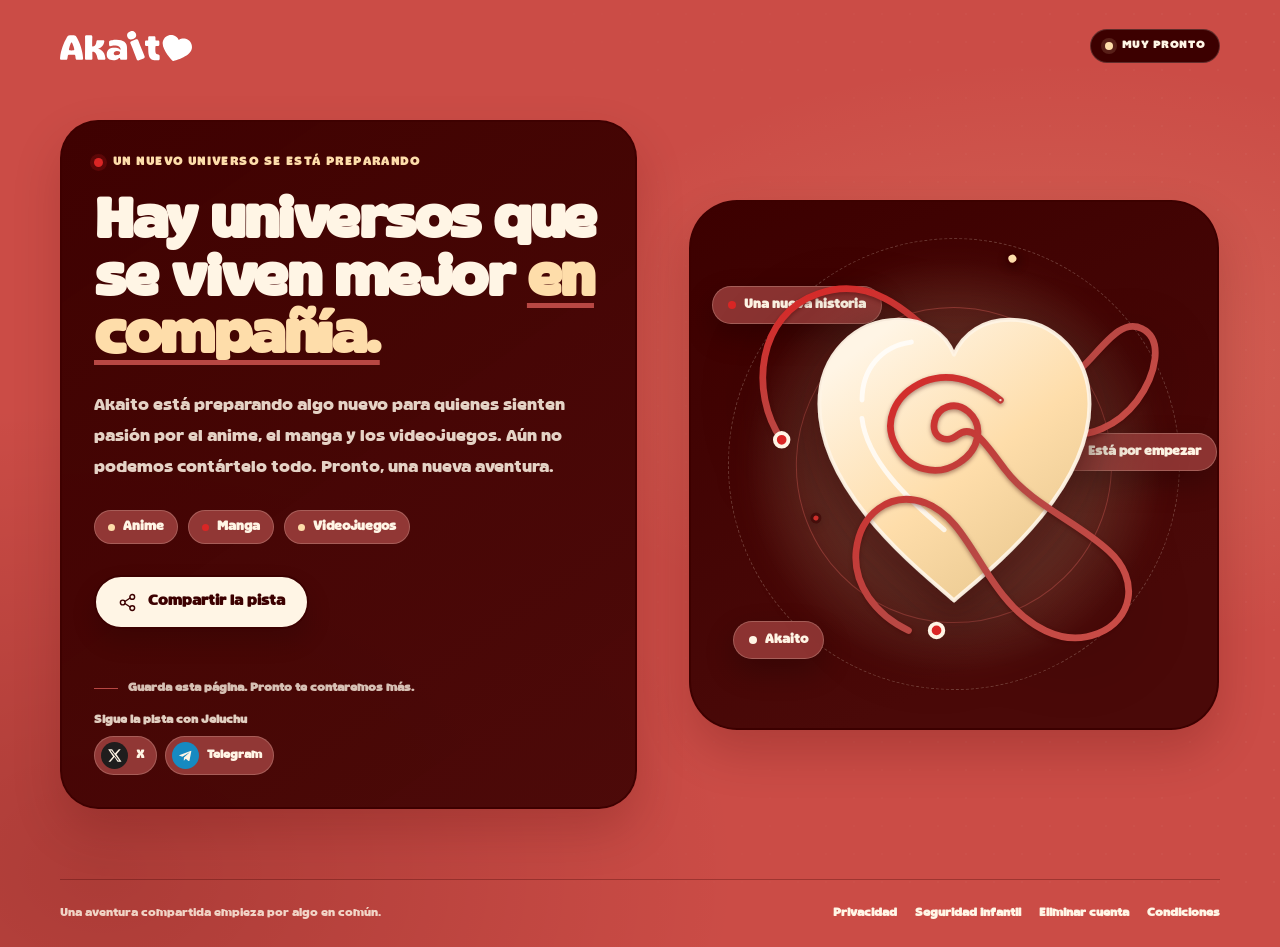
<file: coming-soon.html>
<!doctype html>
<html lang="es">
<head>
  <meta charset="utf-8">
  <meta name="viewport" content="width=device-width, initial-scale=1">
  <meta name="theme-color" content="#CB4C46">
  <meta name="description" content="Akaito prepara algo nuevo para quienes viven el anime, el manga y los videojuegos. Muy pronto.">
  <meta name="robots" content="noindex,follow">
  <meta property="og:title" content="Akaito — Muy pronto">
  <meta property="og:description" content="Hay universos que se viven mejor en compañía. Pronto te contaremos más.">
  <meta property="og:type" content="website">
  <title>Akaito — Muy pronto</title>
  <link rel="icon" href="images/favicon.png" type="image/png" sizes="512x512">
  <link rel="stylesheet" href="coming-soon.css">
</head>
<body>
  <a class="skip-link" href="#contenido">Saltar al contenido</a>
  <header class="shell topbar">
    <a class="brand" href="index.html" aria-label="Akaito, muy pronto">
      <img src="images/akaito-wordmark.svg" alt="">
    </a>
    <span class="launch-badge">Muy pronto</span>
  </header>

  <main class="shell hero" id="contenido">
    <section class="hero-copy" aria-labelledby="hero-title">
      <span class="eyebrow">Un nuevo universo se está preparando</span>
      <h1 id="hero-title">Hay universos que se viven mejor <em>en compañía.</em></h1>
      <p class="intro">Akaito está preparando algo nuevo para quienes sienten pasión por el anime, el manga y los videojuegos. Aún no podemos contártelo todo. Pronto, una nueva aventura.</p>
      <ul class="fandoms" aria-label="Algunos de nuestros universos favoritos">
        <li>Anime</li>
        <li>Manga</li>
        <li>Videojuegos</li>
      </ul>
      <button class="share-button" id="share-button" type="button">
        <svg viewBox="0 0 24 24" fill="none" stroke="currentColor" stroke-width="1.8" stroke-linecap="round" stroke-linejoin="round" aria-hidden="true"><circle cx="18" cy="5" r="3"/><circle cx="6" cy="12" r="3"/><circle cx="18" cy="19" r="3"/><path d="m8.7 10.7 6.6-4.4m-6.6 7 6.6 4.4"/></svg>
        Compartir la pista
      </button>
      <p class="share-status" id="share-status" role="status" aria-live="polite"></p>
      <p class="microcopy"><span aria-hidden="true"></span>Guarda esta página. Pronto te contaremos más.</p>
      <div class="social-block">
        <span class="social-title">Sigue la pista con Jeluchu</span>
        <nav class="social-links" aria-label="Redes sociales de Jeluchu">
          <a class="social-link x-social" href="https://twitter.com/jeluchu" target="_blank" rel="noopener noreferrer" aria-label="Jeluchu en X">
            <span class="social-icon" aria-hidden="true"><svg viewBox="0 0 24 24" fill="currentColor"><path d="M18.9 2H22l-6.8 7.8L23.2 22h-6.3L12 14.5 5.5 22H2.4l7.3-8.4L1.8 2h6.4l4.5 6.8L18.9 2Zm-1.1 18h1.7L7.2 3.9H5.4L17.8 20Z"/></svg></span><span>X</span>
          </a>
          <a class="social-link telegram" href="https://t.me/JeluchuApps" target="_blank" rel="noopener noreferrer" aria-label="Jeluchu en Telegram">
            <span class="social-icon" aria-hidden="true"><svg viewBox="0 0 24 24" fill="currentColor"><path d="m21.6 3.7-3.2 16.1c-.2 1.1-.8 1.3-1.6.8l-4.5-3.3-2.2 2.1c-.2.2-.4.4-.9.4l.3-4.6 8.4-7.6c.4-.3-.1-.5-.6-.2L7 13.9l-4.4-1.4c-1-.3-1-1 .2-1.5L20 4.7c.9-.3 1.8.2 1.6 1Z"/></svg></span><span>Telegram</span>
          </a>
        </nav>
      </div>
    </section>

    <div class="art" aria-hidden="true">
      <div class="orbit outer"><span class="orbit-dot"></span></div>
      <div class="orbit middle"><span class="orbit-dot"></span></div>
      <div class="orbit inner"></div>
      <svg class="heart-illustration" viewBox="0 0 500 500" focusable="false">
        <defs>
          <radialGradient id="heart-halo">
            <stop offset="0" stop-color="#B84743" stop-opacity=".42"/>
            <stop offset=".55" stop-color="#FEDDAA" stop-opacity=".1"/>
            <stop offset="1" stop-color="#FEDDAA" stop-opacity="0"/>
          </radialGradient>
          <linearGradient id="heart-fill" x1=".18" y1=".08" x2=".82" y2=".94">
            <stop offset="0" stop-color="#FFF5E5"/>
            <stop offset=".55" stop-color="#FEDDAA"/>
            <stop offset="1" stop-color="#E9C88F"/>
          </linearGradient>
          <linearGradient id="thread-fill" x1="0" y1="0" x2="1" y2="1">
            <stop offset="0" stop-color="#DA2625"/>
            <stop offset=".52" stop-color="#B84743"/>
            <stop offset="1" stop-color="#CB4C46"/>
          </linearGradient>
          <filter id="heart-shadow" x="-30%" y="-30%" width="160%" height="170%">
            <feDropShadow dx="0" dy="16" stdDeviation="15" flood-color="#3C0000" flood-opacity=".36"/>
          </filter>
        </defs>
        <circle class="heart-halo" cx="250" cy="250" r="215" fill="url(#heart-halo)"/>
        <path class="fate-thread fate-thread-back" pathLength="1000" d="M72 224C38 175 47 94 110 73c60-21 99 26 138 61 39 35 78 56 116 31 33-22 53-69 80-56 23 11 15 48-5 75-19 25-50 40-81 33-23-5-42-19-60-34"/>
        <path class="heart-shape" filter="url(#heart-shadow)" d="M250 390c-26-24-139-108-139-203 0-51 37-87 82-87 27 0 48 13 57 36 10-23 31-36 58-36 45 0 82 36 82 87 0 95-113 179-140 203Z"/>
        <path class="heart-highlight" d="M155 183c0-32 20-56 51-60m-51 79c5 43 47 83 85 115"/>
        <path class="fate-thread fate-thread-front" pathLength="1000" d="M298 183c-24-19-52-30-79-19-32 14-42 43-29 66 13 25 42 33 65 18 22-14 26-39 10-53-14-12-32-5-35 10-4 16 12 24 24 14 16-13 29 10 49 36 27 36 75 54 107 84 33 30 24 71-11 85-38 15-74-9-98-39-30-37-44-82-81-96-37-13-67 13-71 49-4 35 20 67 54 83"/>
        <path class="fate-glint" pathLength="1000" d="M298 183c-24-19-52-30-79-19-32 14-42 43-29 66 13 25 42 33 65 18 22-14 26-39 10-53-14-12-32-5-35 10-4 16 12 24 24 14 16-13 29 10 49 36 27 36 75 54 107 84 33 30 24 71-11 85-38 15-74-9-98-39-30-37-44-82-81-96-37-13-67 13-71 49-4 35 20 67 54 83"/>
        <circle class="thread-tip" cx="72" cy="224" r="7"/>
        <circle class="thread-tip" cx="232" cy="421" r="7"/>
      </svg>
      <span class="art-tag one">Una nueva historia</span>
      <span class="art-tag two">Está por empezar</span>
      <span class="art-tag three">Akaito</span>
    </div>
  </main>

  <footer class="shell footer">
    <p>Una aventura compartida empieza por algo en común.</p>
    <nav class="footer-nav" aria-label="Información legal">
      <a href="privacy-policy.html">Privacidad</a>
      <a href="child-safety.html">Seguridad infantil</a>
      <a href="account-deletion.html">Eliminar cuenta</a>
      <a href="terms.html">Condiciones</a>
    </nav>
  </footer>

  <script>
    (() => {
      const button = document.querySelector("#share-button");
      const status = document.querySelector("#share-status");
      if (!button || !status) return;

      button.addEventListener("click", async () => {
        const shareData = {
          title: document.title,
          text: "Hay algo nuevo en el universo Akaito. Muy pronto te contaremos más.",
          url: window.location.href,
        };

        try {
          if (navigator.share) {
            await navigator.share(shareData);
            status.textContent = "Pista compartida. Gracias por hacer correr la voz.";
            return;
          }
          if (navigator.clipboard?.writeText) {
            await navigator.clipboard.writeText(shareData.url);
            status.textContent = "Enlace copiado. Pásale la pista a tu gente.";
            return;
          }
          status.textContent = "Copia la dirección de esta página y compártela con tu gente.";
        } catch (error) {
          if (error.name !== "AbortError") status.textContent = "Copia la dirección de esta página para compartir la pista.";
        }
      });
    })();
  </script>
</body>
</html>
</file>
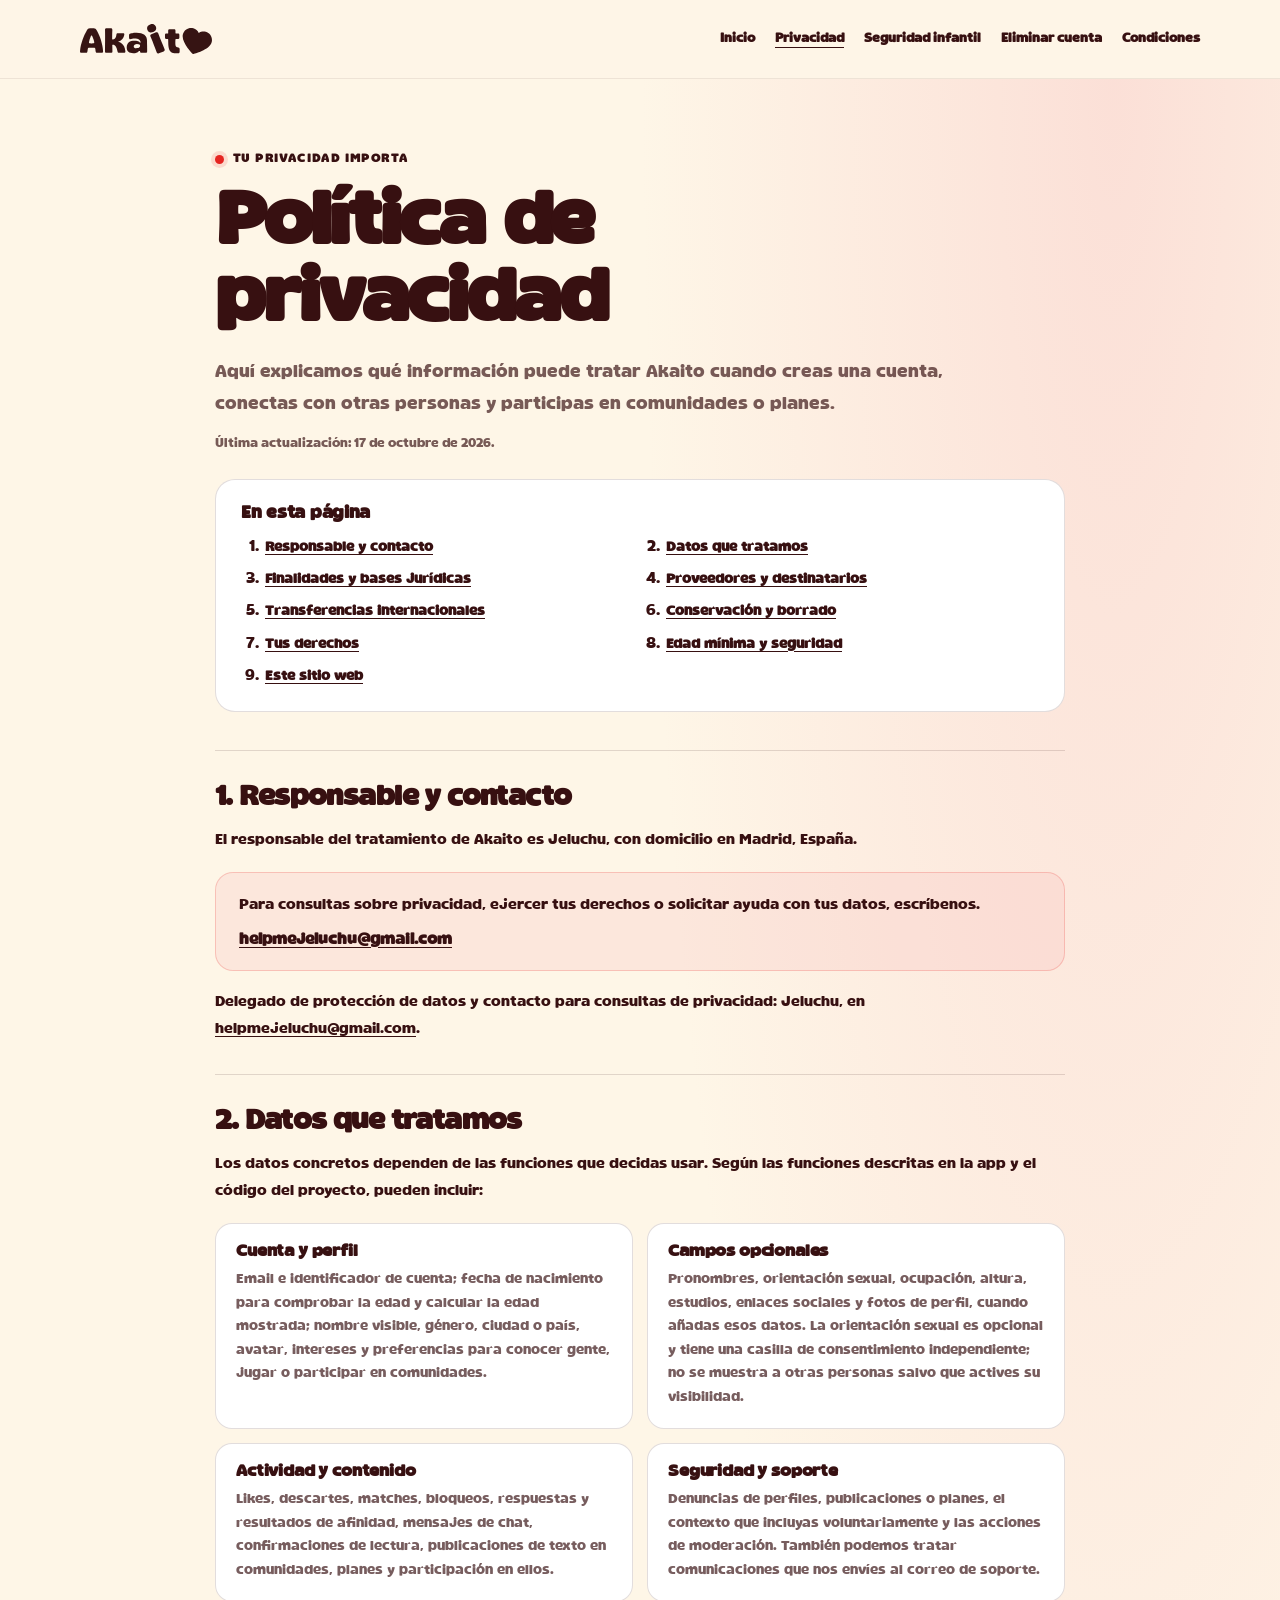
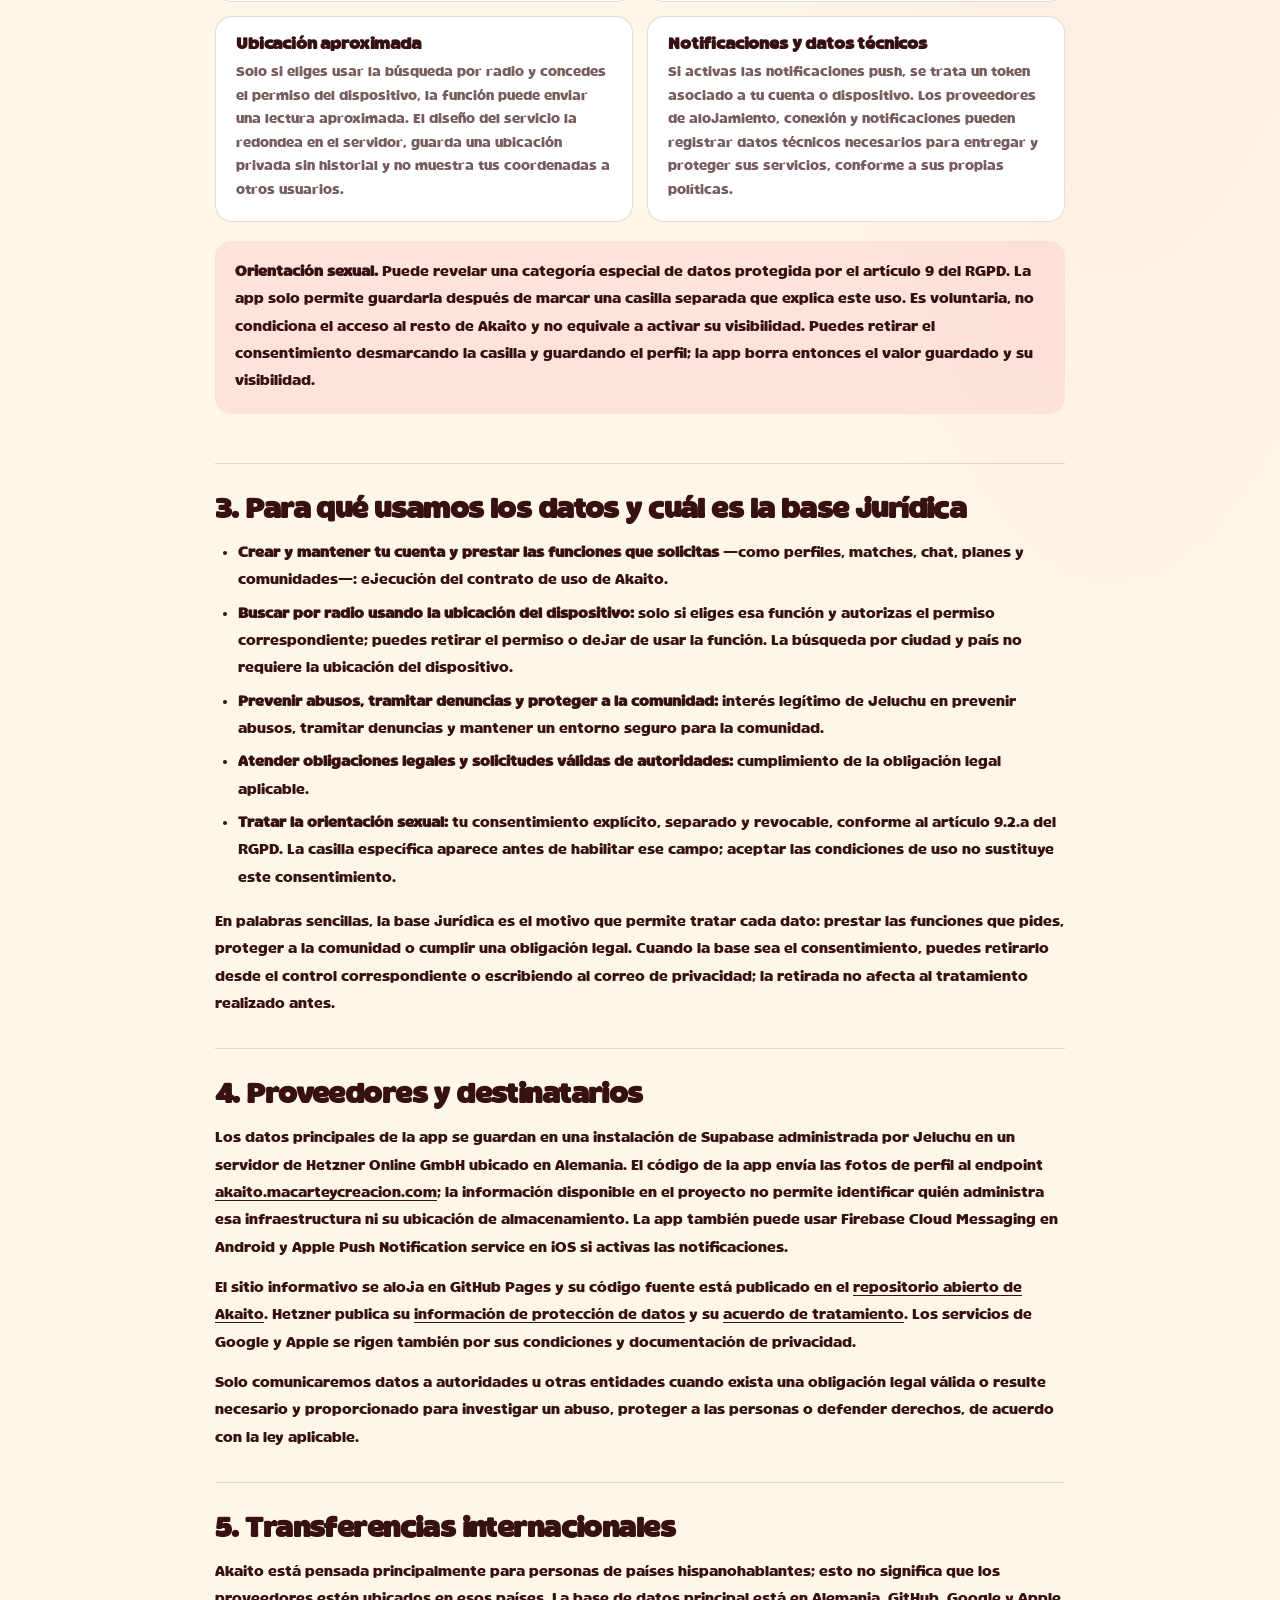
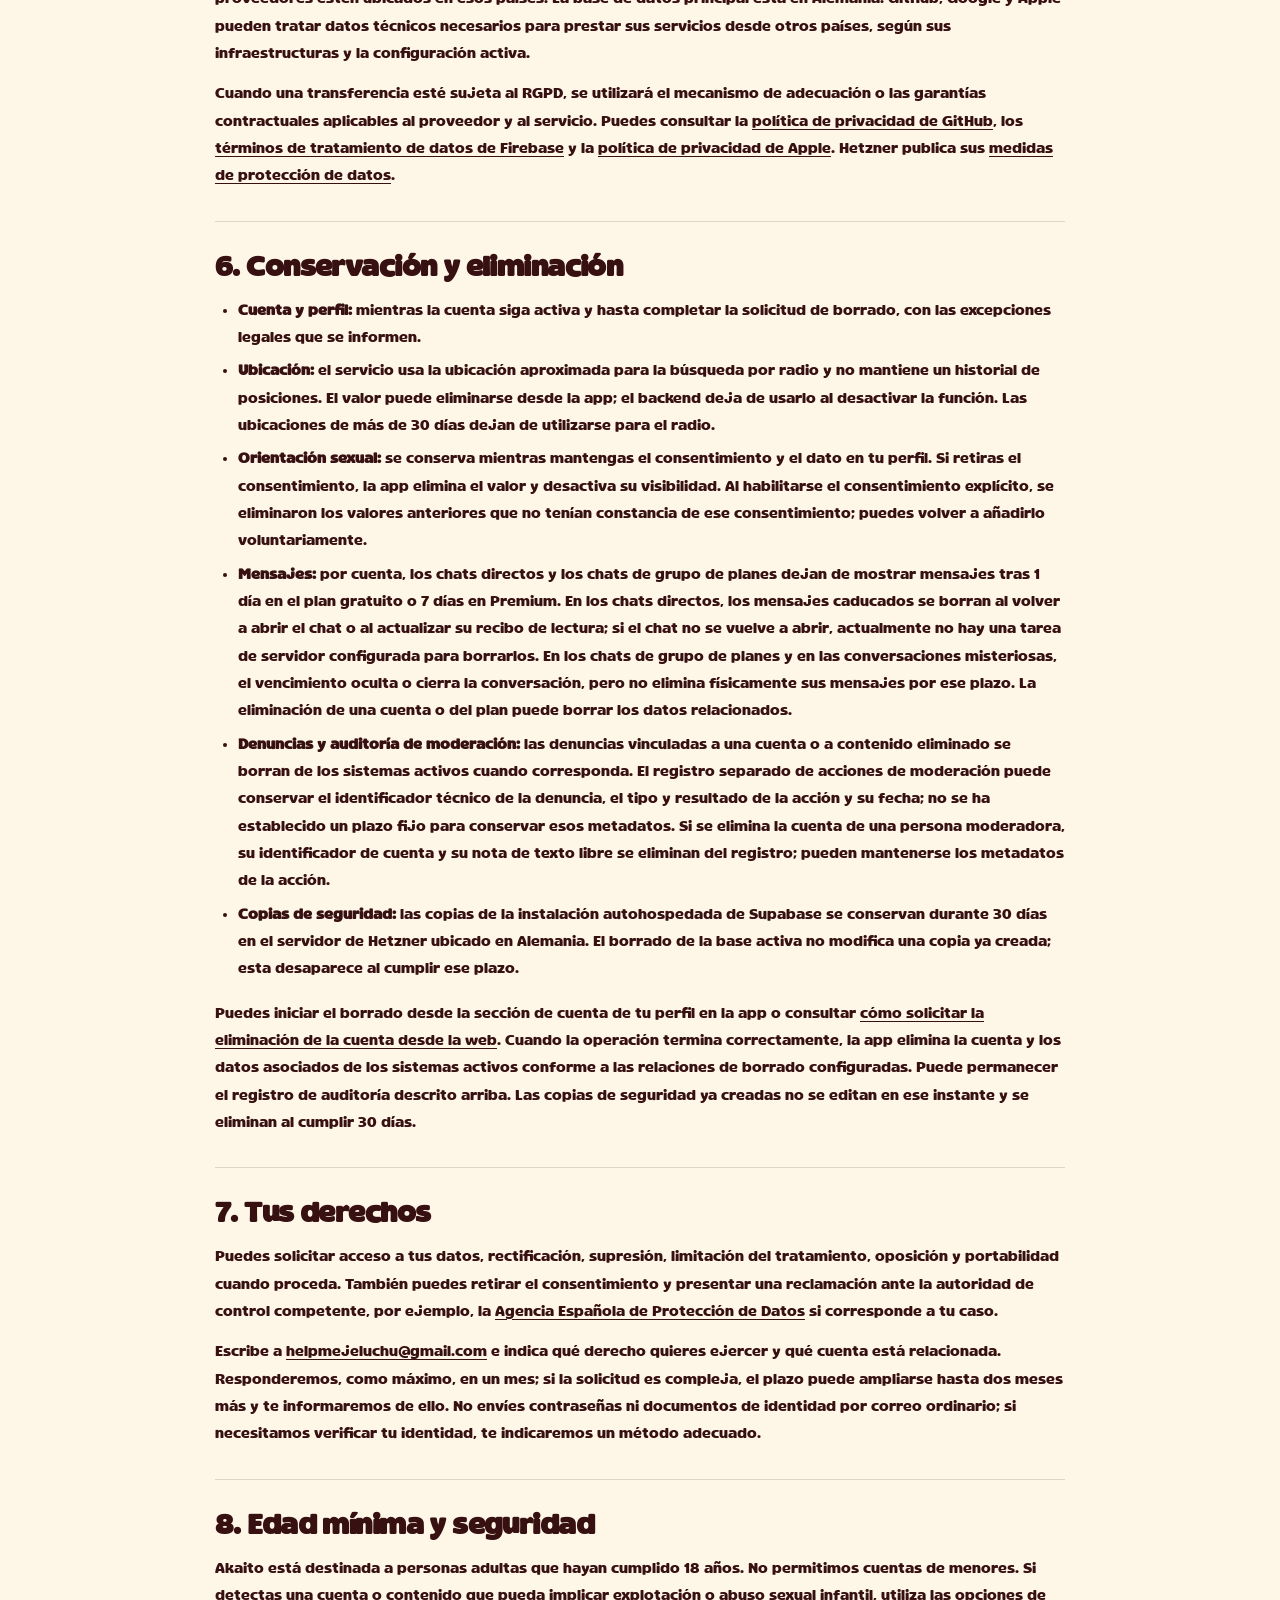
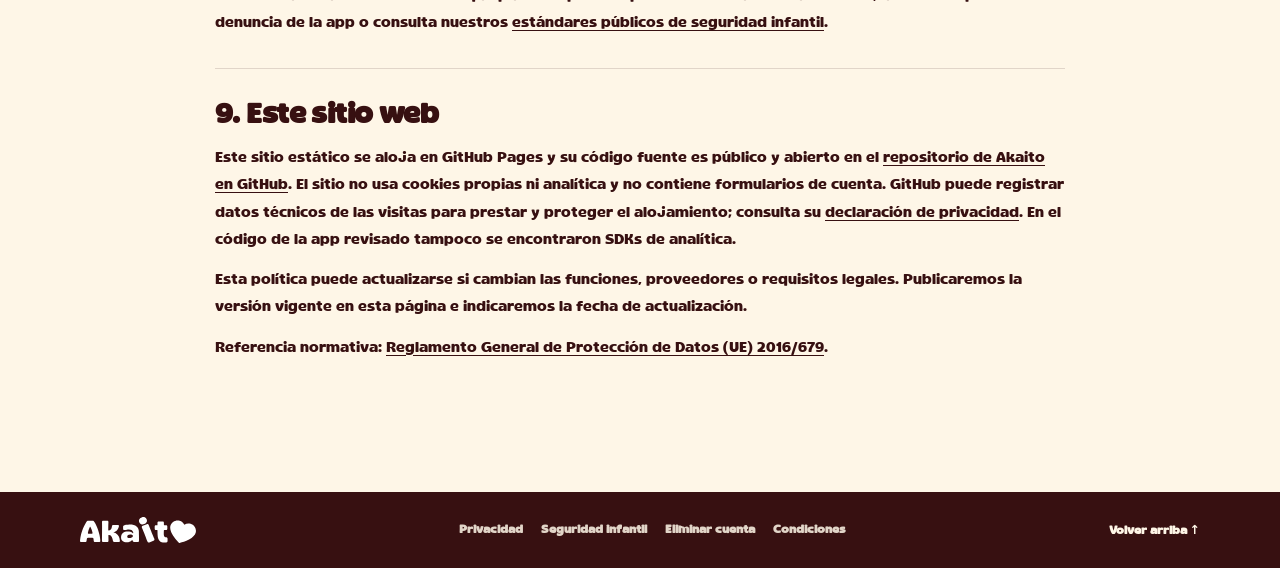
<file: privacy-policy.html>
<!doctype html>
<html lang="es">
<head>
  <meta charset="utf-8">
  <meta name="viewport" content="width=device-width, initial-scale=1">
  <meta name="theme-color" content="#FEF6E7">
  <meta name="description" content="Política de privacidad de Akaito: información sobre los datos que se usan en la app y cómo ejercer tus derechos.">
  <link rel="canonical" href="https://akaito.jeluchu.com/privacy-policy.html">
  <title>Política de privacidad — Akaito</title>
  <link rel="icon" href="images/favicon.png" type="image/png" sizes="512x512">
  <link rel="stylesheet" href="legal.css">
</head>
<body>
  <a class="legal-skip" href="#contenido">Saltar al contenido</a>
  <header class="legal-header">
    <div class="legal-container legal-header-inner">
      <a class="legal-brand" href="index.html" aria-label="Akaito, inicio"><img src="images/akaito-wordmark.svg" alt=""></a>
      <nav class="legal-nav" aria-label="Información de Akaito">
        <a href="index.html">Inicio</a>
        <a href="privacy-policy.html" aria-current="page">Privacidad</a>
        <a href="child-safety.html">Seguridad infantil</a>
        <a href="account-deletion.html">Eliminar cuenta</a>
        <a href="terms.html">Condiciones</a>
      </nav>
    </div>
  </header>

  <main class="legal-main" id="contenido">
    <div class="legal-container legal-content">
      <span class="legal-eyebrow">Tu privacidad importa</span>
      <h1>Política de privacidad</h1>
      <p class="legal-lead">Aquí explicamos qué información puede tratar Akaito cuando creas una cuenta, conectas con otras personas y participas en comunidades o planes.</p>
      <p class="legal-updated">Última actualización: 17 de octubre de 2026.</p>

      <nav class="legal-toc" aria-label="Contenido de la política">
        <h2>En esta página</h2>
        <ol>
          <li><a href="#responsable">Responsable y contacto</a></li>
          <li><a href="#datos">Datos que tratamos</a></li>
          <li><a href="#uso">Finalidades y bases jurídicas</a></li>
          <li><a href="#destinatarios">Proveedores y destinatarios</a></li>
          <li><a href="#transferencias">Transferencias internacionales</a></li>
          <li><a href="#conservacion">Conservación y borrado</a></li>
          <li><a href="#derechos">Tus derechos</a></li>
          <li><a href="#menores">Edad mínima y seguridad</a></li>
          <li><a href="#sitio">Este sitio web</a></li>
        </ol>
      </nav>

      <section class="legal-section" id="responsable">
        <h2>1. Responsable y contacto</h2>
        <p>El responsable del tratamiento de Akaito es Jeluchu, con domicilio en Madrid, España.</p>
        <div class="contact-card">
          <p>Para consultas sobre privacidad, ejercer tus derechos o solicitar ayuda con tus datos, escríbenos.</p>
          <a href="mailto:helpmejeluchu@gmail.com">helpmejeluchu@gmail.com</a>
        </div>
        <p>Delegado de protección de datos y contacto para consultas de privacidad: Jeluchu, en <a href="mailto:helpmejeluchu@gmail.com">helpmejeluchu@gmail.com</a>.</p>
      </section>

      <section class="legal-section" id="datos">
        <h2>2. Datos que tratamos</h2>
        <p>Los datos concretos dependen de las funciones que decidas usar. Según las funciones descritas en la app y el código del proyecto, pueden incluir:</p>
        <div class="legal-grid">
          <article class="legal-card">
            <h3>Cuenta y perfil</h3>
            <p>Email e identificador de cuenta; fecha de nacimiento para comprobar la edad y calcular la edad mostrada; nombre visible, género, ciudad o país, avatar, intereses y preferencias para conocer gente, jugar o participar en comunidades.</p>
          </article>
          <article class="legal-card">
            <h3>Campos opcionales</h3>
            <p>Pronombres, orientación sexual, ocupación, altura, estudios, enlaces sociales y fotos de perfil, cuando añadas esos datos. La orientación sexual es opcional y tiene una casilla de consentimiento independiente; no se muestra a otras personas salvo que actives su visibilidad.</p>
          </article>
          <article class="legal-card">
            <h3>Actividad y contenido</h3>
            <p>Likes, descartes, matches, bloqueos, respuestas y resultados de afinidad, mensajes de chat, confirmaciones de lectura, publicaciones de texto en comunidades, planes y participación en ellos.</p>
          </article>
          <article class="legal-card">
            <h3>Seguridad y soporte</h3>
            <p>Denuncias de perfiles, publicaciones o planes, el contexto que incluyas voluntariamente y las acciones de moderación. También podemos tratar comunicaciones que nos envíes al correo de soporte.</p>
          </article>
          <article class="legal-card">
            <h3>Ubicación aproximada</h3>
            <p>Solo si eliges usar la búsqueda por radio y concedes el permiso del dispositivo, la función puede enviar una lectura aproximada. El diseño del servicio la redondea en el servidor, guarda una ubicación privada sin historial y no muestra tus coordenadas a otros usuarios.</p>
          </article>
          <article class="legal-card">
            <h3>Notificaciones y datos técnicos</h3>
            <p>Si activas las notificaciones push, se trata un token asociado a tu cuenta o dispositivo. Los proveedores de alojamiento, conexión y notificaciones pueden registrar datos técnicos necesarios para entregar y proteger sus servicios, conforme a sus propias políticas.</p>
          </article>
        </div>
        <div class="legal-callout">
          <p><strong>Orientación sexual.</strong> Puede revelar una categoría especial de datos protegida por el artículo 9 del RGPD. La app solo permite guardarla después de marcar una casilla separada que explica este uso. Es voluntaria, no condiciona el acceso al resto de Akaito y no equivale a activar su visibilidad. Puedes retirar el consentimiento desmarcando la casilla y guardando el perfil; la app borra entonces el valor guardado y su visibilidad.</p>
        </div>
      </section>

      <section class="legal-section" id="uso">
        <h2>3. Para qué usamos los datos y cuál es la base jurídica</h2>
        <ul>
          <li><strong>Crear y mantener tu cuenta y prestar las funciones que solicitas</strong> —como perfiles, matches, chat, planes y comunidades—: ejecución del contrato de uso de Akaito.</li>
          <li><strong>Buscar por radio usando la ubicación del dispositivo:</strong> solo si eliges esa función y autorizas el permiso correspondiente; puedes retirar el permiso o dejar de usar la función. La búsqueda por ciudad y país no requiere la ubicación del dispositivo.</li>
          <li><strong>Prevenir abusos, tramitar denuncias y proteger a la comunidad:</strong> interés legítimo de Jeluchu en prevenir abusos, tramitar denuncias y mantener un entorno seguro para la comunidad.</li>
          <li><strong>Atender obligaciones legales y solicitudes válidas de autoridades:</strong> cumplimiento de la obligación legal aplicable.</li>
          <li><strong>Tratar la orientación sexual:</strong> tu consentimiento explícito, separado y revocable, conforme al artículo 9.2.a del RGPD. La casilla específica aparece antes de habilitar ese campo; aceptar las condiciones de uso no sustituye este consentimiento.</li>
        </ul>
        <p>En palabras sencillas, la base jurídica es el motivo que permite tratar cada dato: prestar las funciones que pides, proteger a la comunidad o cumplir una obligación legal. Cuando la base sea el consentimiento, puedes retirarlo desde el control correspondiente o escribiendo al correo de privacidad; la retirada no afecta al tratamiento realizado antes.</p>
      </section>

      <section class="legal-section" id="destinatarios">
        <h2>4. Proveedores y destinatarios</h2>
        <p>Los datos principales de la app se guardan en una instalación de Supabase administrada por Jeluchu en un servidor de Hetzner Online GmbH ubicado en Alemania. El código de la app envía las fotos de perfil al endpoint <a href="https://akaito.macarteycreacion.com/v1/uploader/profile-photo.php" target="_blank" rel="noopener noreferrer">akaito.macarteycreacion.com</a>; la información disponible en el proyecto no permite identificar quién administra esa infraestructura ni su ubicación de almacenamiento. La app también puede usar Firebase Cloud Messaging en Android y Apple Push Notification service en iOS si activas las notificaciones.</p>
        <p>El sitio informativo se aloja en GitHub Pages y su código fuente está publicado en el <a href="https://github.com/akaito/akaito.github.io" target="_blank" rel="noopener noreferrer">repositorio abierto de Akaito</a>. Hetzner publica su <a href="https://docs.hetzner.com/general/company-and-policy/data-protection-at-hetzner/" target="_blank" rel="noopener noreferrer">información de protección de datos</a> y su <a href="https://www.hetzner.com/AV/DPA_en.pdf" target="_blank" rel="noopener noreferrer">acuerdo de tratamiento</a>. Los servicios de Google y Apple se rigen también por sus condiciones y documentación de privacidad.</p>
        <p>Solo comunicaremos datos a autoridades u otras entidades cuando exista una obligación legal válida o resulte necesario y proporcionado para investigar un abuso, proteger a las personas o defender derechos, de acuerdo con la ley aplicable.</p>
      </section>

      <section class="legal-section" id="transferencias">
        <h2>5. Transferencias internacionales</h2>
        <p>Akaito está pensada principalmente para personas de países hispanohablantes; esto no significa que los proveedores estén ubicados en esos países. La base de datos principal está en Alemania. GitHub, Google y Apple pueden tratar datos técnicos necesarios para prestar sus servicios desde otros países, según sus infraestructuras y la configuración activa.</p>
        <p>Cuando una transferencia esté sujeta al RGPD, se utilizará el mecanismo de adecuación o las garantías contractuales aplicables al proveedor y al servicio. Puedes consultar la <a href="https://docs.github.com/en/site-policy/privacy-policies/github-general-privacy-statement" target="_blank" rel="noopener noreferrer">política de privacidad de GitHub</a>, los <a href="https://firebase.google.com/terms/data-processing-terms/" target="_blank" rel="noopener noreferrer">términos de tratamiento de datos de Firebase</a> y la <a href="https://www.apple.com/legal/privacy/" target="_blank" rel="noopener noreferrer">política de privacidad de Apple</a>. Hetzner publica sus <a href="https://docs.hetzner.com/general/company-and-policy/data-protection-at-hetzner/" target="_blank" rel="noopener noreferrer">medidas de protección de datos</a>.</p>
      </section>

      <section class="legal-section" id="conservacion">
        <h2>6. Conservación y eliminación</h2>
        <ul>
          <li><strong>Cuenta y perfil:</strong> mientras la cuenta siga activa y hasta completar la solicitud de borrado, con las excepciones legales que se informen.</li>
          <li><strong>Ubicación:</strong> el servicio usa la ubicación aproximada para la búsqueda por radio y no mantiene un historial de posiciones. El valor puede eliminarse desde la app; el backend deja de usarlo al desactivar la función. Las ubicaciones de más de 30 días dejan de utilizarse para el radio.</li>
          <li><strong>Orientación sexual:</strong> se conserva mientras mantengas el consentimiento y el dato en tu perfil. Si retiras el consentimiento, la app elimina el valor y desactiva su visibilidad. Al habilitarse el consentimiento explícito, se eliminaron los valores anteriores que no tenían constancia de ese consentimiento; puedes volver a añadirlo voluntariamente.</li>
          <li><strong>Mensajes:</strong> por cuenta, los chats directos y los chats de grupo de planes dejan de mostrar mensajes tras 1 día en el plan gratuito o 7 días en Premium. En los chats directos, los mensajes caducados se borran al volver a abrir el chat o al actualizar su recibo de lectura; si el chat no se vuelve a abrir, actualmente no hay una tarea de servidor configurada para borrarlos. En los chats de grupo de planes y en las conversaciones misteriosas, el vencimiento oculta o cierra la conversación, pero no elimina físicamente sus mensajes por ese plazo. La eliminación de una cuenta o del plan puede borrar los datos relacionados.</li>
          <li><strong>Denuncias y auditoría de moderación:</strong> las denuncias vinculadas a una cuenta o a contenido eliminado se borran de los sistemas activos cuando corresponda. El registro separado de acciones de moderación puede conservar el identificador técnico de la denuncia, el tipo y resultado de la acción y su fecha; no se ha establecido un plazo fijo para conservar esos metadatos. Si se elimina la cuenta de una persona moderadora, su identificador de cuenta y su nota de texto libre se eliminan del registro; pueden mantenerse los metadatos de la acción.</li>
          <li><strong>Copias de seguridad:</strong> las copias de la instalación autohospedada de Supabase se conservan durante 30 días en el servidor de Hetzner ubicado en Alemania. El borrado de la base activa no modifica una copia ya creada; esta desaparece al cumplir ese plazo.</li>
        </ul>
        <p>Puedes iniciar el borrado desde la sección de cuenta de tu perfil en la app o consultar <a href="account-deletion.html">cómo solicitar la eliminación de la cuenta desde la web</a>. Cuando la operación termina correctamente, la app elimina la cuenta y los datos asociados de los sistemas activos conforme a las relaciones de borrado configuradas. Puede permanecer el registro de auditoría descrito arriba. Las copias de seguridad ya creadas no se editan en ese instante y se eliminan al cumplir 30 días.</p>
      </section>

      <section class="legal-section" id="derechos">
        <h2>7. Tus derechos</h2>
        <p>Puedes solicitar acceso a tus datos, rectificación, supresión, limitación del tratamiento, oposición y portabilidad cuando proceda. También puedes retirar el consentimiento y presentar una reclamación ante la autoridad de control competente, por ejemplo, la <a href="https://www.aepd.es/" target="_blank" rel="noopener noreferrer">Agencia Española de Protección de Datos</a> si corresponde a tu caso.</p>
        <p>Escribe a <a href="mailto:helpmejeluchu@gmail.com">helpmejeluchu@gmail.com</a> e indica qué derecho quieres ejercer y qué cuenta está relacionada. Responderemos, como máximo, en un mes; si la solicitud es compleja, el plazo puede ampliarse hasta dos meses más y te informaremos de ello. No envíes contraseñas ni documentos de identidad por correo ordinario; si necesitamos verificar tu identidad, te indicaremos un método adecuado.</p>
      </section>

      <section class="legal-section" id="menores">
        <h2>8. Edad mínima y seguridad</h2>
        <p>Akaito está destinada a personas adultas que hayan cumplido 18 años. No permitimos cuentas de menores. Si detectas una cuenta o contenido que pueda implicar explotación o abuso sexual infantil, utiliza las opciones de denuncia de la app o consulta nuestros <a href="child-safety.html">estándares públicos de seguridad infantil</a>.</p>
      </section>

      <section class="legal-section" id="sitio">
        <h2>9. Este sitio web</h2>
        <p>Este sitio estático se aloja en GitHub Pages y su código fuente es público y abierto en el <a href="https://github.com/akaito/akaito.github.io" target="_blank" rel="noopener noreferrer">repositorio de Akaito en GitHub</a>. El sitio no usa cookies propias ni analítica y no contiene formularios de cuenta. GitHub puede registrar datos técnicos de las visitas para prestar y proteger el alojamiento; consulta su <a href="https://docs.github.com/en/site-policy/privacy-policies/github-general-privacy-statement" target="_blank" rel="noopener noreferrer">declaración de privacidad</a>. En el código de la app revisado tampoco se encontraron SDKs de analítica.</p>
        <p>Esta política puede actualizarse si cambian las funciones, proveedores o requisitos legales. Publicaremos la versión vigente en esta página e indicaremos la fecha de actualización.</p>
        <p>Referencia normativa: <a href="https://eur-lex.europa.eu/eli/reg/2016/679/oj" target="_blank" rel="noopener noreferrer">Reglamento General de Protección de Datos (UE) 2016/679</a>.</p>
      </section>
    </div>
  </main>

  <footer class="legal-footer">
    <div class="legal-container legal-footer-inner">
      <a class="legal-footer-brand" href="index.html"><img src="images/akaito-wordmark.svg" alt="Akaito"></a>
      <nav class="legal-footer-nav" aria-label="Información legal">
        <a href="privacy-policy.html" aria-current="page">Privacidad</a>
        <a href="child-safety.html">Seguridad infantil</a>
        <a href="account-deletion.html">Eliminar cuenta</a>
        <a href="terms.html">Condiciones</a>
      </nav>
      <a class="legal-footer-top" href="#contenido">Volver arriba ↑</a>
    </div>
  </footer>
</body>
</html>
</file>
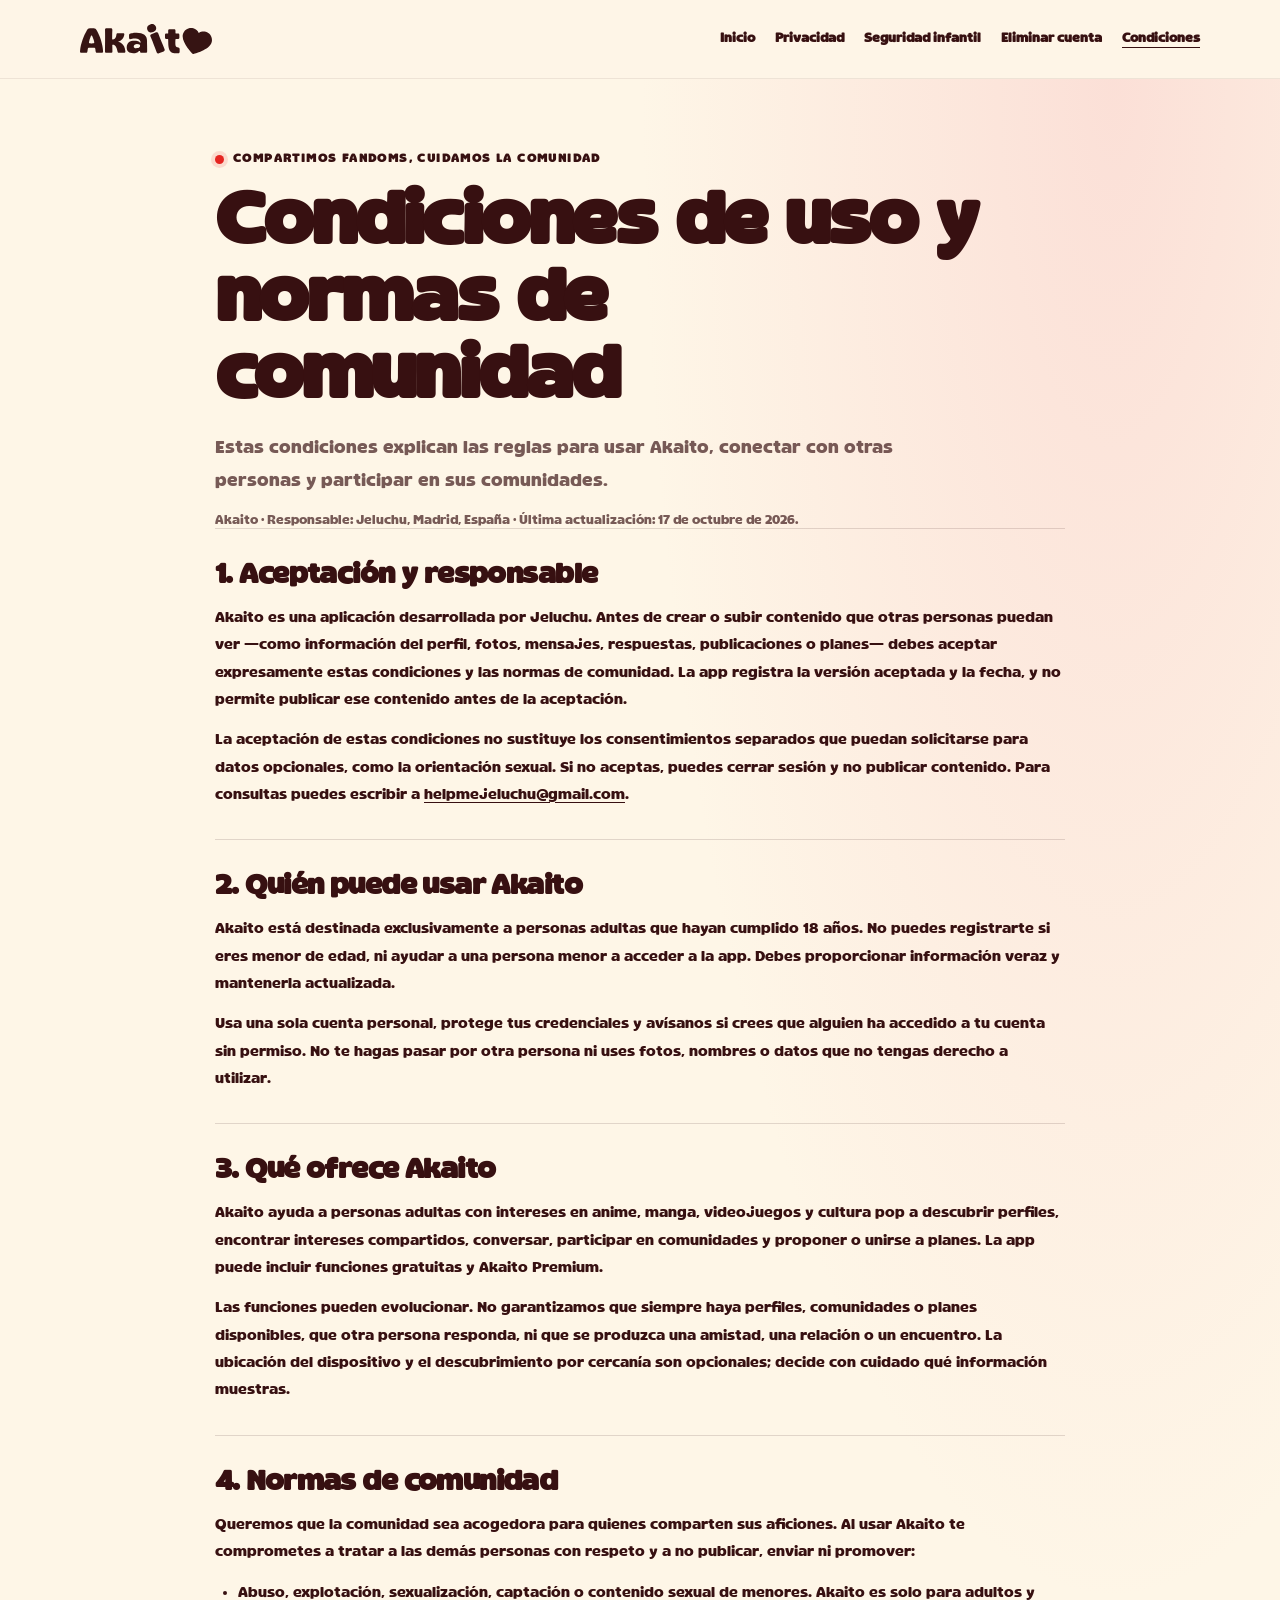
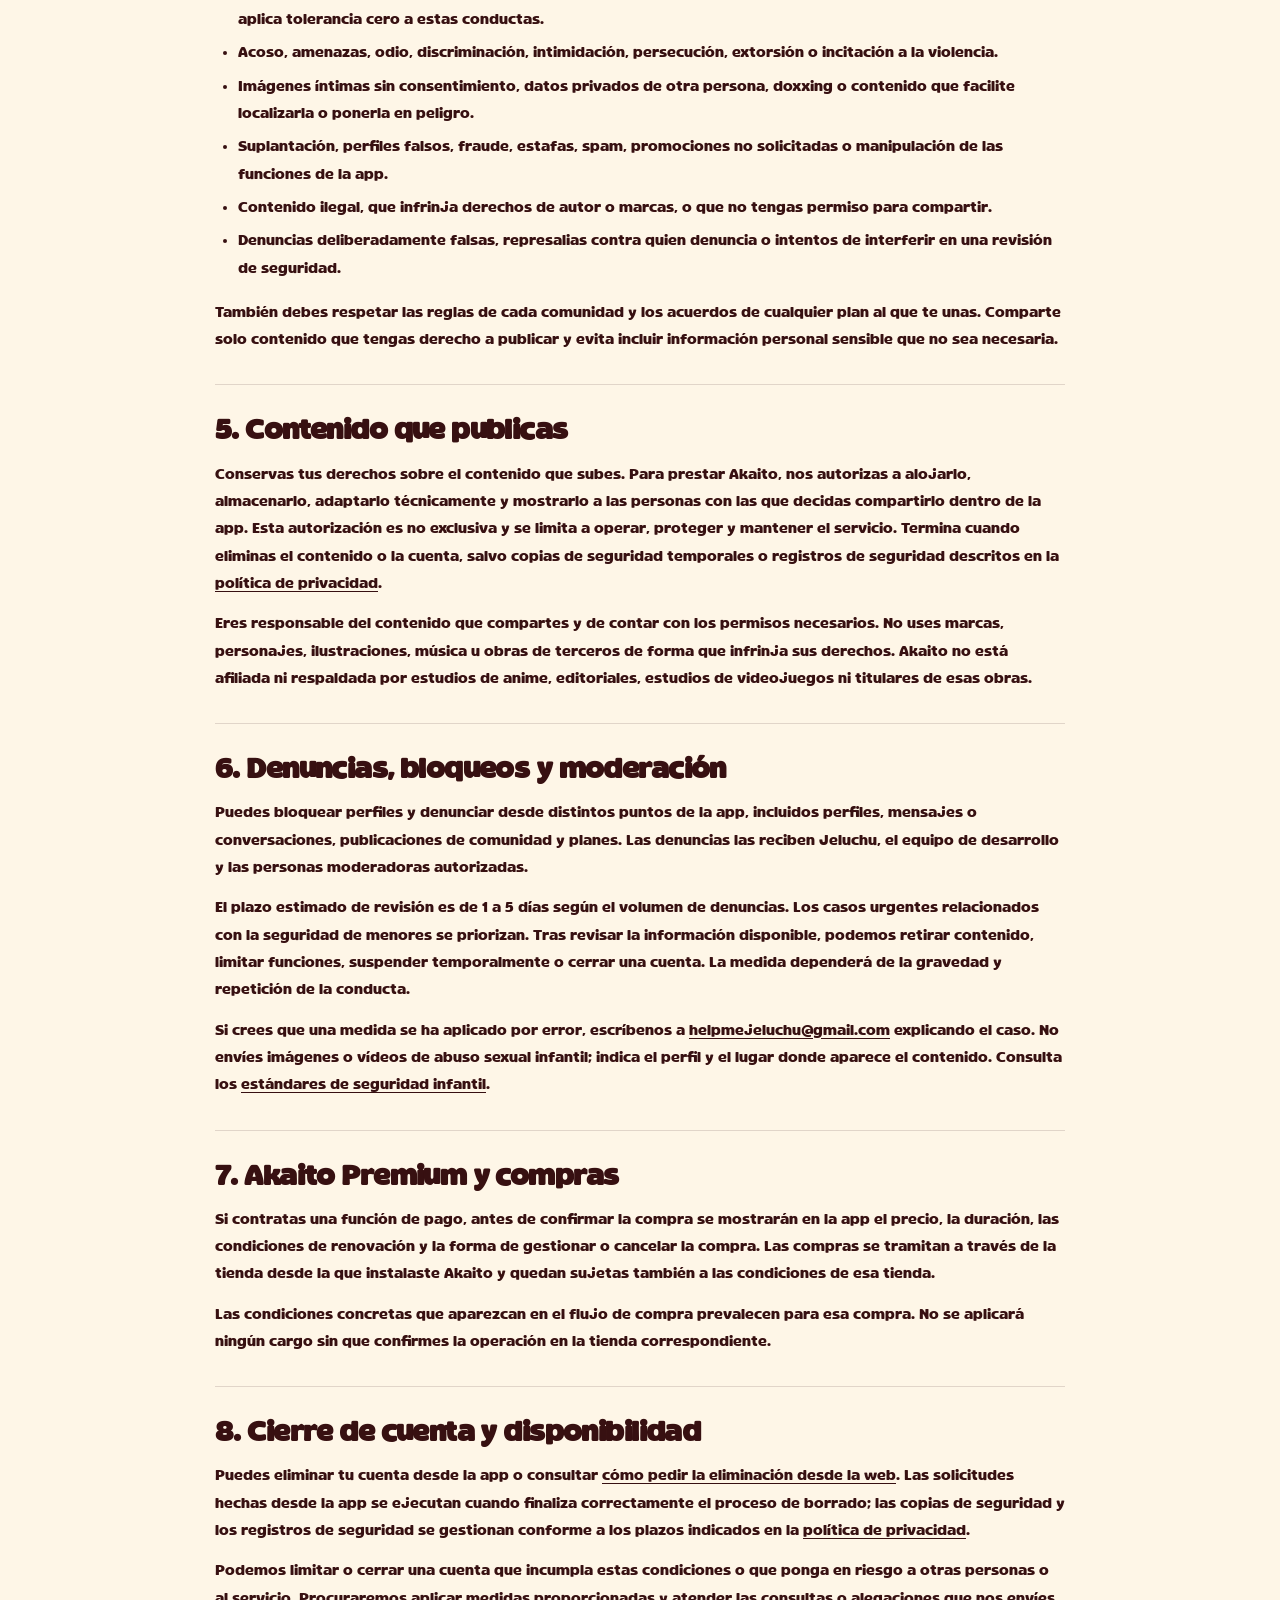
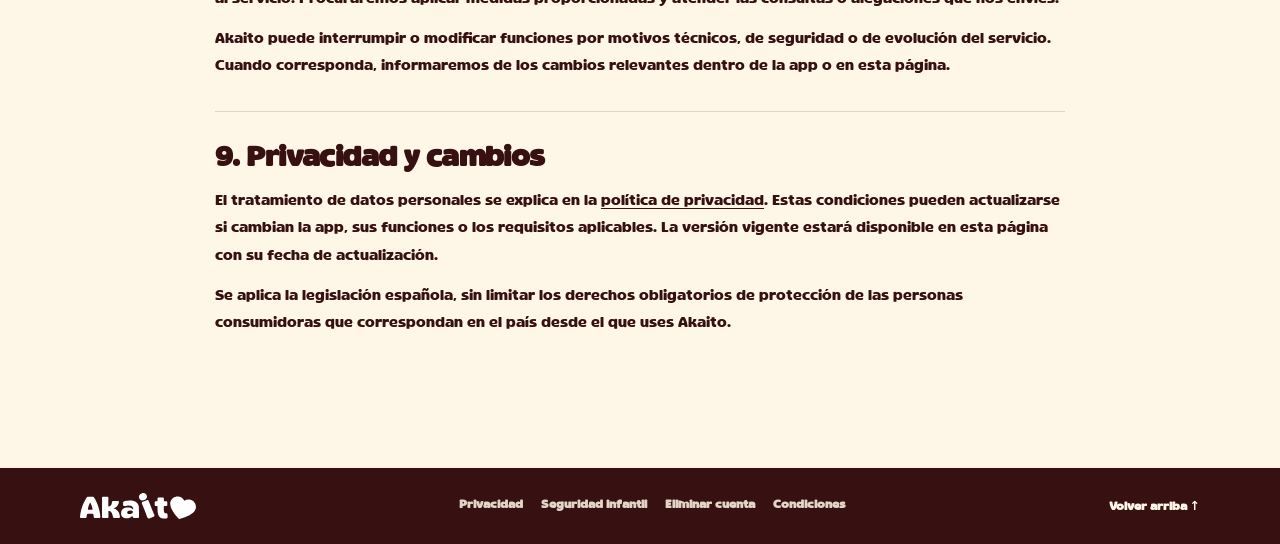
<file: terms.html>
<!doctype html>
<html lang="es">
<head>
  <meta charset="utf-8">
  <meta name="viewport" content="width=device-width, initial-scale=1">
  <meta name="theme-color" content="#FEF6E7">
  <meta name="description" content="Condiciones de uso y normas de comunidad de Akaito.">
  <link rel="canonical" href="https://akaito.jeluchu.com/terms.html">
  <title>Condiciones de uso y comunidad — Akaito</title>
  <link rel="icon" href="images/favicon.png" type="image/png" sizes="512x512">
  <link rel="stylesheet" href="legal.css">
</head>
<body>
  <a class="legal-skip" href="#contenido">Saltar al contenido</a>
  <header class="legal-header">
    <div class="legal-container legal-header-inner">
      <a class="legal-brand" href="index.html" aria-label="Akaito, inicio"><img src="images/akaito-wordmark.svg" alt=""></a>
      <nav class="legal-nav" aria-label="Información de Akaito">
        <a href="index.html">Inicio</a>
        <a href="privacy-policy.html">Privacidad</a>
        <a href="child-safety.html">Seguridad infantil</a>
        <a href="account-deletion.html">Eliminar cuenta</a>
        <a href="terms.html" aria-current="page">Condiciones</a>
      </nav>
    </div>
  </header>

  <main class="legal-main" id="contenido">
    <div class="legal-container legal-content">
      <span class="legal-eyebrow">Compartimos fandoms, cuidamos la comunidad</span>
      <h1>Condiciones de uso y normas de comunidad</h1>
      <p class="legal-lead">Estas condiciones explican las reglas para usar Akaito, conectar con otras personas y participar en sus comunidades.</p>
      <p class="legal-updated">Akaito · Responsable: Jeluchu, Madrid, España · Última actualización: 17 de octubre de 2026.</p>

      <section class="legal-section" id="aceptacion">
        <h2>1. Aceptación y responsable</h2>
        <p>Akaito es una aplicación desarrollada por Jeluchu. Antes de crear o subir contenido que otras personas puedan ver —como información del perfil, fotos, mensajes, respuestas, publicaciones o planes— debes aceptar expresamente estas condiciones y las normas de comunidad. La app registra la versión aceptada y la fecha, y no permite publicar ese contenido antes de la aceptación.</p>
        <p>La aceptación de estas condiciones no sustituye los consentimientos separados que puedan solicitarse para datos opcionales, como la orientación sexual. Si no aceptas, puedes cerrar sesión y no publicar contenido. Para consultas puedes escribir a <a href="mailto:helpmejeluchu@gmail.com">helpmejeluchu@gmail.com</a>.</p>
      </section>

      <section class="legal-section" id="edad">
        <h2>2. Quién puede usar Akaito</h2>
        <p>Akaito está destinada exclusivamente a personas adultas que hayan cumplido 18 años. No puedes registrarte si eres menor de edad, ni ayudar a una persona menor a acceder a la app. Debes proporcionar información veraz y mantenerla actualizada.</p>
        <p>Usa una sola cuenta personal, protege tus credenciales y avísanos si crees que alguien ha accedido a tu cuenta sin permiso. No te hagas pasar por otra persona ni uses fotos, nombres o datos que no tengas derecho a utilizar.</p>
      </section>

      <section class="legal-section" id="servicio">
        <h2>3. Qué ofrece Akaito</h2>
        <p>Akaito ayuda a personas adultas con intereses en anime, manga, videojuegos y cultura pop a descubrir perfiles, encontrar intereses compartidos, conversar, participar en comunidades y proponer o unirse a planes. La app puede incluir funciones gratuitas y Akaito Premium.</p>
        <p>Las funciones pueden evolucionar. No garantizamos que siempre haya perfiles, comunidades o planes disponibles, que otra persona responda, ni que se produzca una amistad, una relación o un encuentro. La ubicación del dispositivo y el descubrimiento por cercanía son opcionales; decide con cuidado qué información muestras.</p>
      </section>

      <section class="legal-section" id="normas">
        <h2>4. Normas de comunidad</h2>
        <p>Queremos que la comunidad sea acogedora para quienes comparten sus aficiones. Al usar Akaito te comprometes a tratar a las demás personas con respeto y a no publicar, enviar ni promover:</p>
        <ul>
          <li>Abuso, explotación, sexualización, captación o contenido sexual de menores. Akaito es solo para adultos y aplica tolerancia cero a estas conductas.</li>
          <li>Acoso, amenazas, odio, discriminación, intimidación, persecución, extorsión o incitación a la violencia.</li>
          <li>Imágenes íntimas sin consentimiento, datos privados de otra persona, doxxing o contenido que facilite localizarla o ponerla en peligro.</li>
          <li>Suplantación, perfiles falsos, fraude, estafas, spam, promociones no solicitadas o manipulación de las funciones de la app.</li>
          <li>Contenido ilegal, que infrinja derechos de autor o marcas, o que no tengas permiso para compartir.</li>
          <li>Denuncias deliberadamente falsas, represalias contra quien denuncia o intentos de interferir en una revisión de seguridad.</li>
        </ul>
        <p>También debes respetar las reglas de cada comunidad y los acuerdos de cualquier plan al que te unas. Comparte solo contenido que tengas derecho a publicar y evita incluir información personal sensible que no sea necesaria.</p>
      </section>

      <section class="legal-section" id="contenido">
        <h2>5. Contenido que publicas</h2>
        <p>Conservas tus derechos sobre el contenido que subes. Para prestar Akaito, nos autorizas a alojarlo, almacenarlo, adaptarlo técnicamente y mostrarlo a las personas con las que decidas compartirlo dentro de la app. Esta autorización es no exclusiva y se limita a operar, proteger y mantener el servicio. Termina cuando eliminas el contenido o la cuenta, salvo copias de seguridad temporales o registros de seguridad descritos en la <a href="privacy-policy.html">política de privacidad</a>.</p>
        <p>Eres responsable del contenido que compartes y de contar con los permisos necesarios. No uses marcas, personajes, ilustraciones, música u obras de terceros de forma que infrinja sus derechos. Akaito no está afiliada ni respaldada por estudios de anime, editoriales, estudios de videojuegos ni titulares de esas obras.</p>
      </section>

      <section class="legal-section" id="seguridad">
        <h2>6. Denuncias, bloqueos y moderación</h2>
        <p>Puedes bloquear perfiles y denunciar desde distintos puntos de la app, incluidos perfiles, mensajes o conversaciones, publicaciones de comunidad y planes. Las denuncias las reciben Jeluchu, el equipo de desarrollo y las personas moderadoras autorizadas.</p>
        <p>El plazo estimado de revisión es de 1 a 5 días según el volumen de denuncias. Los casos urgentes relacionados con la seguridad de menores se priorizan. Tras revisar la información disponible, podemos retirar contenido, limitar funciones, suspender temporalmente o cerrar una cuenta. La medida dependerá de la gravedad y repetición de la conducta.</p>
        <p>Si crees que una medida se ha aplicado por error, escríbenos a <a href="mailto:helpmejeluchu@gmail.com">helpmejeluchu@gmail.com</a> explicando el caso. No envíes imágenes o vídeos de abuso sexual infantil; indica el perfil y el lugar donde aparece el contenido. Consulta los <a href="child-safety.html">estándares de seguridad infantil</a>.</p>
      </section>

      <section class="legal-section" id="compras">
        <h2>7. Akaito Premium y compras</h2>
        <p>Si contratas una función de pago, antes de confirmar la compra se mostrarán en la app el precio, la duración, las condiciones de renovación y la forma de gestionar o cancelar la compra. Las compras se tramitan a través de la tienda desde la que instalaste Akaito y quedan sujetas también a las condiciones de esa tienda.</p>
        <p>Las condiciones concretas que aparezcan en el flujo de compra prevalecen para esa compra. No se aplicará ningún cargo sin que confirmes la operación en la tienda correspondiente.</p>
      </section>

      <section class="legal-section" id="cuenta">
        <h2>8. Cierre de cuenta y disponibilidad</h2>
        <p>Puedes eliminar tu cuenta desde la app o consultar <a href="account-deletion.html">cómo pedir la eliminación desde la web</a>. Las solicitudes hechas desde la app se ejecutan cuando finaliza correctamente el proceso de borrado; las copias de seguridad y los registros de seguridad se gestionan conforme a los plazos indicados en la <a href="privacy-policy.html">política de privacidad</a>.</p>
        <p>Podemos limitar o cerrar una cuenta que incumpla estas condiciones o que ponga en riesgo a otras personas o al servicio. Procuraremos aplicar medidas proporcionadas y atender las consultas o alegaciones que nos envíes.</p>
        <p>Akaito puede interrumpir o modificar funciones por motivos técnicos, de seguridad o de evolución del servicio. Cuando corresponda, informaremos de los cambios relevantes dentro de la app o en esta página.</p>
      </section>

      <section class="legal-section" id="privacidad">
        <h2>9. Privacidad y cambios</h2>
        <p>El tratamiento de datos personales se explica en la <a href="privacy-policy.html">política de privacidad</a>. Estas condiciones pueden actualizarse si cambian la app, sus funciones o los requisitos aplicables. La versión vigente estará disponible en esta página con su fecha de actualización.</p>
        <p>Se aplica la legislación española, sin limitar los derechos obligatorios de protección de las personas consumidoras que correspondan en el país desde el que uses Akaito.</p>
      </section>
    </div>
  </main>

  <footer class="legal-footer">
    <div class="legal-container legal-footer-inner">
      <a class="legal-footer-brand" href="index.html"><img src="images/akaito-wordmark.svg" alt="Akaito"></a>
      <nav class="legal-footer-nav" aria-label="Información legal">
        <a href="privacy-policy.html">Privacidad</a>
        <a href="child-safety.html">Seguridad infantil</a>
        <a href="account-deletion.html">Eliminar cuenta</a>
        <a href="terms.html" aria-current="page">Condiciones</a>
      </nav>
      <a class="legal-footer-top" href="#contenido">Volver arriba ↑</a>
    </div>
  </footer>
</body>
</html>
</file>
<file: legal.css>
@font-face {
  font-family: "Gogia";
  src: url("branding/fonts/Gogia.ttf") format("truetype");
  font-style: normal;
  font-weight: 400;
  font-display: swap;
}

:root {
  color-scheme: light;
  --red: #E52521;
  --red-dark: #371011;
  --wine: #371011;
  --pink: #F7BBBD;
  --cream: #FEF6E7;
  --cream-light: #FEF6E7;
  --paper: #FEF6E7;
  --charcoal: #371011;
  --deep: #371011;
  --muted: rgba(55,16,17,.68);
  --accent-cool: #E52521;
  --accent-warm: #F7BBBD;
  --line: rgba(55,16,17,.14);
  --display: "Gogia", system-ui, sans-serif;
  --body: "Gogia", system-ui, sans-serif;
  --width: 1120px;
}

*, *::before, *::after { box-sizing: border-box; }
html { scroll-behavior: smooth; scroll-padding-top: 92px; }
body { margin: 0; background: var(--paper); color: var(--charcoal); font-family: var(--body); -webkit-font-smoothing: antialiased; text-rendering: optimizeLegibility; }
a { color: var(--wine); text-underline-offset: 3px; }
a:hover { color: var(--wine); }
:focus-visible { outline: 3px solid var(--red); outline-offset: 4px; }
.legal-container { width: calc(100% - 48px); max-width: 1120px; max-width: var(--width); margin-left: auto; margin-right: auto; margin-inline: auto; }
.legal-skip { position: fixed; z-index: 20; top: 12px; left: 12px; padding: 12px 16px; transform: translateY(-150%); border-radius: 999px; background: var(--charcoal); color: white; font-weight: 700; }
.legal-skip:focus { transform: translateY(0); }

.legal-header { border-bottom: 1px solid rgba(55,16,17,.08); background: rgba(254,246,231,.94); }
.legal-header-inner { display: flex; min-height: 78px; align-items: center; justify-content: space-between; gap: 24px; }
.legal-brand { display: inline-flex; flex: 0 0 auto; align-items: center; text-decoration: none; }
.legal-brand img { width: 132px; height: auto; border-radius: 0; }
.legal-nav { display: flex; flex-wrap: wrap; align-items: center; justify-content: flex-end; gap: 6px 20px; }
.legal-nav a { color: var(--wine); font-size: .82rem; font-weight: 680; text-decoration: none; }
.legal-nav a:hover, .legal-nav a[aria-current="page"] { color: var(--red-dark); text-decoration: underline; text-underline-offset: 5px; }

.legal-main { min-height: 70vh; padding: 72px 0 100px; background: radial-gradient(ellipse at 87% 0%, rgba(247,187,189,.38), transparent 30%); }
.legal-content { width: 100%; max-width: 850px; margin-left: auto; margin-right: auto; margin-inline: auto; }
.legal-eyebrow { display: inline-flex; align-items: center; gap: 9px; color: var(--red-dark); font-size: .73rem; font-weight: 800; letter-spacing: .12em; line-height: 1.3; text-transform: uppercase; }
.legal-eyebrow::before { width: 9px; height: 9px; border-radius: 50%; background: var(--red); content: ""; box-shadow: 0 0 0 4px rgba(229,37,33,.13); }
.legal-content h1, .legal-content h2, .legal-content h3 { font-family: var(--display); }
.legal-content h1 { max-width: 780px; margin: 18px 0 16px; font-size: clamp(2.7rem, 7vw, 4.9rem); font-weight: 850; letter-spacing: -.025em; line-height: .98; }
.legal-lead { max-width: 740px; margin: 0; color: var(--muted); font-size: clamp(1rem, 1.6vw, 1.15rem); line-height: 1.75; }
.legal-updated { margin: 16px 0 0; color: var(--muted); font-size: .83rem; }
.legal-toc { margin: 28px 0 38px; padding: 23px 25px; border: 1px solid var(--line); border-radius: 20px; background: white; }
.legal-toc h2 { margin: 0 0 12px; font-size: 1.15rem; letter-spacing: -.015em; }
.legal-toc ol { display: grid; grid-template-columns: repeat(2, minmax(0, 1fr)); gap: 9px 26px; margin: 0; padding-left: 22px; color: var(--red-dark); }
.legal-toc li { padding-left: 2px; line-height: 1.45; }
.legal-toc a { color: var(--wine); font-size: .88rem; font-weight: 620; }
.legal-section { margin: 0; padding: 30px 0; border-top: 1px solid var(--line); scroll-margin-top: 24px; }
.legal-section h2 { margin: 0 0 13px; font-size: clamp(1.45rem, 3vw, 1.8rem); font-weight: 820; letter-spacing: -.02em; line-height: 1.15; }
.legal-section h3 { margin: 21px 0 8px; font-size: 1.1rem; font-weight: 790; letter-spacing: -.01em; }
.legal-section p, .legal-section li { color: var(--wine); font-size: .96rem; line-height: 1.78; }
.legal-section p { margin: 0 0 13px; }
.legal-section p:last-child { margin-bottom: 0; }
.legal-section ul, .legal-section ol { margin: 9px 0 17px; padding-left: 23px; }
.legal-section li + li { margin-top: 6px; }
.legal-grid { display: grid; grid-template-columns: repeat(2, minmax(0, 1fr)); gap: 14px; margin: 18px 0 0; }
.legal-card { padding: 19px 20px; border: 1px solid var(--line); border-radius: 17px; background: white; }
.legal-card h3 { margin: 0 0 7px; font-size: 1.04rem; }
.legal-card p, .legal-card li { margin-bottom: 0; color: var(--muted); font-size: .89rem; line-height: 1.65; }
.legal-card p + p { margin-top: 10px; }
.legal-callout { margin: 19px 0; padding: 18px 20px; border-radius: 16px; background: rgba(247,187,189,.32); color: var(--wine); font-size: .92rem; line-height: 1.7; }
.legal-callout p:last-child { margin-bottom: 0; }
.contact-card { display: flex; flex-wrap: wrap; align-items: center; justify-content: space-between; gap: 13px; margin: 18px 0; padding: 21px 23px; border: 1px solid rgba(229,37,33,.2); border-radius: 18px; background: rgba(247,187,189,.25); }
.contact-card p { margin: 0; color: var(--wine); font-size: .92rem; line-height: 1.6; }
.contact-card a { font-weight: 750; overflow-wrap: anywhere; }
.legal-button { display: inline-flex; min-height: 48px; align-items: center; justify-content: center; gap: 9px; padding: 0 18px; border-radius: 999px; background: var(--red); color: white; font-size: .89rem; font-weight: 750; text-decoration: none; transition: transform .2s ease, background .2s ease; }
.legal-button:hover { transform: translateY(-2px); background: var(--red-dark); color: white; }
.legal-footer { padding: 25px 0; background: var(--charcoal); color: rgba(254,246,231,.78); }
.legal-footer-inner { display: flex; flex-wrap: wrap; align-items: center; justify-content: space-between; gap: 18px; }
.legal-footer-brand { display: inline-flex; align-items: center; text-decoration: none; }
.legal-footer-brand img { width: 116px; height: auto; border-radius: 0; filter: brightness(0) invert(1); }
.legal-footer-nav { display: flex; flex-wrap: wrap; gap: 8px 18px; }
.legal-footer-nav a { color: rgba(254,246,231,.86); font-size: .78rem; font-weight: 640; text-decoration: none; }
.legal-footer-nav a:hover { color: var(--cream); text-decoration: underline; text-underline-offset: 4px; }
.legal-footer-top { color: var(--cream); font-size: .78rem; font-weight: 720; text-decoration: none; }

@media (max-width: 760px) {
  html { scroll-padding-top: 24px; }
  .legal-container { width: calc(100% - 36px); max-width: 650px; }
  .legal-header-inner { min-height: 72px; align-items: flex-start; flex-direction: column; justify-content: center; gap: 9px; padding-block: 13px; }
  .legal-brand img { width: 118px; }
  .legal-nav { justify-content: flex-start; gap: 7px 16px; }
  .legal-nav a { font-size: .78rem; }
  .legal-main { padding: 48px 0 72px; }
  .legal-toc ol { grid-template-columns: 1fr; gap: 8px; }
  .legal-grid { grid-template-columns: 1fr; }
  .legal-footer-inner { align-items: flex-start; flex-direction: column; gap: 15px; }
}
@media (max-width: 430px) {
  .legal-container { width: calc(100% - 30px); max-width: 650px; }
  .legal-content h1 { font-size: clamp(2.55rem, 13vw, 3.35rem); }
  .legal-toc { padding: 19px 18px; }
  .legal-section { padding: 25px 0; }
  .contact-card { align-items: flex-start; flex-direction: column; padding: 18px; }
}
@media (prefers-reduced-motion: reduce) {
  *, *::before, *::after { scroll-behavior: auto !important; transition-duration: .01ms !important; }
}
</file>
<file: coming-soon.css>
@font-face {
  font-family: "Gogia";
  src: url("branding/fonts/Gogia.ttf") format("truetype");
  font-style: normal;
  font-weight: 400;
  font-display: swap;
}

:root {
  color-scheme: dark;
  --brand-red: #DA2625;
  --warm-cream: #FEDDAA;
  --profile-card-red: #913735;
  --profile-accent-red: #B84743;
  --profile-background: #CB4C46;
  --profile-dark-red: #3C0000;
  --profile-cream: #FFF5E5;
  --telegram-blue: #168AC1;
  --display: "Gogia", system-ui, sans-serif;
  --body: "Gogia", system-ui, sans-serif;
}

*, *::before, *::after { box-sizing: border-box; }
html { min-width: 320px; scroll-behavior: smooth; }
body {
  min-height: 100vh;
  margin: 0;
  isolation: isolate;
  overflow-x: hidden;
  background:
    radial-gradient(ellipse at 82% 38%, rgba(254,221,170,.15), transparent 36%),
    radial-gradient(ellipse at 8% 92%, rgba(60,0,0,.22), transparent 38%),
    var(--profile-background);
  color: var(--profile-cream);
  font-family: var(--body);
  -webkit-font-smoothing: antialiased;
  text-rendering: optimizeLegibility;
}
body::before {
  position: fixed;
  z-index: 0;
  inset: 0;
  background-image: radial-gradient(rgba(255,245,229,.12) .8px, transparent .8px);
  background-size: 28px 28px;
  content: "";
  mask-image: linear-gradient(90deg, transparent 30%, black 100%);
  opacity: .34;
  pointer-events: none;
}
button, a { font: inherit; }
a { color: inherit; }
:focus-visible { outline: 3px solid var(--warm-cream); outline-offset: 4px; }
.skip-link {
  position: fixed;
  z-index: 10;
  top: 12px;
  left: 12px;
  padding: 12px 16px;
  transform: translateY(-150%);
  border-radius: 999px;
  background: var(--profile-dark-red);
  color: var(--profile-cream);
  font-weight: 700;
}
.skip-link:focus { transform: translateY(0); }
.shell { width: min(1160px, calc(100% - 56px)); margin-inline: auto; }
.topbar, .hero, .footer { position: relative; z-index: 1; }
.topbar { display: flex; min-height: 92px; align-items: center; justify-content: space-between; gap: 20px; }
.brand {
  display: inline-flex;
  align-items: center;
  gap: 10px;
  color: var(--profile-cream);
  font-family: var(--display);
  font-size: 1.45rem;
  font-weight: 850;
  letter-spacing: -.06em;
  text-decoration: none;
}
.brand img { width: min(132px, 38vw); height: auto; filter: brightness(0) invert(1); }
.launch-badge {
  display: inline-flex;
  align-items: center;
  gap: 9px;
  padding: 10px 14px;
  border: 1px solid rgba(255,245,229,.18);
  border-radius: 999px;
  background: var(--profile-dark-red);
  color: var(--profile-cream);
  font-size: .7rem;
  font-weight: 820;
  letter-spacing: .1em;
  text-transform: uppercase;
}
.launch-badge::before {
  width: 8px;
  height: 8px;
  border-radius: 50%;
  background: var(--warm-cream);
  content: "";
  box-shadow: 0 0 0 4px rgba(254,221,170,.14);
  animation: pulse 2.4s ease-in-out infinite;
}
.hero {
  display: grid;
  min-height: min(760px, calc(100svh - 152px));
  grid-template-columns: minmax(0, 1.04fr) minmax(360px, .96fr);
  align-items: center;
  gap: clamp(28px, 4vw, 58px);
  padding: 28px 0 70px;
}
.hero-copy {
  position: relative;
  z-index: 1;
  padding: clamp(22px, 2.5vw, 34px);
  border: 2px solid rgba(60,0,0,.9);
  border-radius: clamp(26px, 3vw, 38px);
  background: linear-gradient(145deg, rgba(60,0,0,.98), rgba(73,8,7,.97));
  box-shadow: 0 22px 48px rgba(60,0,0,.18);
}
.eyebrow {
  display: inline-flex;
  align-items: center;
  gap: 10px;
  color: var(--warm-cream);
  font-size: .74rem;
  font-weight: 820;
  letter-spacing: .12em;
  line-height: 1.4;
  text-transform: uppercase;
}
.eyebrow::before {
  width: 9px;
  height: 9px;
  flex: 0 0 auto;
  border-radius: 50%;
  background: var(--brand-red);
  content: "";
  box-shadow: 0 0 0 4px rgba(218,38,37,.18);
}
h1 {
  max-width: 720px;
  margin: 23px 0 22px;
  font-family: var(--display);
  font-size: clamp(2.8rem, 4.6vw, 4.7rem);
  font-weight: 860;
  letter-spacing: -.025em;
  line-height: .98;
}
h1 em {
  color: var(--warm-cream);
  font-style: normal;
  text-decoration: underline;
  text-decoration-color: var(--profile-accent-red);
  text-decoration-thickness: .08em;
  text-underline-offset: .12em;
}
.intro {
  max-width: 560px;
  margin: 0;
  color: rgba(255,245,229,.86);
  font-size: clamp(1rem, 1.35vw, 1.12rem);
  line-height: 1.8;
}
.fandoms { display: flex; flex-wrap: wrap; gap: 10px; margin: 27px 0 31px; padding: 0; list-style: none; }
.fandoms li {
  display: inline-flex;
  align-items: center;
  gap: 8px;
  padding: 9px 13px;
  border: 1px solid rgba(255,245,229,.2);
  border-radius: 999px;
  background: var(--profile-card-red);
  color: var(--profile-cream);
  font-size: .82rem;
  font-weight: 710;
}
.fandoms li::before {
  width: 7px;
  height: 7px;
  border-radius: 50%;
  background: var(--tag-color, var(--warm-cream));
  content: "";
}
.fandoms li:nth-child(2) { --tag-color: var(--brand-red); }
.fandoms li:nth-child(3) { --tag-color: var(--warm-cream); }
.share-button {
  display: inline-flex;
  min-height: 54px;
  align-items: center;
  justify-content: center;
  gap: 11px;
  padding: 0 22px;
  border: 2px solid var(--profile-dark-red);
  border-radius: 999px;
  background: var(--profile-cream);
  box-shadow: 0 12px 25px rgba(0,0,0,.16);
  color: var(--profile-dark-red);
  cursor: pointer;
  font-size: .92rem;
  font-weight: 760;
  transition: transform .2s ease, background .2s ease, box-shadow .2s ease;
}
.share-button:hover {
  transform: translateY(-3px);
  background: var(--warm-cream);
  box-shadow: 0 16px 28px rgba(0,0,0,.24);
}
.share-button svg { width: 19px; height: 19px; }
.share-status { min-height: 24px; margin: 11px 0 0; color: rgba(255,245,229,.8); font-size: .79rem; }
.art {
  position: relative;
  display: grid;
  width: min(100%, 530px);
  aspect-ratio: 1;
  place-items: center;
  justify-self: center;
  isolation: isolate;
  overflow: hidden;
  border: 2px solid rgba(60,0,0,.94);
  border-radius: clamp(30px, 4vw, 48px);
  background: linear-gradient(155deg, var(--profile-dark-red), #4A0908 78%);
  box-shadow: 0 22px 48px rgba(60,0,0,.2);
}
.art::before {
  position: absolute;
  z-index: -1;
  inset: 10%;
  border-radius: 50%;
  background: radial-gradient(circle, rgba(184,71,67,.38), rgba(254,221,170,.09) 48%, transparent 73%);
  content: "";
  filter: blur(15px);
}
.orbit { position: absolute; border: 1px solid rgba(255,245,229,.22); border-radius: 50%; }
.orbit.outer { inset: 7%; transform: rotate(-24deg); border-style: dashed; animation: orbit-spin 55s linear infinite; }
.orbit.middle { inset: 20%; transform: rotate(24deg); border-color: rgba(184,71,67,.56); animation: orbit-spin 38s linear infinite reverse; }
.orbit.inner { inset: 32%; border-color: rgba(254,221,170,.26); }
.orbit-dot {
  position: absolute;
  width: 14px;
  height: 14px;
  border: 3px solid var(--profile-dark-red);
  border-radius: 50%;
  background: var(--warm-cream);
  box-shadow: 0 2px 10px rgba(0,0,0,.3);
}
.orbit.outer .orbit-dot { top: 12%; right: 18%; }
.orbit.middle .orbit-dot { bottom: 15%; left: 15%; width: 11px; height: 11px; background: var(--brand-red); }
.heart-illustration {
  position: relative;
  z-index: 1;
  width: 92%;
  overflow: visible;
  filter: drop-shadow(0 19px 28px rgba(0,0,0,.34));
  animation: heart-float 6s ease-in-out infinite;
}
.heart-halo { transform-origin: center; animation: halo-breathe 5s ease-in-out infinite; }
.heart-shape { fill: url(#heart-fill); stroke: rgba(255,245,229,.95); stroke-width: 4; stroke-linejoin: round; }
.heart-highlight { fill: none; stroke: rgba(255,255,255,.76); stroke-linecap: round; stroke-width: 5; }
.fate-thread {
  fill: none;
  stroke: url(#thread-fill);
  stroke-linecap: round;
  stroke-linejoin: round;
  stroke-width: 7;
  filter: drop-shadow(0 2px 2px rgba(60,0,0,.42));
  stroke-dasharray: 1000;
  stroke-dashoffset: 1000;
  animation: thread-draw 3.5s cubic-bezier(.22,.72,.2,1) forwards;
}
.fate-thread-front { animation-delay: .55s; }
.fate-glint { fill: none; stroke: rgba(255,245,229,.86); stroke-linecap: round; stroke-width: 2.5; stroke-dasharray: 0 1000; animation: thread-glint 10s linear 4.2s infinite; }
.thread-tip { fill: var(--brand-red); stroke: var(--profile-cream); stroke-width: 4; }
.art-tag {
  position: absolute;
  display: inline-flex;
  align-items: center;
  gap: 8px;
  padding: 11px 15px;
  border: 1px solid rgba(255,245,229,.22);
  border-radius: 999px;
  background: rgba(145,55,53,.94);
  box-shadow: 0 12px 30px rgba(0,0,0,.24);
  color: var(--profile-cream);
  font-size: .82rem;
  font-weight: 750;
  backdrop-filter: blur(10px);
  animation: tag-float 5s ease-in-out infinite;
}
.art-tag::before { width: 8px; height: 8px; border-radius: 50%; background: var(--tag-color, var(--warm-cream)); content: ""; }
.art-tag.one { top: 16%; left: 4%; --tag-color: var(--brand-red); animation-delay: -.8s; }
.art-tag.two { top: 44%; right: 0; --tag-color: var(--warm-cream); animation-delay: -2.2s; }
.art-tag.three { bottom: 13%; left: 8%; --tag-color: var(--profile-cream); animation-delay: -3.6s; }
.microcopy { display: flex; align-items: center; gap: 10px; margin-top: 18px; color: rgba(255,245,229,.78); font-size: .76rem; font-weight: 600; }
.microcopy span { display: inline-block; width: 24px; height: 1px; background: var(--profile-accent-red); }
.social-block { margin-top: 19px; }
.social-title { display: block; margin-bottom: 9px; color: rgba(255,245,229,.84); font-size: .74rem; font-weight: 760; }
.social-links { display: flex; flex-wrap: wrap; gap: 8px; }
.social-link {
  display: inline-flex;
  min-height: 39px;
  align-items: center;
  gap: 8px;
  padding: 5px 11px 5px 6px;
  border: 1px solid rgba(255,245,229,.2);
  border-radius: 999px;
  background: var(--profile-card-red);
  color: var(--profile-cream);
  font-size: .72rem;
  font-weight: 690;
  text-decoration: none;
  transition: transform .2s ease, box-shadow .2s ease, border-color .2s ease;
}
.social-link:hover { transform: translateY(-2px); border-color: var(--warm-cream); box-shadow: 0 7px 17px rgba(0,0,0,.22); }
.social-icon { display: grid; width: 27px; height: 27px; flex: 0 0 auto; place-items: center; border-radius: 50%; background: var(--profile-dark-red); color: var(--profile-cream); }
.social-icon svg { width: 15px; height: 15px; }
.x-social .social-icon { background: #1F1D1D; }
.telegram .social-icon { background: var(--telegram-blue); }
.footer {
  display: flex;
  min-height: 68px;
  align-items: center;
  justify-content: space-between;
  gap: 22px;
  border-top: 1px solid rgba(60,0,0,.3);
  color: rgba(255,245,229,.82);
}
.footer p { margin: 0; font-size: .73rem; }
.footer-nav { display: flex; flex-wrap: wrap; gap: 8px 18px; }
.footer-nav a { color: var(--profile-cream); font-size: .75rem; font-weight: 640; text-decoration: none; }
.footer-nav a:hover { color: var(--warm-cream); text-decoration: underline; text-underline-offset: 4px; }

@keyframes pulse { 0%,100% { box-shadow: 0 0 0 4px rgba(254,221,170,.14); } 50% { box-shadow: 0 0 0 7px rgba(254,221,170,.04); } }
@keyframes orbit-spin { to { rotate: 1turn; } }
@keyframes tag-float { 0%,100% { translate: 0 0; } 50% { translate: 0 -9px; } }
@keyframes heart-float { 0%,100% { translate: 0 0; } 50% { translate: 0 -7px; } }
@keyframes halo-breathe { 0%,100% { opacity: .72; scale: .96; } 50% { opacity: 1; scale: 1.04; } }
@keyframes thread-draw { to { stroke-dashoffset: 0; } }
@keyframes thread-glint { 0% { stroke-dasharray: 0 1000; stroke-dashoffset: 0; } 10% { stroke-dasharray: 30 970; } 100% { stroke-dasharray: 30 970; stroke-dashoffset: -1000; } }

@media (max-width: 920px) {
  .shell { width: min(700px, calc(100% - 44px)); }
  .hero { min-height: unset; grid-template-columns: 1fr; gap: 24px; padding: 42px 0 50px; }
  .hero-copy { max-width: 680px; }
  .art { width: min(82vw, 490px); }
  .footer { flex-wrap: wrap; padding: 19px 0; }
}
@media (max-width: 560px) {
  .shell { width: calc(100% - 34px); }
  .topbar { min-height: 76px; }
  .brand { font-size: 1.3rem; }
  .launch-badge { padding: 9px 11px; font-size: .61rem; }
  .hero { gap: 22px; padding: 26px 0 34px; }
  .hero-copy { padding: 23px 20px; border-radius: 27px; }
  h1 { margin: 18px 0 17px; font-size: clamp(2.45rem, 11vw, 3.4rem); }
  .intro { font-size: .98rem; line-height: 1.72; }
  .fandoms { gap: 8px; margin: 22px 0 25px; }
  .fandoms li { padding: 8px 11px; font-size: .76rem; }
  .share-button { width: 100%; }
  .art { width: min(100%, 410px); margin: 0 auto; border-radius: 30px; }
  .art-tag { padding: 9px 12px; font-size: .73rem; }
  .art-tag.one { top: 12%; left: 1%; }
  .art-tag.two { right: 0; }
  .art-tag.three { bottom: 9%; left: 3%; }
  .footer { align-items: flex-start; flex-direction: column; gap: 13px; }
  .footer-nav { gap: 10px 16px; }
}
@media (prefers-reduced-motion: reduce) {
  *, *::before, *::after { scroll-behavior: auto !important; animation-duration: .01ms !important; animation-iteration-count: 1 !important; transition-duration: .01ms !important; }
}
</file>
